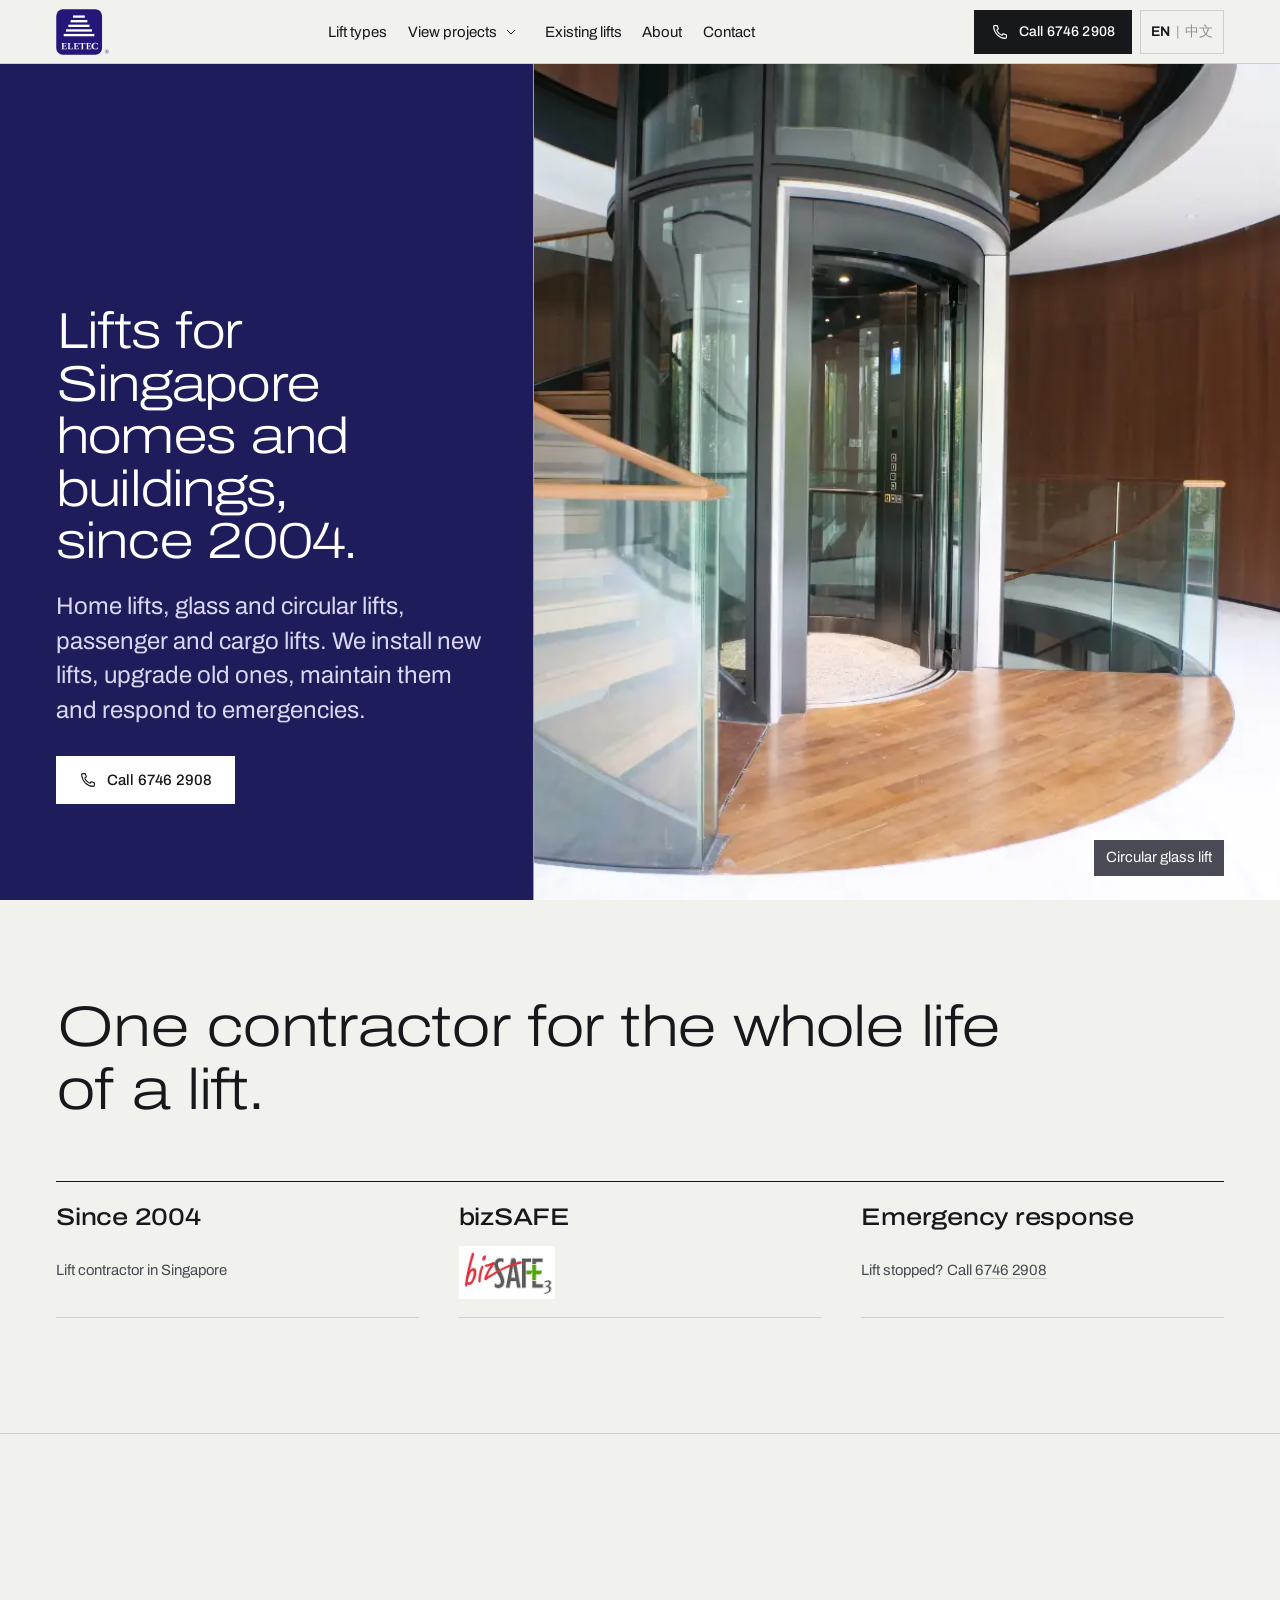
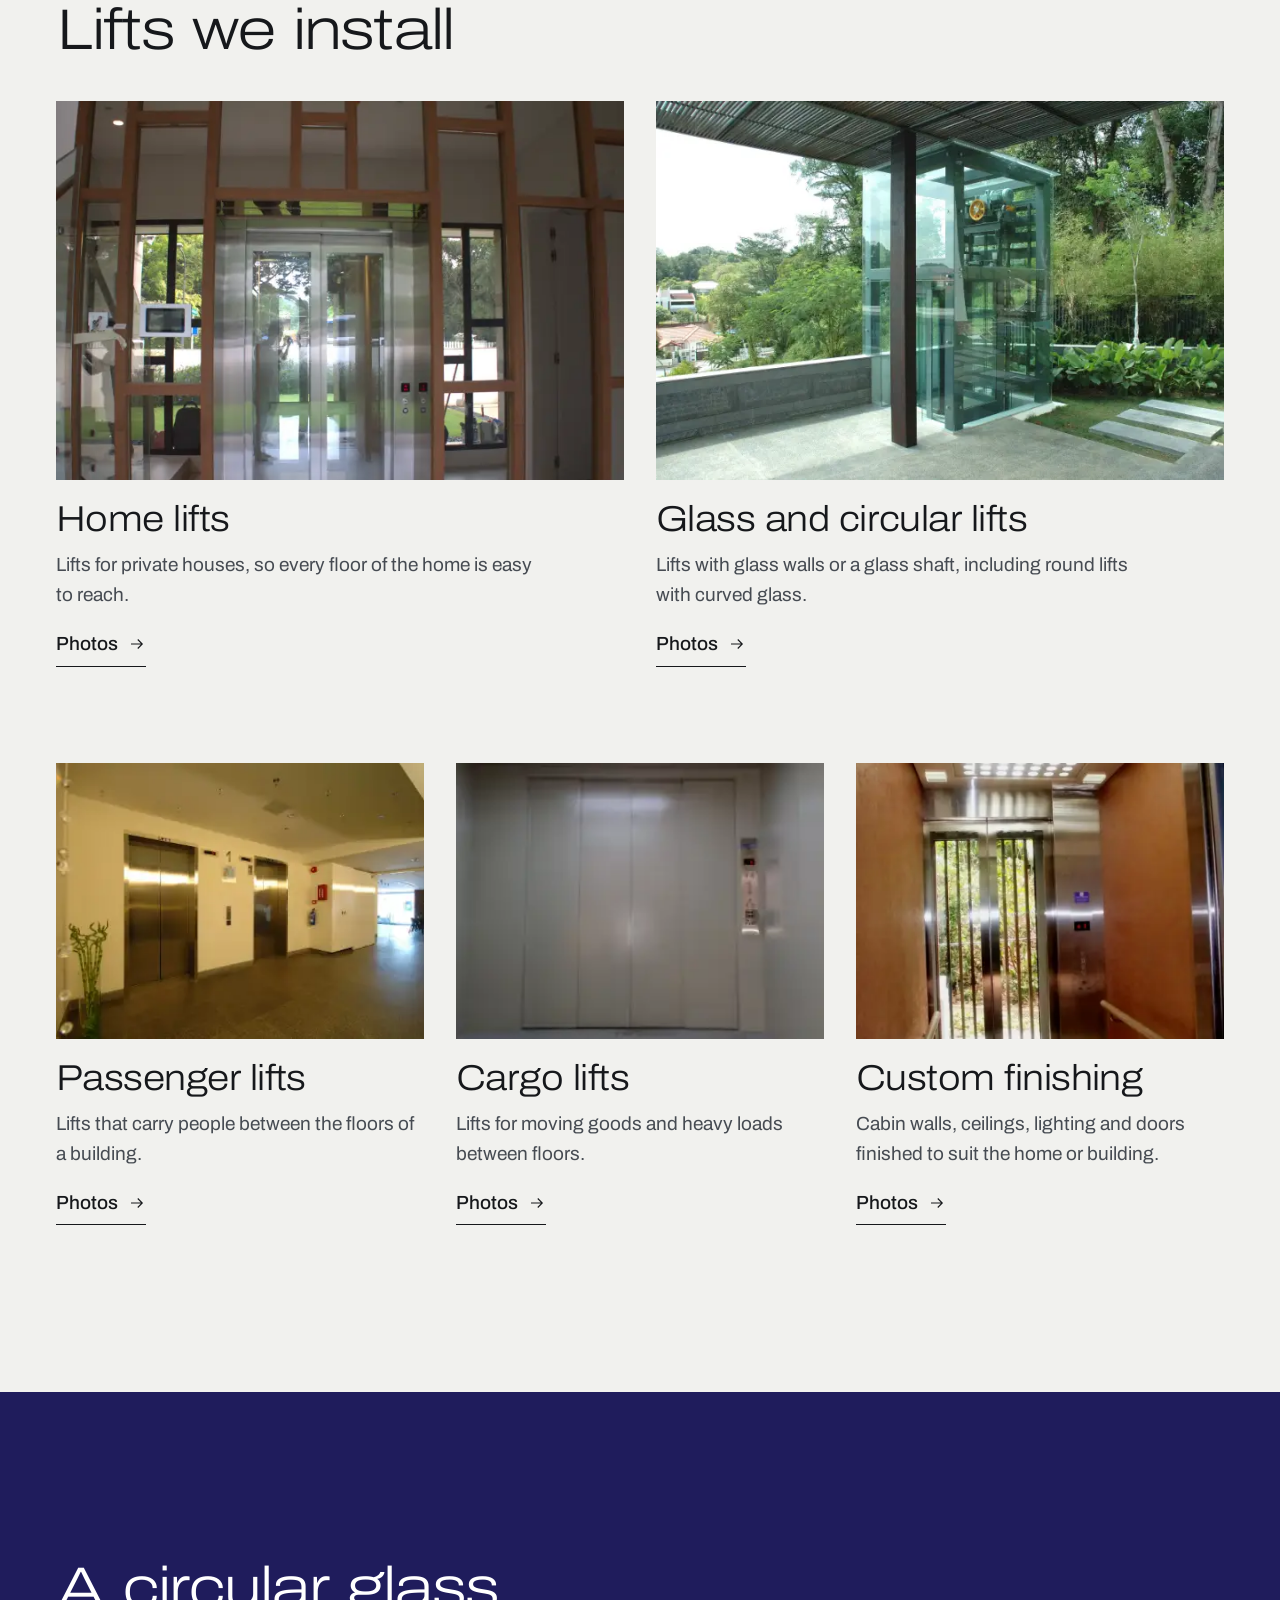
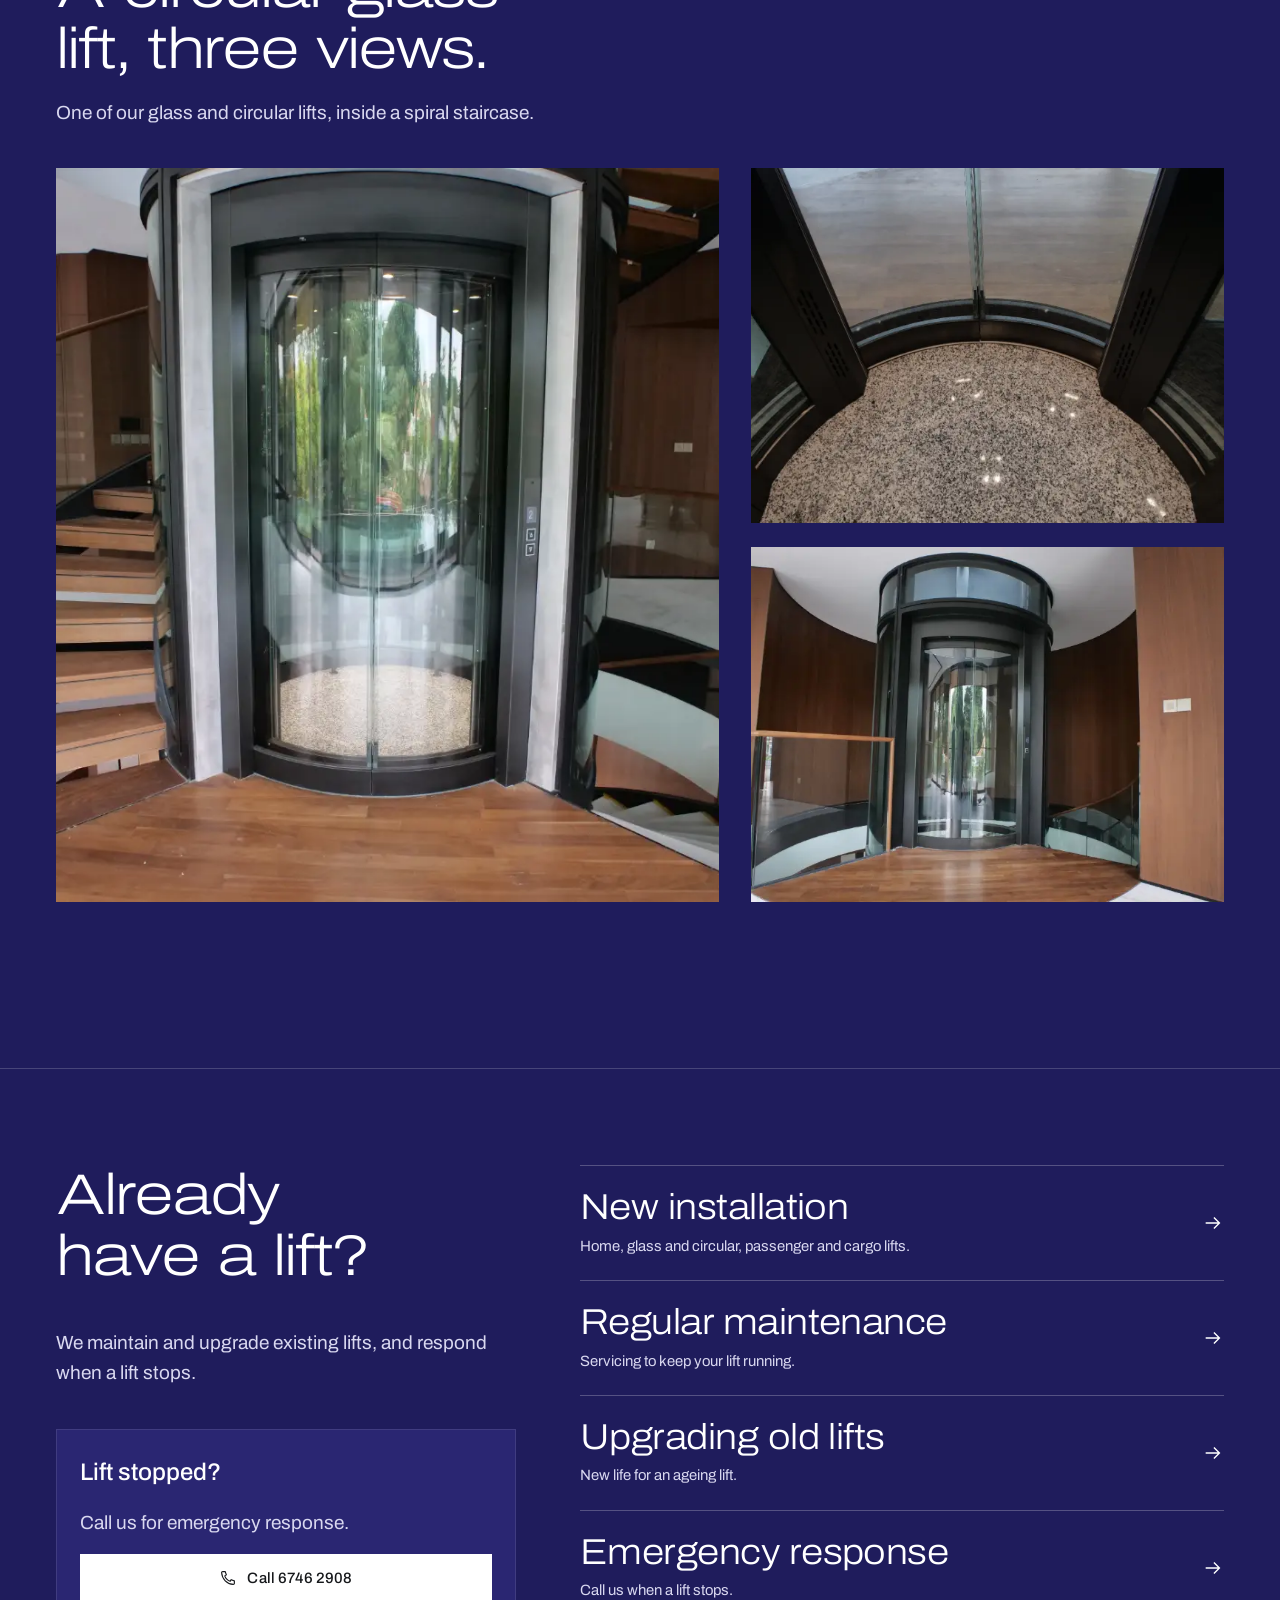
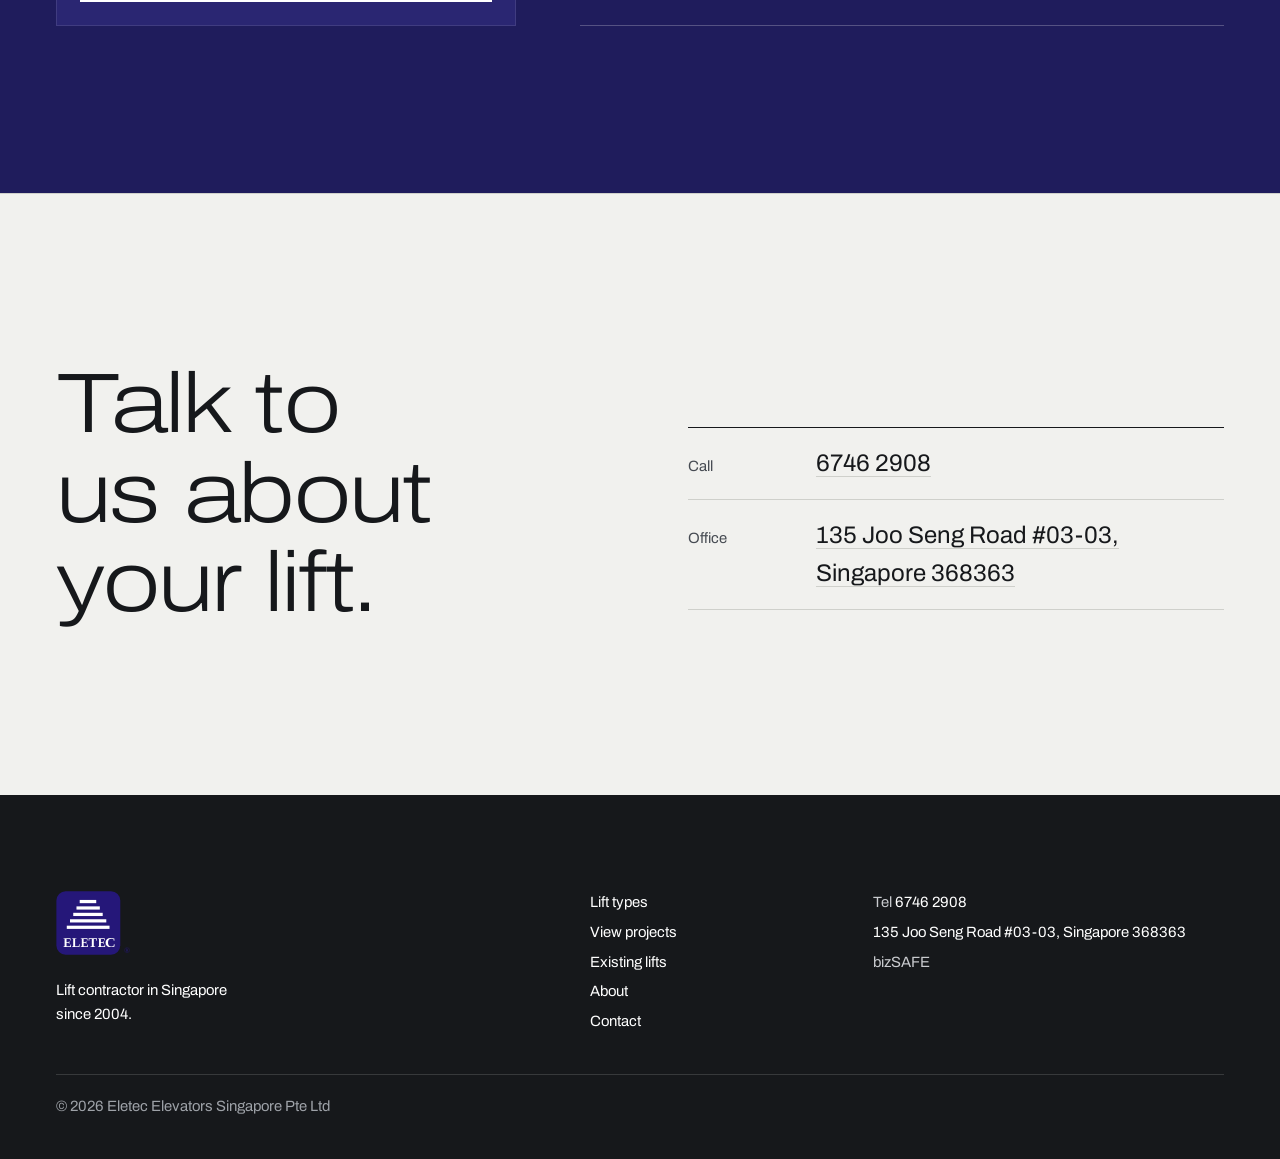
<file: index.html>
<!doctype html>
<html lang="en-SG">
<head>
<meta charset="utf-8">
<meta name="viewport" content="width=device-width, initial-scale=1, viewport-fit=cover">
<title>Eletec Elevators Singapore | Lifts for homes and buildings since 2004</title>
<meta name="description" content="Singapore lift contractor since 2004. Home lifts, glass and circular lifts, passenger and cargo lifts: new installation, upgrading, maintenance and emergency response.">
<meta name="robots" content="noindex, nofollow">
<link rel="canonical" href="https://eletec.com.sg/">
<meta property="og:type" content="website">
<meta property="og:site_name" content="Eletec Elevators Singapore">
<meta property="og:title" content="Eletec Elevators Singapore | Lifts for homes and buildings since 2004">
<meta property="og:description" content="Singapore lift contractor since 2004. Home lifts, glass and circular lifts, passenger and cargo lifts: new installation, upgrading, maintenance and emergency response.">
<meta property="og:image" content="https://eletec.com.sg/img/og-eletec.jpg">
<meta property="og:image:width" content="1200"><meta property="og:image:height" content="630">
<meta name="twitter:card" content="summary_large_image">
<meta name="theme-color" content="#1f1c5c">
<link rel="icon" href="img/eletec-favicon.svg" type="image/svg+xml">
<link rel="apple-touch-icon" href="img/eletec-touch-180.png">
<link rel="preload" href="fonts/archivo-wdth-latin.woff2" as="font" type="font/woff2" crossorigin>
<link rel="preload" as="image" href="img/circular-landing-1080.webp" imagesrcset="img/circular-landing-640.webp 640w, img/circular-landing-1080.webp 1080w, img/circular-landing-1600.webp 1600w, img/circular-landing-2200.webp 2200w, img/circular-landing-2880.webp 2880w" imagesizes="(min-width: 900px) 58vw, 100vw">
<link rel="stylesheet" href="css/site.css?v=1795293241">
<script type="application/ld+json">{"@context":"https://schema.org","@type":"HomeAndConstructionBusiness","name":"Eletec Elevators Singapore Pte Ltd","url":"https://eletec.com.sg/","telephone":"+65 6746 2908","foundingDate":"2004","image":"https://eletec.com.sg/img/og-eletec.jpg","address":{"@type":"PostalAddress","streetAddress":"135 Joo Seng Road #03-03","addressLocality":"Singapore","postalCode":"368363","addressCountry":"SG"},"areaServed":"Singapore","description":"Lift contractor in Singapore since 2004: home lifts, glass and circular lifts, passenger and cargo lifts. New installation, upgrading, maintenance and emergency response."}</script>
<meta name="x-zh-title" content="Eletec Elevators Singapore｜自2004年起为住宅和建筑提供电梯"><meta name="x-zh-description" content="自2004年起的新加坡电梯承包商。家用电梯、玻璃及圆形电梯、客梯和货梯：新电梯安装、翻新、保养和紧急响应。">
<script>try{if(localStorage.getItem('eletec-lang')==='zh'){var h=document.documentElement;h.lang='zh-Hans';var t=document.querySelector('title');t.setAttribute('data-en',t.textContent);t.textContent=document.querySelector('meta[name=x-zh-title]').content;}}catch(e){}</script>
</head>
<body>
<a class="skip" href="#main"><span class="l-en">Skip to content</span><span class="l-zh" lang="zh-Hans">跳到正文</span></a>
<header class="site-header">
  <div class="wrap">
    <a class="brand" href="index.html"><img class="brand__logo" src="img/eletec-logo.svg" width="206" height="179" alt="Eletec home" data-zh-alt="Eletec 首页"></a>
    <nav class="nav" aria-label="Main" data-zh-aria-label="主导航"><ul><li><a href="index.html#types"><span class="l-en">Lift types</span><span class="l-zh" lang="zh-Hans">电梯类型</span></a></li><li class="has-dd"><a href="projects.html"><span class="l-en">View projects</span><span class="l-zh" lang="zh-Hans">查看项目</span></a><button class="dd-btn" type="button" aria-expanded="false" aria-controls="dd-projects" aria-label="Show projects by lift type" data-zh-aria-label="按电梯类型显示项目"><svg viewBox="0 0 24 24" fill="none" stroke="currentColor" stroke-width="1.5" aria-hidden="true"><path d="M6 9l6 6 6-6"/></svg></button><ul class="dd" id="dd-projects"><li><a href="projects.html"><span class="l-en">All projects</span><span class="l-zh" lang="zh-Hans">全部项目</span></a></li><li><a href="projects.html#home"><span class="l-en">Home lifts</span><span class="l-zh" lang="zh-Hans">家用电梯</span></a></li><li><a href="projects.html#glass"><span class="l-en">Glass and circular lifts</span><span class="l-zh" lang="zh-Hans">玻璃及圆形电梯</span></a></li><li><a href="projects.html#passenger"><span class="l-en">Passenger lifts</span><span class="l-zh" lang="zh-Hans">客梯</span></a></li><li><a href="projects.html#cargo"><span class="l-en">Cargo lifts</span><span class="l-zh" lang="zh-Hans">货梯</span></a></li><li><a href="projects.html#custom"><span class="l-en">Custom finishing</span><span class="l-zh" lang="zh-Hans">定制装饰</span></a></li></ul></li><li><a href="existing-lifts.html"><span class="l-en">Existing lifts</span><span class="l-zh" lang="zh-Hans">现有电梯</span></a></li><li><a href="about.html"><span class="l-en">About</span><span class="l-zh" lang="zh-Hans">关于我们</span></a></li><li><a href="contact.html"><span class="l-en">Contact</span><span class="l-zh" lang="zh-Hans">联系我们</span></a></li></ul></nav>
    <div class="header-actions">
      <a class="btn btn--ghost btn--sm header-wa" href="#" data-wa hidden><svg viewBox="0 0 24 24" fill="none" stroke="currentColor" stroke-width="1.5" aria-hidden="true"><path d="M4 20l1.2-4A8.5 8.5 0 1 1 8.3 19Z"/><path d="M9 8.6c0 3.3 2.7 6.4 6.3 6.4l.9-1.6-1.9-.9-.8.8a4.5 4.5 0 0 1-2.4-2.4l.8-.8-.9-1.9Z"/></svg>WhatsApp</a>
      <a class="btn btn--solid btn--sm header-call" href="tel:+6567462908"><svg viewBox="0 0 24 24" fill="none" stroke="currentColor" stroke-width="1.5" aria-hidden="true"><path d="M5 3.5h3.2l1.6 4.3-2.1 1.4a11 11 0 0 0 7.1 7.1l1.4-2.1 4.3 1.6V19a1.5 1.5 0 0 1-1.6 1.5A16.5 16.5 0 0 1 3.5 5.1 1.5 1.5 0 0 1 5 3.5Z"/></svg><span class="l-en">Call 6746 2908</span><span class="l-zh" lang="zh-Hans">致电 6746 2908</span></a>
      <button class="lang-toggle" type="button" data-lang-toggle aria-label="Language / 语言"><span class="lt-en">EN</span><span class="lt-sep" aria-hidden="true">|</span><span class="lt-zh" lang="zh-Hans">中文</span></button>
      <button class="menu-btn" type="button" data-menu-open aria-expanded="false" aria-controls="menu"><i></i><span class="l-en">Menu</span><span class="l-zh" lang="zh-Hans">菜单</span></button>
    </div>
  </div>
</header>
<div class="menu on-dark" id="menu" data-open="false" aria-label="Menu" data-zh-aria-label="菜单">
  <div class="menu__top"><a class="brand" href="index.html"><img class="brand__logo" src="img/eletec-logo.svg" width="206" height="179" alt="Eletec home" data-zh-alt="Eletec 首页"></a><button class="menu-btn" type="button" data-menu-close><span class="l-en">Close</span><span class="l-zh" lang="zh-Hans">关闭</span></button></div>
  <nav aria-label="Menu" data-zh-aria-label="菜单"><ul><li><a class="menu__link" href="index.html"><span class="l-en">Home</span><span class="l-zh" lang="zh-Hans">首页</span><svg viewBox="0 0 24 24" fill="none" stroke="currentColor" stroke-width="1.5" aria-hidden="true"><path d="M4 12h15M13 6l6 6-6 6"/></svg></a></li><li><a class="menu__link" href="index.html#types"><span class="l-en">Lift types</span><span class="l-zh" lang="zh-Hans">电梯类型</span><svg viewBox="0 0 24 24" fill="none" stroke="currentColor" stroke-width="1.5" aria-hidden="true"><path d="M4 12h15M13 6l6 6-6 6"/></svg></a></li><li><a class="menu__link" href="existing-lifts.html"><span class="l-en">Existing lifts</span><span class="l-zh" lang="zh-Hans">现有电梯</span><svg viewBox="0 0 24 24" fill="none" stroke="currentColor" stroke-width="1.5" aria-hidden="true"><path d="M4 12h15M13 6l6 6-6 6"/></svg></a></li><li><a class="menu__link" href="about.html"><span class="l-en">About</span><span class="l-zh" lang="zh-Hans">关于我们</span><svg viewBox="0 0 24 24" fill="none" stroke="currentColor" stroke-width="1.5" aria-hidden="true"><path d="M4 12h15M13 6l6 6-6 6"/></svg></a></li><li><a class="menu__link" href="contact.html"><span class="l-en">Contact</span><span class="l-zh" lang="zh-Hans">联系我们</span><svg viewBox="0 0 24 24" fill="none" stroke="currentColor" stroke-width="1.5" aria-hidden="true"><path d="M4 12h15M13 6l6 6-6 6"/></svg></a></li><li class="menu__acc"><button class="menu__link menu__toggle" type="button" aria-expanded="false" aria-controls="menu-projects" data-acc><span class="l-en">View projects</span><span class="l-zh" lang="zh-Hans">查看项目</span><svg viewBox="0 0 24 24" fill="none" stroke="currentColor" stroke-width="1.5" aria-hidden="true"><path d="M6 9l6 6 6-6"/></svg></button><ul class="menu__subs" id="menu-projects" hidden><li><a class="menu__sub" href="projects.html"><span class="l-en">All projects</span><span class="l-zh" lang="zh-Hans">全部项目</span></a></li><li><a class="menu__sub" href="projects.html#home"><span class="l-en">Home lifts</span><span class="l-zh" lang="zh-Hans">家用电梯</span></a></li><li><a class="menu__sub" href="projects.html#glass"><span class="l-en">Glass and circular lifts</span><span class="l-zh" lang="zh-Hans">玻璃及圆形电梯</span></a></li><li><a class="menu__sub" href="projects.html#passenger"><span class="l-en">Passenger lifts</span><span class="l-zh" lang="zh-Hans">客梯</span></a></li><li><a class="menu__sub" href="projects.html#cargo"><span class="l-en">Cargo lifts</span><span class="l-zh" lang="zh-Hans">货梯</span></a></li><li><a class="menu__sub" href="projects.html#custom"><span class="l-en">Custom finishing</span><span class="l-zh" lang="zh-Hans">定制装饰</span></a></li></ul></li></ul></nav>
  <div class="menu__foot">
    <a class="btn btn--light" href="tel:+6567462908"><svg viewBox="0 0 24 24" fill="none" stroke="currentColor" stroke-width="1.5" aria-hidden="true"><path d="M5 3.5h3.2l1.6 4.3-2.1 1.4a11 11 0 0 0 7.1 7.1l1.4-2.1 4.3 1.6V19a1.5 1.5 0 0 1-1.6 1.5A16.5 16.5 0 0 1 3.5 5.1 1.5 1.5 0 0 1 5 3.5Z"/></svg><span class="l-en">Call 6746 2908</span><span class="l-zh" lang="zh-Hans">致电 6746 2908</span></a>
    <a class="btn btn--ghost" href="#" data-wa hidden><svg viewBox="0 0 24 24" fill="none" stroke="currentColor" stroke-width="1.5" aria-hidden="true"><path d="M4 20l1.2-4A8.5 8.5 0 1 1 8.3 19Z"/><path d="M9 8.6c0 3.3 2.7 6.4 6.3 6.4l.9-1.6-1.9-.9-.8.8a4.5 4.5 0 0 1-2.4-2.4l.8-.8-.9-1.9Z"/></svg>WhatsApp</a>
  </div>
</div>
<main id="main">
<section class="hero" aria-labelledby="hero-title">
  <img src="img/circular-landing-640.webp" srcset="img/circular-landing-400.webp 400w, img/circular-landing-640.webp 640w, img/circular-landing-1080.webp 1080w, img/circular-landing-1600.webp 1600w, img/circular-landing-2200.webp 2200w, img/circular-landing-2880.webp 2880w" sizes="(min-width: 900px) 58vw, 100vw" width="640" height="480" alt="A circular glass lift rising through the middle of a timber spiral staircase" data-zh-alt="从木质螺旋楼梯中央升起的圆形玻璃电梯" fetchpriority="high" decoding="async">
  <div class="hero__copy wrap">
    <h1 id="hero-title" class="display"><span class="l-en">Lifts for Singapore homes and buildings, since 2004.</span><span class="l-zh" lang="zh-Hans">自2004年起，为新加坡住宅与楼宇提供电梯。</span></h1>
    <p><span class="l-en">Home lifts, glass and circular lifts, passenger and cargo lifts. We install new lifts, upgrade old ones, maintain them and respond to emergencies.</span><span class="l-zh" lang="zh-Hans">家用电梯、玻璃及圆形电梯、客梯和货梯。我们安装新电梯、翻新旧电梯、定期保养，并提供紧急响应。</span></p>
    <div class="hero__actions"><a class="btn btn--light" href="tel:+6567462908"><svg viewBox="0 0 24 24" fill="none" stroke="currentColor" stroke-width="1.5" aria-hidden="true"><path d="M5 3.5h3.2l1.6 4.3-2.1 1.4a11 11 0 0 0 7.1 7.1l1.4-2.1 4.3 1.6V19a1.5 1.5 0 0 1-1.6 1.5A16.5 16.5 0 0 1 3.5 5.1 1.5 1.5 0 0 1 5 3.5Z"/></svg><span class="l-en">Call 6746 2908</span><span class="l-zh" lang="zh-Hans">致电 6746 2908</span></a><a class="btn btn--ghost" href="#" data-wa hidden><svg viewBox="0 0 24 24" fill="none" stroke="currentColor" stroke-width="1.5" aria-hidden="true"><path d="M4 20l1.2-4A8.5 8.5 0 1 1 8.3 19Z"/><path d="M9 8.6c0 3.3 2.7 6.4 6.3 6.4l.9-1.6-1.9-.9-.8.8a4.5 4.5 0 0 1-2.4-2.4l.8-.8-.9-1.9Z"/></svg>WhatsApp</a></div>
  </div>
  <p class="hero__caption"><span class="l-en">Circular glass lift</span><span class="l-zh" lang="zh-Hans">圆形玻璃电梯</span></p>
</section>

<section class="section--tight"><div class="wrap intro">
  <p class="intro__text"><span class="l-en">One contractor for the whole life of a lift.</span><span class="l-zh" lang="zh-Hans">一部电梯的整个生命周期，交给同一家承包商。</span></p>
  <dl class="plate">
    <div><dt><span class="l-en">Since 2004</span><span class="l-zh" lang="zh-Hans">始于2004年</span></dt><dd><span class="l-en">Lift contractor in Singapore</span><span class="l-zh" lang="zh-Hans">新加坡电梯承包商</span></dd></div>
    <div><dt>bizSAFE</dt><dd><img class="plate__logo" src="img/bizsafe-3-216.webp" width="216" height="118" alt="bizSAFE logo" data-zh-alt="bizSAFE 标志" loading="lazy"></dd></div>
    <div><dt><span class="l-en">Emergency response</span><span class="l-zh" lang="zh-Hans">紧急响应</span></dt><dd><span class="l-en">Lift stopped? Call</span><span class="l-zh" lang="zh-Hans">电梯停了？请致电</span> <a href="tel:+6567462908">6746 2908</a></dd></div>
  </dl>
</div></section>

<section class="section rule" id="types" aria-labelledby="types-title"><div class="wrap">
  <h2 id="types-title" class="display h-l" style="max-width:18ch;margin-bottom:var(--space-4)"><span class="l-en">Lifts we install</span><span class="l-zh" lang="zh-Hans">我们安装的电梯</span></h2>
  <div class="types">
    <article class="type type--big" id="home">
      <a class="type__media" href="projects.html#home" tabindex="-1"><img src="img/timber-frame-640.webp" srcset="img/timber-frame-400.webp 400w, img/timber-frame-640.webp 640w, img/timber-frame-1080.webp 1080w, img/timber-frame-1600.webp 1600w" sizes="(min-width: 1360px) 610px, (min-width: 700px) 46vw, 100vw" width="640" height="854" alt="A home lift with glass doors set inside a timber frame" data-zh-alt="嵌在木框中的玻璃门家用电梯" loading="lazy" decoding="async"></a>
      <h3><span class="l-en">Home lifts</span><span class="l-zh" lang="zh-Hans">家用电梯</span></h3><p><span class="l-en">Lifts for private houses, so every floor of the home is easy to reach.</span><span class="l-zh" lang="zh-Hans">为私人住宅而设，让家里每一层都方便到达。</span></p>
      <a class="link" href="projects.html#home"><span class="l-en">Photos</span><span class="l-zh" lang="zh-Hans">照片</span> <svg viewBox="0 0 24 24" fill="none" stroke="currentColor" stroke-width="1.5" aria-hidden="true"><path d="M4 12h15M13 6l6 6-6 6"/></svg></a>
    </article>
    <article class="type type--big" id="glass">
      <a class="type__media" href="projects.html#glass" tabindex="-1"><img src="img/glass-garden-640.webp" srcset="img/glass-garden-400.webp 400w, img/glass-garden-640.webp 640w, img/glass-garden-1080.webp 1080w, img/glass-garden-1600.webp 1600w, img/glass-garden-2400.webp 2400w" sizes="(min-width: 1360px) 610px, (min-width: 700px) 46vw, 100vw" width="640" height="426" alt="A glass lift shaft in a garden, with trees around it" data-zh-alt="花园中的玻璃电梯井，四周绿树环绕" loading="lazy" decoding="async"></a>
      <h3><span class="l-en">Glass and circular lifts</span><span class="l-zh" lang="zh-Hans">玻璃及圆形电梯</span></h3><p><span class="l-en">Lifts with glass walls or a glass shaft, including round lifts with curved glass.</span><span class="l-zh" lang="zh-Hans">玻璃轿厢或玻璃井道的电梯，包括弧形玻璃的圆形电梯。</span></p>
      <a class="link" href="projects.html#glass"><span class="l-en">Photos</span><span class="l-zh" lang="zh-Hans">照片</span> <svg viewBox="0 0 24 24" fill="none" stroke="currentColor" stroke-width="1.5" aria-hidden="true"><path d="M4 12h15M13 6l6 6-6 6"/></svg></a>
    </article>
    <article class="type" id="passenger">
      <a class="type__media" href="projects.html#passenger" tabindex="-1"><img src="img/lobby-pair-640.webp" srcset="img/lobby-pair-400.webp 400w, img/lobby-pair-640.webp 640w, img/lobby-pair-1080.webp 1080w, img/lobby-pair-1600.webp 1600w, img/lobby-pair-2400.webp 2400w, img/lobby-pair-2880.webp 2880w" sizes="(min-width: 1360px) 400px, (min-width: 900px) 30vw, (min-width: 700px) 46vw, 100vw" width="640" height="426" alt="Two stainless-steel passenger lifts in a building lobby" data-zh-alt="建筑大堂里的两部不锈钢客梯" loading="lazy" decoding="async"></a>
      <h3><span class="l-en">Passenger lifts</span><span class="l-zh" lang="zh-Hans">客梯</span></h3><p><span class="l-en">Lifts that carry people between the floors of a building.</span><span class="l-zh" lang="zh-Hans">在建筑楼层之间载人的电梯。</span></p>
      <a class="link" href="projects.html#passenger"><span class="l-en">Photos</span><span class="l-zh" lang="zh-Hans">照片</span> <svg viewBox="0 0 24 24" fill="none" stroke="currentColor" stroke-width="1.5" aria-hidden="true"><path d="M4 12h15M13 6l6 6-6 6"/></svg></a>
    </article>
    <article class="type" id="cargo">
      <a class="type__media" href="projects.html#cargo" tabindex="-1"><img src="img/wide-doors-640.webp" srcset="img/wide-doors-400.webp 400w, img/wide-doors-640.webp 640w, img/wide-doors-1080.webp 1080w, img/wide-doors-1600.webp 1600w" sizes="(min-width: 1360px) 400px, (min-width: 900px) 30vw, (min-width: 700px) 46vw, 100vw" width="640" height="360" alt="Wide stainless-steel lift doors" data-zh-alt="宽大的不锈钢电梯门" loading="lazy" decoding="async"></a>
      <h3><span class="l-en">Cargo lifts</span><span class="l-zh" lang="zh-Hans">货梯</span></h3><p><span class="l-en">Lifts for moving goods and heavy loads between floors.</span><span class="l-zh" lang="zh-Hans">在楼层之间运送货物和重物的电梯。</span></p>
      <a class="link" href="projects.html#cargo"><span class="l-en">Photos</span><span class="l-zh" lang="zh-Hans">照片</span> <svg viewBox="0 0 24 24" fill="none" stroke="currentColor" stroke-width="1.5" aria-hidden="true"><path d="M4 12h15M13 6l6 6-6 6"/></svg></a>
    </article>
    <article class="type" id="custom">
      <a class="type__media" href="projects.html#custom" tabindex="-1"><img src="img/cabin-timber-640.webp" srcset="img/cabin-timber-400.webp 400w, img/cabin-timber-640.webp 640w, img/cabin-timber-1080.webp 1080w, img/cabin-timber-1600.webp 1600w" sizes="(min-width: 1360px) 400px, (min-width: 900px) 30vw, (min-width: 700px) 46vw, 100vw" width="640" height="853" alt="A lift cabin with timber walls and a lit ceiling" data-zh-alt="木质墙面、带灯光天花板的电梯轿厢" loading="lazy" decoding="async"></a>
      <h3><span class="l-en">Custom finishing</span><span class="l-zh" lang="zh-Hans">定制装饰</span></h3><p><span class="l-en">Cabin walls, ceilings, lighting and doors finished to suit the home or building.</span><span class="l-zh" lang="zh-Hans">轿厢墙面、天花板、灯光和门，按住宅或建筑的风格定制。</span></p>
      <a class="link" href="projects.html#custom"><span class="l-en">Photos</span><span class="l-zh" lang="zh-Hans">照片</span> <svg viewBox="0 0 24 24" fill="none" stroke="currentColor" stroke-width="1.5" aria-hidden="true"><path d="M4 12h15M13 6l6 6-6 6"/></svg></a>
    </article>
  </div>
</div></section>

<section class="floors section on-dark" aria-labelledby="floors-title"><div class="wrap">
  <div class="floors__head"><h2 id="floors-title" class="display"><span class="l-en">A circular glass lift, three views.</span><span class="l-zh" lang="zh-Hans">一部圆形玻璃电梯，三个视角。</span></h2><p><span class="l-en">One of our glass and circular lifts, inside a spiral staircase.</span><span class="l-zh" lang="zh-Hans">我们的一部玻璃圆形电梯，位于螺旋楼梯之中。</span></p></div>
  <div class="floors__grid">
    <figure class="floor floor--main"><div class="floor__media"><img src="img/circular-ground-640.webp" srcset="img/circular-ground-400.webp 400w, img/circular-ground-640.webp 640w, img/circular-ground-1080.webp 1080w, img/circular-ground-1600.webp 1600w, img/circular-ground-2200.webp 2200w" sizes="(min-width: 800px) 55vw, 100vw" width="640" height="480" alt="The circular glass lift next to a timber spiral staircase" data-zh-alt="木质螺旋楼梯旁的圆形玻璃电梯" loading="lazy" decoding="async"></div></figure>
    <figure class="floor"><div class="floor__media"><img src="img/circular-floor-640.webp" srcset="img/circular-floor-400.webp 400w, img/circular-floor-640.webp 640w, img/circular-floor-1080.webp 1080w, img/circular-floor-1600.webp 1600w" sizes="(min-width: 800px) 38vw, 100vw" width="640" height="480" alt="The floor of the circular lift car, seen through its open curved doors" data-zh-alt="透过打开的弧形门看到的圆形电梯轿厢地面" loading="lazy" decoding="async"></div></figure>
    <figure class="floor"><div class="floor__media"><img src="img/circular-attic-640.webp" srcset="img/circular-attic-400.webp 400w, img/circular-attic-640.webp 640w, img/circular-attic-1080.webp 1080w, img/circular-attic-1600.webp 1600w" sizes="(min-width: 800px) 38vw, 100vw" width="640" height="480" alt="The circular glass lift at an upper floor, with curved glass doors" data-zh-alt="上层楼的圆形玻璃电梯，配弧形玻璃门" loading="lazy" decoding="async"></div></figure>
  </div>
</div></section>

<section class="field section on-dark" aria-labelledby="svc-title"><div class="wrap services">
  <div class="services__side">
    <h2 id="svc-title" class="display h-l"><span class="l-en">Already have a lift?</span><span class="l-zh" lang="zh-Hans">已有电梯？</span></h2>
    <p><span class="l-en">We maintain and upgrade existing lifts, and respond when a lift stops.</span><span class="l-zh" lang="zh-Hans">我们为现有电梯提供保养和翻新，并在电梯停运时响应处理。</span></p>
    <div class="emergency"><strong><span class="l-en">Lift stopped?</span><span class="l-zh" lang="zh-Hans">电梯停了？</span></strong><p><span class="l-en">Call us for emergency response.</span><span class="l-zh" lang="zh-Hans">请致电我们，紧急响应。</span></p><a class="btn btn--light" href="tel:+6567462908"><svg viewBox="0 0 24 24" fill="none" stroke="currentColor" stroke-width="1.5" aria-hidden="true"><path d="M5 3.5h3.2l1.6 4.3-2.1 1.4a11 11 0 0 0 7.1 7.1l1.4-2.1 4.3 1.6V19a1.5 1.5 0 0 1-1.6 1.5A16.5 16.5 0 0 1 3.5 5.1 1.5 1.5 0 0 1 5 3.5Z"/></svg><span class="l-en">Call 6746 2908</span><span class="l-zh" lang="zh-Hans">致电 6746 2908</span></a></div>
  </div>
  <ul class="svc-list">
    <li><a href="#types"><h3><span class="l-en">New installation</span><span class="l-zh" lang="zh-Hans">新电梯安装</span></h3><p><span class="l-en">Home, glass and circular, passenger and cargo lifts.</span><span class="l-zh" lang="zh-Hans">家用、玻璃及圆形、客梯和货梯。</span></p><svg viewBox="0 0 24 24" fill="none" stroke="currentColor" stroke-width="1.5" aria-hidden="true"><path d="M4 12h15M13 6l6 6-6 6"/></svg></a></li>
    <li><a href="existing-lifts.html#maintenance"><h3><span class="l-en">Regular maintenance</span><span class="l-zh" lang="zh-Hans">定期保养</span></h3><p><span class="l-en">Servicing to keep your lift running.</span><span class="l-zh" lang="zh-Hans">定期保养，让电梯正常运行。</span></p><svg viewBox="0 0 24 24" fill="none" stroke="currentColor" stroke-width="1.5" aria-hidden="true"><path d="M4 12h15M13 6l6 6-6 6"/></svg></a></li>
    <li><a href="existing-lifts.html#upgrading"><h3><span class="l-en">Upgrading old lifts</span><span class="l-zh" lang="zh-Hans">旧电梯翻新</span></h3><p><span class="l-en">New life for an ageing lift.</span><span class="l-zh" lang="zh-Hans">让老电梯焕然一新。</span></p><svg viewBox="0 0 24 24" fill="none" stroke="currentColor" stroke-width="1.5" aria-hidden="true"><path d="M4 12h15M13 6l6 6-6 6"/></svg></a></li>
    <li><a href="existing-lifts.html#emergency"><h3><span class="l-en">Emergency response</span><span class="l-zh" lang="zh-Hans">紧急响应</span></h3><p><span class="l-en">Call us when a lift stops.</span><span class="l-zh" lang="zh-Hans">电梯停运时，请致电我们。</span></p><svg viewBox="0 0 24 24" fill="none" stroke="currentColor" stroke-width="1.5" aria-hidden="true"><path d="M4 12h15M13 6l6 6-6 6"/></svg></a></li>
  </ul>
</div></section>
<section class="section fit rule" id="fit" data-needs-wa hidden aria-labelledby="fit-title"><div class="wrap split">
  <div><h2 id="fit-title" class="display"><span class="l-en">Will a lift fit my house?</span><span class="l-zh" lang="zh-Hans">我家装得下电梯吗？</span></h2><p class="muted" style="margin-top:16px;max-width:40ch"><span class="l-en">Answer a few quick questions. Your answers open in WhatsApp, ready to send to us.</span><span class="l-zh" lang="zh-Hans">回答几个简单问题。您的回答会在 WhatsApp 中打开，直接发给我们即可。</span></p></div>
  <form class="form form--fit" data-fit novalidate>
    <div class="form__row">
      <label for="fit-house"><span class="l-en">House type</span><span class="l-zh" lang="zh-Hans">房屋类型</span><select id="fit-house" name="house" required><option value="" data-zh="请选择">Choose one</option><option value="Terrace house" data-zh="排屋">Terrace house</option><option value="Semi-detached house" data-zh="半独立式洋房">Semi-detached house</option><option value="Detached house or bungalow" data-zh="独立式洋房">Detached house or bungalow</option><option value="Cluster house" data-zh="集群式住宅">Cluster house</option><option value="Shophouse" data-zh="店屋">Shophouse</option><option value="Other" data-zh="其他">Other</option></select></label>
      <label for="fit-floors"><span class="l-en">Number of floors</span><span class="l-zh" lang="zh-Hans">楼层数</span><select id="fit-floors" name="floors" required><option value="" data-zh="请选择">Choose one</option><option value="2">2</option><option value="3">3</option><option value="4">4</option><option value="5">5</option><option value="6 or more" data-zh="6层或以上">6 or more</option></select></label>
    </div>
    <label for="fit-space"><span class="l-en">Rough space available</span><span class="l-zh" lang="zh-Hans">大约可用空间</span><input id="fit-space" name="space" placeholder="For example: about 1.5 m by 1.5 m, or not sure" data-zh-placeholder="例如：约 1.5 米 × 1.5 米，或不确定"></label>
    <label for="fit-when"><span class="l-en">Timeline</span><span class="l-zh" lang="zh-Hans">时间安排</span><select id="fit-when" name="timeline" required><option value="" data-zh="请选择">Choose one</option><option value="As soon as possible" data-zh="越快越好">As soon as possible</option><option value="Within 6 months" data-zh="6个月内">Within 6 months</option><option value="Within a year" data-zh="一年内">Within a year</option><option value="Just exploring" data-zh="先了解一下">Just exploring</option></select></label>
    <div class="form__row">
      <label for="fit-name"><span class="l-en">Your name</span><span class="l-zh" lang="zh-Hans">您的姓名</span><input id="fit-name" name="name" autocomplete="name" required></label>
      <label for="fit-phone"><span class="l-en">Phone</span><span class="l-zh" lang="zh-Hans">电话</span><input id="fit-phone" name="phone" type="tel" autocomplete="tel" inputmode="tel" required></label>
    </div>
    <div><button class="btn btn--solid" type="submit"><svg viewBox="0 0 24 24" fill="none" stroke="currentColor" stroke-width="1.5" aria-hidden="true"><path d="M4 20l1.2-4A8.5 8.5 0 1 1 8.3 19Z"/><path d="M9 8.6c0 3.3 2.7 6.4 6.3 6.4l.9-1.6-1.9-.9-.8.8a4.5 4.5 0 0 1-2.4-2.4l.8-.8-.9-1.9Z"/></svg><span class="l-en">Send by WhatsApp</span><span class="l-zh" lang="zh-Hans">通过 WhatsApp 发送</span></button></div>
    <p class="note" data-form-note role="status" aria-live="polite"></p>
  </form>
</div></section>

<section class="section rule"><div class="wrap close">
  <h2 class="display"><span class="l-en">Talk to us about your lift.</span><span class="l-zh" lang="zh-Hans">和我们聊聊您的电梯。</span></h2>
  <dl class="contact-list">
    <div><dt><span class="l-en">Call</span><span class="l-zh" lang="zh-Hans">电话</span></dt><dd><a href="tel:+6567462908">6746 2908</a></dd></div>
    <div data-needs-wa hidden><dt>WhatsApp</dt><dd><a href="#" data-wa-text>WhatsApp</a></dd></div>
    <div><dt><span class="l-en">Office</span><span class="l-zh" lang="zh-Hans">办公室</span></dt><dd><a href="https://www.google.com/maps/search/?api=1&query=135+Joo+Seng+Road+Singapore+368363" rel="noopener">135 Joo Seng Road #03-03, Singapore 368363</a></dd></div>
  </dl>
</div></section>
</main>
<footer class="site-footer on-dark">
  <div class="wrap">
    <div class="foot">
      <div>
        <a class="brand brand--foot" href="index.html"><img class="brand__logo" src="img/eletec-logo.svg" width="206" height="179" alt="Eletec home" data-zh-alt="Eletec 首页"></a>
        <p class="foot__tag"><span class="l-en">Lift contractor in Singapore since 2004.</span><span class="l-zh" lang="zh-Hans">自2004年起的新加坡电梯承包商。</span></p>
      </div>
      <div><ul><li><a href="index.html#types"><span class="l-en">Lift types</span><span class="l-zh" lang="zh-Hans">电梯类型</span></a></li><li><a href="projects.html"><span class="l-en">View projects</span><span class="l-zh" lang="zh-Hans">查看项目</span></a></li><li><a href="existing-lifts.html"><span class="l-en">Existing lifts</span><span class="l-zh" lang="zh-Hans">现有电梯</span></a></li><li><a href="about.html"><span class="l-en">About</span><span class="l-zh" lang="zh-Hans">关于我们</span></a></li><li><a href="contact.html"><span class="l-en">Contact</span><span class="l-zh" lang="zh-Hans">联系我们</span></a></li></ul></div>
      <div>
        <ul>
          <li><span class="l-en">Tel</span><span class="l-zh" lang="zh-Hans">电话</span> <a href="tel:+6567462908">6746 2908</a></li>
          <li><a href="https://www.google.com/maps/search/?api=1&query=135+Joo+Seng+Road+Singapore+368363" rel="noopener">135 Joo Seng Road #03-03, Singapore 368363</a></li>
          <li>bizSAFE</li>
        </ul>
      </div>
    </div>
    <div class="foot__base"><span>© 2026 Eletec Elevators Singapore Pte Ltd</span></div>
  </div>
</footer>
<nav class="callbar" aria-label="Quick contact" data-zh-aria-label="快速联系">
  <a class="cb-call" href="tel:+6567462908"><svg viewBox="0 0 24 24" fill="none" stroke="currentColor" stroke-width="1.5" aria-hidden="true"><path d="M5 3.5h3.2l1.6 4.3-2.1 1.4a11 11 0 0 0 7.1 7.1l1.4-2.1 4.3 1.6V19a1.5 1.5 0 0 1-1.6 1.5A16.5 16.5 0 0 1 3.5 5.1 1.5 1.5 0 0 1 5 3.5Z"/></svg><span class="l-en">Call 6746 2908</span><span class="l-zh" lang="zh-Hans">致电 6746 2908</span></a>
  <a class="cb-wa" href="#" data-wa hidden><svg viewBox="0 0 24 24" fill="none" stroke="currentColor" stroke-width="1.5" aria-hidden="true"><path d="M4 20l1.2-4A8.5 8.5 0 1 1 8.3 19Z"/><path d="M9 8.6c0 3.3 2.7 6.4 6.3 6.4l.9-1.6-1.9-.9-.8.8a4.5 4.5 0 0 1-2.4-2.4l.8-.8-.9-1.9Z"/></svg>WhatsApp</a>
</nav>
<script src="config.js"></script>
<script src="js/site.js?v=1795293241" defer></script>
</body>
</html>
</file>
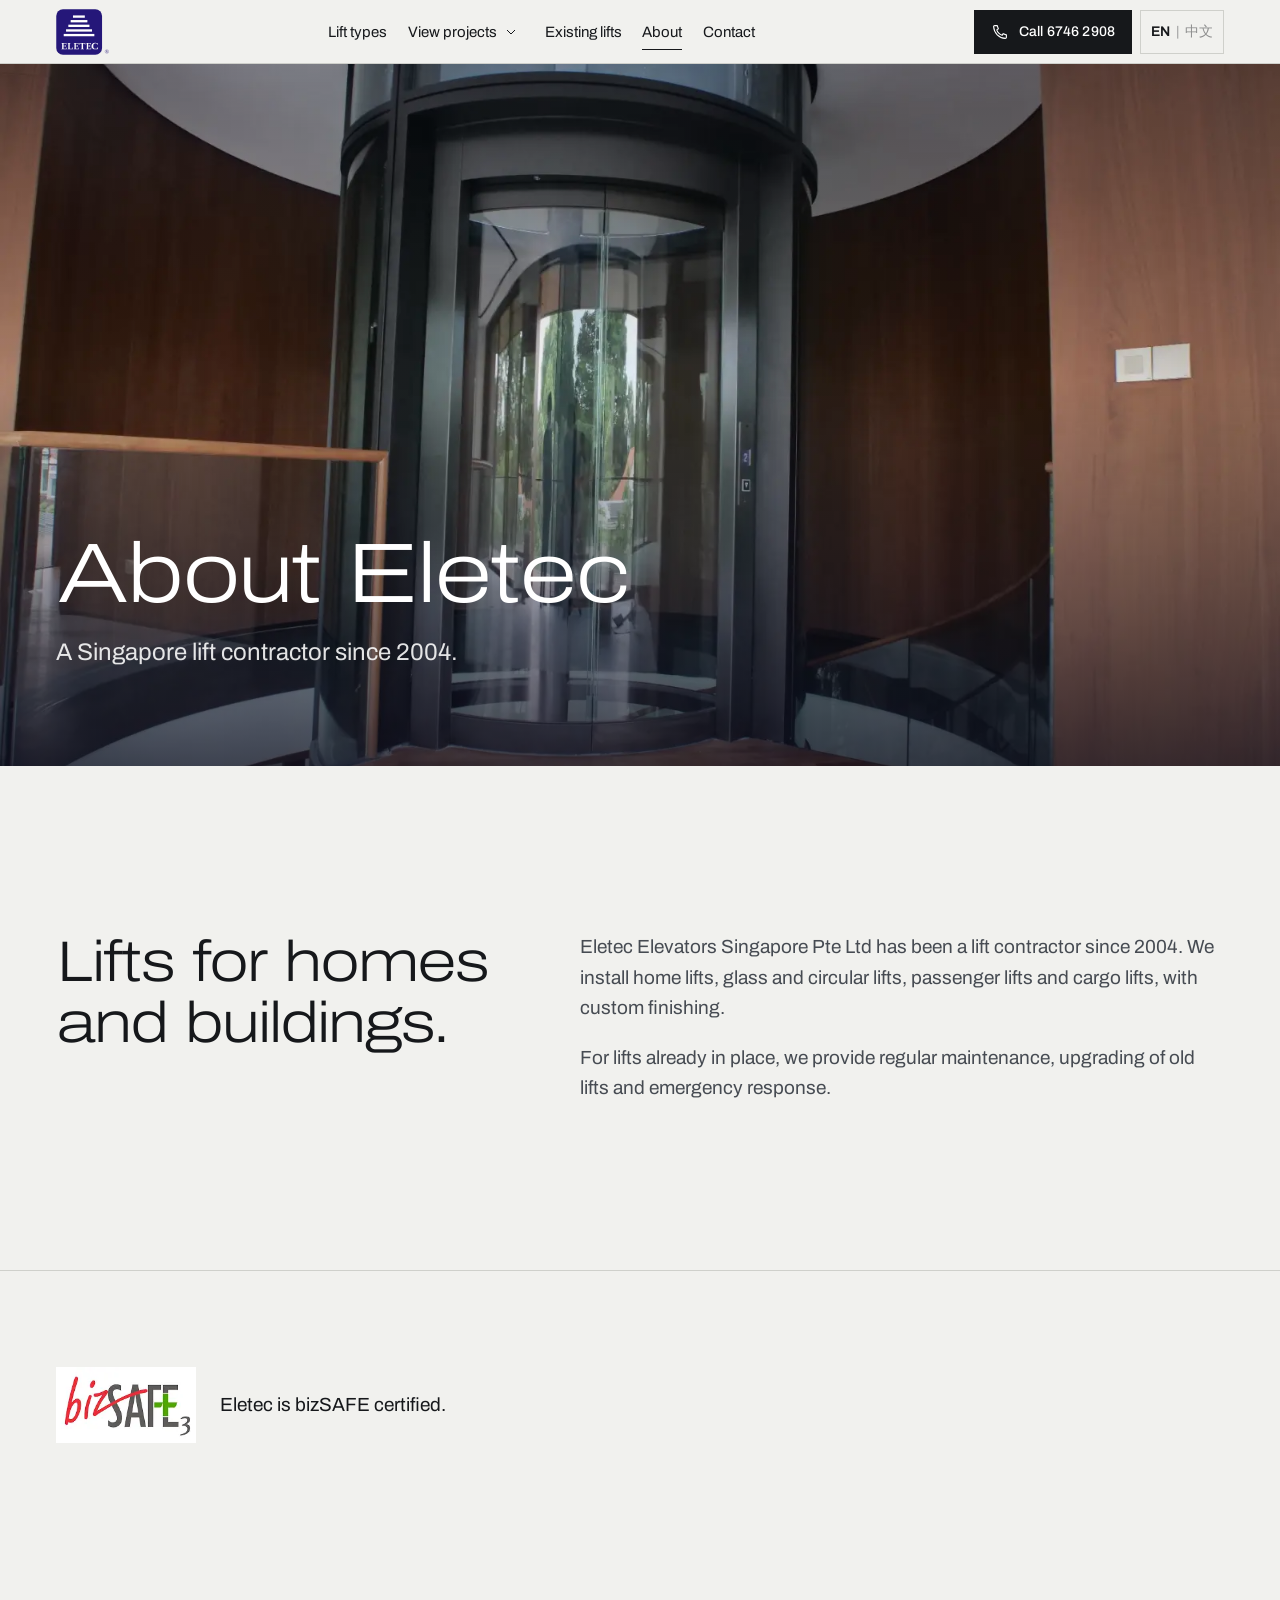
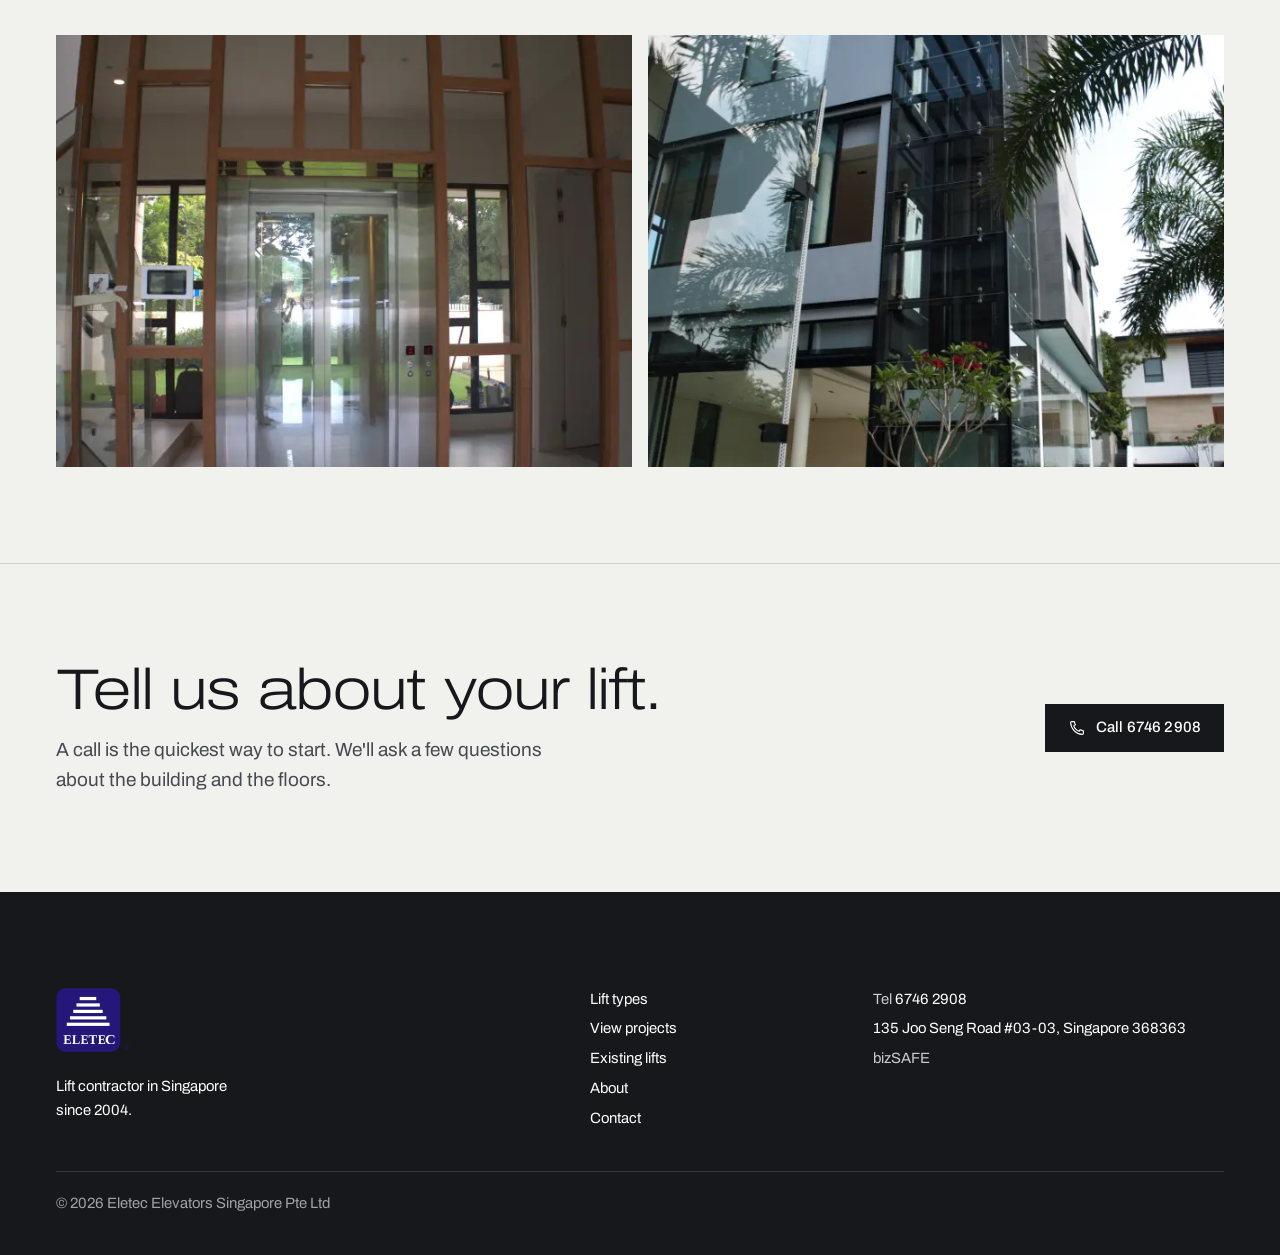
<file: about.html>
<!doctype html>
<html lang="en-SG">
<head>
<meta charset="utf-8">
<meta name="viewport" content="width=device-width, initial-scale=1, viewport-fit=cover">
<title>About Eletec Elevators Singapore | Lift contractor since 2004</title>
<meta name="description" content="Eletec Elevators Singapore Pte Ltd: lift contractor since 2004. Home, glass and circular, passenger and cargo lifts. bizSAFE.">
<meta name="robots" content="noindex, nofollow">
<link rel="canonical" href="https://eletec.com.sg/about.html">
<meta property="og:type" content="website">
<meta property="og:site_name" content="Eletec Elevators Singapore">
<meta property="og:title" content="About Eletec Elevators Singapore | Lift contractor since 2004">
<meta property="og:description" content="Eletec Elevators Singapore Pte Ltd: lift contractor since 2004. Home, glass and circular, passenger and cargo lifts. bizSAFE.">
<meta property="og:image" content="https://eletec.com.sg/img/og-eletec.jpg">
<meta property="og:image:width" content="1200"><meta property="og:image:height" content="630">
<meta name="twitter:card" content="summary_large_image">
<meta name="theme-color" content="#1f1c5c">
<link rel="icon" href="img/eletec-favicon.svg" type="image/svg+xml">
<link rel="apple-touch-icon" href="img/eletec-touch-180.png">
<link rel="preload" href="fonts/archivo-wdth-latin.woff2" as="font" type="font/woff2" crossorigin>
<link rel="stylesheet" href="css/site.css?v=1795293241">
<script type="application/ld+json">{"@context":"https://schema.org","@type":"HomeAndConstructionBusiness","name":"Eletec Elevators Singapore Pte Ltd","url":"https://eletec.com.sg/","telephone":"+65 6746 2908","foundingDate":"2004","image":"https://eletec.com.sg/img/og-eletec.jpg","address":{"@type":"PostalAddress","streetAddress":"135 Joo Seng Road #03-03","addressLocality":"Singapore","postalCode":"368363","addressCountry":"SG"},"areaServed":"Singapore","description":"Lift contractor in Singapore since 2004: home lifts, glass and circular lifts, passenger and cargo lifts. New installation, upgrading, maintenance and emergency response."}</script>
<meta name="x-zh-title" content="关于 Eletec Elevators Singapore｜自2004年起的电梯承包商"><meta name="x-zh-description" content="Eletec Elevators Singapore Pte Ltd：自2004年起的电梯承包商。家用、玻璃及圆形、客梯和货梯。bizSAFE。">
<script>try{if(localStorage.getItem('eletec-lang')==='zh'){var h=document.documentElement;h.lang='zh-Hans';var t=document.querySelector('title');t.setAttribute('data-en',t.textContent);t.textContent=document.querySelector('meta[name=x-zh-title]').content;}}catch(e){}</script>
</head>
<body>
<a class="skip" href="#main"><span class="l-en">Skip to content</span><span class="l-zh" lang="zh-Hans">跳到正文</span></a>
<header class="site-header">
  <div class="wrap">
    <a class="brand" href="index.html"><img class="brand__logo" src="img/eletec-logo.svg" width="206" height="179" alt="Eletec home" data-zh-alt="Eletec 首页"></a>
    <nav class="nav" aria-label="Main" data-zh-aria-label="主导航"><ul><li><a href="index.html#types"><span class="l-en">Lift types</span><span class="l-zh" lang="zh-Hans">电梯类型</span></a></li><li class="has-dd"><a href="projects.html"><span class="l-en">View projects</span><span class="l-zh" lang="zh-Hans">查看项目</span></a><button class="dd-btn" type="button" aria-expanded="false" aria-controls="dd-projects" aria-label="Show projects by lift type" data-zh-aria-label="按电梯类型显示项目"><svg viewBox="0 0 24 24" fill="none" stroke="currentColor" stroke-width="1.5" aria-hidden="true"><path d="M6 9l6 6 6-6"/></svg></button><ul class="dd" id="dd-projects"><li><a href="projects.html"><span class="l-en">All projects</span><span class="l-zh" lang="zh-Hans">全部项目</span></a></li><li><a href="projects.html#home"><span class="l-en">Home lifts</span><span class="l-zh" lang="zh-Hans">家用电梯</span></a></li><li><a href="projects.html#glass"><span class="l-en">Glass and circular lifts</span><span class="l-zh" lang="zh-Hans">玻璃及圆形电梯</span></a></li><li><a href="projects.html#passenger"><span class="l-en">Passenger lifts</span><span class="l-zh" lang="zh-Hans">客梯</span></a></li><li><a href="projects.html#cargo"><span class="l-en">Cargo lifts</span><span class="l-zh" lang="zh-Hans">货梯</span></a></li><li><a href="projects.html#custom"><span class="l-en">Custom finishing</span><span class="l-zh" lang="zh-Hans">定制装饰</span></a></li></ul></li><li><a href="existing-lifts.html"><span class="l-en">Existing lifts</span><span class="l-zh" lang="zh-Hans">现有电梯</span></a></li><li><a href="about.html" aria-current="page"><span class="l-en">About</span><span class="l-zh" lang="zh-Hans">关于我们</span></a></li><li><a href="contact.html"><span class="l-en">Contact</span><span class="l-zh" lang="zh-Hans">联系我们</span></a></li></ul></nav>
    <div class="header-actions">
      <a class="btn btn--ghost btn--sm header-wa" href="#" data-wa hidden><svg viewBox="0 0 24 24" fill="none" stroke="currentColor" stroke-width="1.5" aria-hidden="true"><path d="M4 20l1.2-4A8.5 8.5 0 1 1 8.3 19Z"/><path d="M9 8.6c0 3.3 2.7 6.4 6.3 6.4l.9-1.6-1.9-.9-.8.8a4.5 4.5 0 0 1-2.4-2.4l.8-.8-.9-1.9Z"/></svg>WhatsApp</a>
      <a class="btn btn--solid btn--sm header-call" href="tel:+6567462908"><svg viewBox="0 0 24 24" fill="none" stroke="currentColor" stroke-width="1.5" aria-hidden="true"><path d="M5 3.5h3.2l1.6 4.3-2.1 1.4a11 11 0 0 0 7.1 7.1l1.4-2.1 4.3 1.6V19a1.5 1.5 0 0 1-1.6 1.5A16.5 16.5 0 0 1 3.5 5.1 1.5 1.5 0 0 1 5 3.5Z"/></svg><span class="l-en">Call 6746 2908</span><span class="l-zh" lang="zh-Hans">致电 6746 2908</span></a>
      <button class="lang-toggle" type="button" data-lang-toggle aria-label="Language / 语言"><span class="lt-en">EN</span><span class="lt-sep" aria-hidden="true">|</span><span class="lt-zh" lang="zh-Hans">中文</span></button>
      <button class="menu-btn" type="button" data-menu-open aria-expanded="false" aria-controls="menu"><i></i><span class="l-en">Menu</span><span class="l-zh" lang="zh-Hans">菜单</span></button>
    </div>
  </div>
</header>
<div class="menu on-dark" id="menu" data-open="false" aria-label="Menu" data-zh-aria-label="菜单">
  <div class="menu__top"><a class="brand" href="index.html"><img class="brand__logo" src="img/eletec-logo.svg" width="206" height="179" alt="Eletec home" data-zh-alt="Eletec 首页"></a><button class="menu-btn" type="button" data-menu-close><span class="l-en">Close</span><span class="l-zh" lang="zh-Hans">关闭</span></button></div>
  <nav aria-label="Menu" data-zh-aria-label="菜单"><ul><li><a class="menu__link" href="index.html"><span class="l-en">Home</span><span class="l-zh" lang="zh-Hans">首页</span><svg viewBox="0 0 24 24" fill="none" stroke="currentColor" stroke-width="1.5" aria-hidden="true"><path d="M4 12h15M13 6l6 6-6 6"/></svg></a></li><li><a class="menu__link" href="index.html#types"><span class="l-en">Lift types</span><span class="l-zh" lang="zh-Hans">电梯类型</span><svg viewBox="0 0 24 24" fill="none" stroke="currentColor" stroke-width="1.5" aria-hidden="true"><path d="M4 12h15M13 6l6 6-6 6"/></svg></a></li><li><a class="menu__link" href="existing-lifts.html"><span class="l-en">Existing lifts</span><span class="l-zh" lang="zh-Hans">现有电梯</span><svg viewBox="0 0 24 24" fill="none" stroke="currentColor" stroke-width="1.5" aria-hidden="true"><path d="M4 12h15M13 6l6 6-6 6"/></svg></a></li><li><a class="menu__link" href="about.html" aria-current="page"><span class="l-en">About</span><span class="l-zh" lang="zh-Hans">关于我们</span><svg viewBox="0 0 24 24" fill="none" stroke="currentColor" stroke-width="1.5" aria-hidden="true"><path d="M4 12h15M13 6l6 6-6 6"/></svg></a></li><li><a class="menu__link" href="contact.html"><span class="l-en">Contact</span><span class="l-zh" lang="zh-Hans">联系我们</span><svg viewBox="0 0 24 24" fill="none" stroke="currentColor" stroke-width="1.5" aria-hidden="true"><path d="M4 12h15M13 6l6 6-6 6"/></svg></a></li><li class="menu__acc"><button class="menu__link menu__toggle" type="button" aria-expanded="false" aria-controls="menu-projects" data-acc><span class="l-en">View projects</span><span class="l-zh" lang="zh-Hans">查看项目</span><svg viewBox="0 0 24 24" fill="none" stroke="currentColor" stroke-width="1.5" aria-hidden="true"><path d="M6 9l6 6 6-6"/></svg></button><ul class="menu__subs" id="menu-projects" hidden><li><a class="menu__sub" href="projects.html"><span class="l-en">All projects</span><span class="l-zh" lang="zh-Hans">全部项目</span></a></li><li><a class="menu__sub" href="projects.html#home"><span class="l-en">Home lifts</span><span class="l-zh" lang="zh-Hans">家用电梯</span></a></li><li><a class="menu__sub" href="projects.html#glass"><span class="l-en">Glass and circular lifts</span><span class="l-zh" lang="zh-Hans">玻璃及圆形电梯</span></a></li><li><a class="menu__sub" href="projects.html#passenger"><span class="l-en">Passenger lifts</span><span class="l-zh" lang="zh-Hans">客梯</span></a></li><li><a class="menu__sub" href="projects.html#cargo"><span class="l-en">Cargo lifts</span><span class="l-zh" lang="zh-Hans">货梯</span></a></li><li><a class="menu__sub" href="projects.html#custom"><span class="l-en">Custom finishing</span><span class="l-zh" lang="zh-Hans">定制装饰</span></a></li></ul></li></ul></nav>
  <div class="menu__foot">
    <a class="btn btn--light" href="tel:+6567462908"><svg viewBox="0 0 24 24" fill="none" stroke="currentColor" stroke-width="1.5" aria-hidden="true"><path d="M5 3.5h3.2l1.6 4.3-2.1 1.4a11 11 0 0 0 7.1 7.1l1.4-2.1 4.3 1.6V19a1.5 1.5 0 0 1-1.6 1.5A16.5 16.5 0 0 1 3.5 5.1 1.5 1.5 0 0 1 5 3.5Z"/></svg><span class="l-en">Call 6746 2908</span><span class="l-zh" lang="zh-Hans">致电 6746 2908</span></a>
    <a class="btn btn--ghost" href="#" data-wa hidden><svg viewBox="0 0 24 24" fill="none" stroke="currentColor" stroke-width="1.5" aria-hidden="true"><path d="M4 20l1.2-4A8.5 8.5 0 1 1 8.3 19Z"/><path d="M9 8.6c0 3.3 2.7 6.4 6.3 6.4l.9-1.6-1.9-.9-.8.8a4.5 4.5 0 0 1-2.4-2.4l.8-.8-.9-1.9Z"/></svg>WhatsApp</a>
  </div>
</div>
<main id="main"><section class="page-hero">
  <img src="img/circular-attic-640.webp" srcset="img/circular-attic-400.webp 400w, img/circular-attic-640.webp 640w, img/circular-attic-1080.webp 1080w, img/circular-attic-1600.webp 1600w, img/circular-attic-2200.webp 2200w, img/circular-attic-2880.webp 2880w" sizes="100vw" width="640" height="480" alt="A circular glass lift at the top floor of a house" data-zh-alt="房屋顶层的圆形玻璃电梯" fetchpriority="high" decoding="async">
  <div class="page-hero__copy wrap"><h1 class="display"><span class="l-en">About Eletec</span><span class="l-zh" lang="zh-Hans">关于 Eletec</span></h1><p><span class="l-en">A Singapore lift contractor since 2004.</span><span class="l-zh" lang="zh-Hans">自2004年起的新加坡电梯承包商。</span></p></div>
</section>
<section class="section"><div class="wrap split">
  <h2 class="display"><span class="l-en">Lifts for homes and buildings.</span><span class="l-zh" lang="zh-Hans">为住宅和建筑而设的电梯。</span></h2>
  <div class="prose"><p><span class="l-en">Eletec Elevators Singapore Pte Ltd has been a lift contractor since 2004. We install home lifts, glass and circular lifts, passenger lifts and cargo lifts, with custom finishing.</span><span class="l-zh" lang="zh-Hans">Eletec Elevators Singapore Pte Ltd 自2004年起从事电梯承包。我们安装家用电梯、玻璃及圆形电梯、客梯和货梯，并提供定制装饰。</span></p><p><span class="l-en">For lifts already in place, we provide regular maintenance, upgrading of old lifts and emergency response.</span><span class="l-zh" lang="zh-Hans">对于已有的电梯，我们提供定期保养、旧电梯翻新和紧急响应。</span></p></div>
</div></section>
<section class="section--tight rule"><div class="wrap about-cert">
  <img src="img/bizsafe-3-216.webp" width="216" height="118" alt="bizSAFE logo" data-zh-alt="bizSAFE 标志" loading="lazy">
  <p><span class="l-en">Eletec is bizSAFE certified.</span><span class="l-zh" lang="zh-Hans">Eletec 已获得 bizSAFE 认证。</span></p>
</div></section>
<section class="section--tight"><div class="wrap gallery">
  <figure class="half"><img src="img/timber-frame-640.webp" srcset="img/timber-frame-400.webp 400w, img/timber-frame-640.webp 640w, img/timber-frame-1080.webp 1080w, img/timber-frame-1600.webp 1600w" sizes="(min-width: 1360px) 620px, 46vw" width="640" height="854" alt="A home lift inside a timber frame" data-zh-alt="木框中的家用电梯" loading="lazy" decoding="async"></figure>
  <figure class="half"><img src="img/glass-villa-640.webp" srcset="img/glass-villa-400.webp 400w, img/glass-villa-640.webp 640w, img/glass-villa-1080.webp 1080w, img/glass-villa-1600.webp 1600w" sizes="(min-width: 1360px) 620px, 46vw" width="640" height="853" alt="A glass lift shaft on the outside of a house" data-zh-alt="住宅外侧的玻璃电梯井" loading="lazy" decoding="async"></figure>
</div></section>
<section class="section--tight rule"><div class="wrap cta-band">
  <div><h2 class="display"><span class="l-en">Tell us about your lift.</span><span class="l-zh" lang="zh-Hans">告诉我们您的电梯情况。</span></h2><p class="muted" style="margin-top:14px;max-width:46ch"><span class="l-en">A call is the quickest way to start. We'll ask a few questions about the building and the floors.</span><span class="l-zh" lang="zh-Hans">打个电话是最快的开始方式。我们会了解一下建筑和楼层的情况。</span></p></div>
  <div class="actions"><a class="btn btn--solid" href="tel:+6567462908"><svg viewBox="0 0 24 24" fill="none" stroke="currentColor" stroke-width="1.5" aria-hidden="true"><path d="M5 3.5h3.2l1.6 4.3-2.1 1.4a11 11 0 0 0 7.1 7.1l1.4-2.1 4.3 1.6V19a1.5 1.5 0 0 1-1.6 1.5A16.5 16.5 0 0 1 3.5 5.1 1.5 1.5 0 0 1 5 3.5Z"/></svg><span class="l-en">Call 6746 2908</span><span class="l-zh" lang="zh-Hans">致电 6746 2908</span></a><a class="btn btn--ghost" href="#" data-wa hidden><svg viewBox="0 0 24 24" fill="none" stroke="currentColor" stroke-width="1.5" aria-hidden="true"><path d="M4 20l1.2-4A8.5 8.5 0 1 1 8.3 19Z"/><path d="M9 8.6c0 3.3 2.7 6.4 6.3 6.4l.9-1.6-1.9-.9-.8.8a4.5 4.5 0 0 1-2.4-2.4l.8-.8-.9-1.9Z"/></svg>WhatsApp</a></div>
</div></section>
</main><footer class="site-footer on-dark">
  <div class="wrap">
    <div class="foot">
      <div>
        <a class="brand brand--foot" href="index.html"><img class="brand__logo" src="img/eletec-logo.svg" width="206" height="179" alt="Eletec home" data-zh-alt="Eletec 首页"></a>
        <p class="foot__tag"><span class="l-en">Lift contractor in Singapore since 2004.</span><span class="l-zh" lang="zh-Hans">自2004年起的新加坡电梯承包商。</span></p>
      </div>
      <div><ul><li><a href="index.html#types"><span class="l-en">Lift types</span><span class="l-zh" lang="zh-Hans">电梯类型</span></a></li><li><a href="projects.html"><span class="l-en">View projects</span><span class="l-zh" lang="zh-Hans">查看项目</span></a></li><li><a href="existing-lifts.html"><span class="l-en">Existing lifts</span><span class="l-zh" lang="zh-Hans">现有电梯</span></a></li><li><a href="about.html"><span class="l-en">About</span><span class="l-zh" lang="zh-Hans">关于我们</span></a></li><li><a href="contact.html"><span class="l-en">Contact</span><span class="l-zh" lang="zh-Hans">联系我们</span></a></li></ul></div>
      <div>
        <ul>
          <li><span class="l-en">Tel</span><span class="l-zh" lang="zh-Hans">电话</span> <a href="tel:+6567462908">6746 2908</a></li>
          <li><a href="https://www.google.com/maps/search/?api=1&query=135+Joo+Seng+Road+Singapore+368363" rel="noopener">135 Joo Seng Road #03-03, Singapore 368363</a></li>
          <li>bizSAFE</li>
        </ul>
      </div>
    </div>
    <div class="foot__base"><span>© 2026 Eletec Elevators Singapore Pte Ltd</span></div>
  </div>
</footer>
<nav class="callbar" aria-label="Quick contact" data-zh-aria-label="快速联系">
  <a class="cb-call" href="tel:+6567462908"><svg viewBox="0 0 24 24" fill="none" stroke="currentColor" stroke-width="1.5" aria-hidden="true"><path d="M5 3.5h3.2l1.6 4.3-2.1 1.4a11 11 0 0 0 7.1 7.1l1.4-2.1 4.3 1.6V19a1.5 1.5 0 0 1-1.6 1.5A16.5 16.5 0 0 1 3.5 5.1 1.5 1.5 0 0 1 5 3.5Z"/></svg><span class="l-en">Call 6746 2908</span><span class="l-zh" lang="zh-Hans">致电 6746 2908</span></a>
  <a class="cb-wa" href="#" data-wa hidden><svg viewBox="0 0 24 24" fill="none" stroke="currentColor" stroke-width="1.5" aria-hidden="true"><path d="M4 20l1.2-4A8.5 8.5 0 1 1 8.3 19Z"/><path d="M9 8.6c0 3.3 2.7 6.4 6.3 6.4l.9-1.6-1.9-.9-.8.8a4.5 4.5 0 0 1-2.4-2.4l.8-.8-.9-1.9Z"/></svg>WhatsApp</a>
</nav>
<script src="config.js"></script>
<script src="js/site.js?v=1795293241" defer></script>
</body>
</html>
</file>
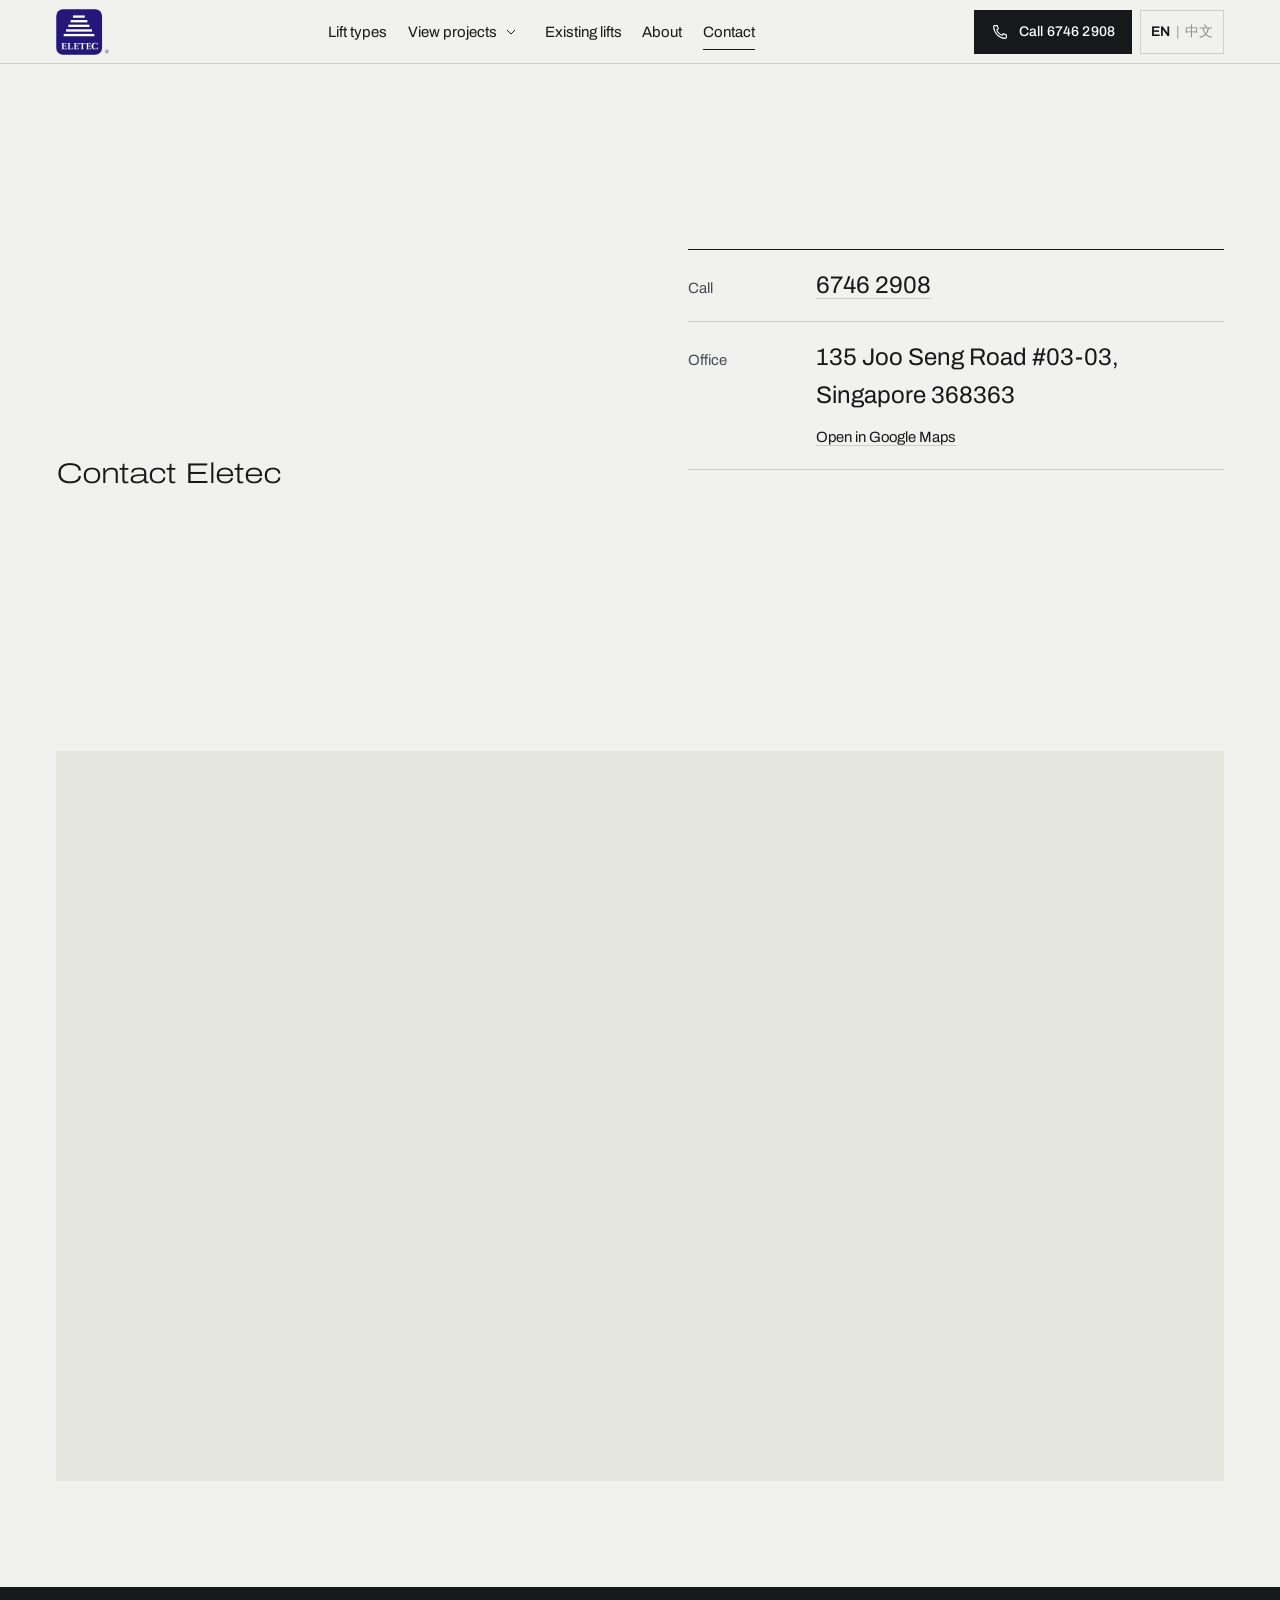
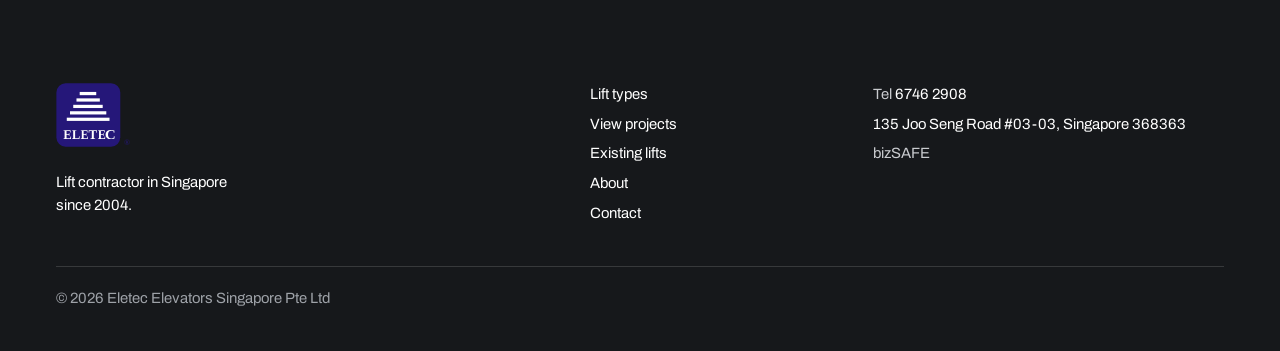
<file: contact.html>
<!doctype html>
<html lang="en-SG">
<head>
<meta charset="utf-8">
<meta name="viewport" content="width=device-width, initial-scale=1, viewport-fit=cover">
<title>Contact Eletec Elevators Singapore | 6746 2908</title>
<meta name="description" content="Call Eletec Elevators Singapore on 6746 2908. Office at 135 Joo Seng Road #03-03, Singapore 368363.">
<meta name="robots" content="noindex, nofollow">
<link rel="canonical" href="https://eletec.com.sg/contact.html">
<meta property="og:type" content="website">
<meta property="og:site_name" content="Eletec Elevators Singapore">
<meta property="og:title" content="Contact Eletec Elevators Singapore | 6746 2908">
<meta property="og:description" content="Call Eletec Elevators Singapore on 6746 2908. Office at 135 Joo Seng Road #03-03, Singapore 368363.">
<meta property="og:image" content="https://eletec.com.sg/img/og-eletec.jpg">
<meta property="og:image:width" content="1200"><meta property="og:image:height" content="630">
<meta name="twitter:card" content="summary_large_image">
<meta name="theme-color" content="#1f1c5c">
<link rel="icon" href="img/eletec-favicon.svg" type="image/svg+xml">
<link rel="apple-touch-icon" href="img/eletec-touch-180.png">
<link rel="preload" href="fonts/archivo-wdth-latin.woff2" as="font" type="font/woff2" crossorigin>
<link rel="stylesheet" href="css/site.css?v=1795293241">
<script type="application/ld+json">{"@context":"https://schema.org","@type":"HomeAndConstructionBusiness","name":"Eletec Elevators Singapore Pte Ltd","url":"https://eletec.com.sg/","telephone":"+65 6746 2908","foundingDate":"2004","image":"https://eletec.com.sg/img/og-eletec.jpg","address":{"@type":"PostalAddress","streetAddress":"135 Joo Seng Road #03-03","addressLocality":"Singapore","postalCode":"368363","addressCountry":"SG"},"areaServed":"Singapore","description":"Lift contractor in Singapore since 2004: home lifts, glass and circular lifts, passenger and cargo lifts. New installation, upgrading, maintenance and emergency response."}</script>
<meta name="x-zh-title" content="联系 Eletec Elevators Singapore｜6746 2908"><meta name="x-zh-description" content="致电 Eletec Elevators Singapore：6746 2908。办公室地址：135 Joo Seng Road #03-03, Singapore 368363。">
<script>try{if(localStorage.getItem('eletec-lang')==='zh'){var h=document.documentElement;h.lang='zh-Hans';var t=document.querySelector('title');t.setAttribute('data-en',t.textContent);t.textContent=document.querySelector('meta[name=x-zh-title]').content;}}catch(e){}</script>
</head>
<body>
<a class="skip" href="#main"><span class="l-en">Skip to content</span><span class="l-zh" lang="zh-Hans">跳到正文</span></a>
<header class="site-header">
  <div class="wrap">
    <a class="brand" href="index.html"><img class="brand__logo" src="img/eletec-logo.svg" width="206" height="179" alt="Eletec home" data-zh-alt="Eletec 首页"></a>
    <nav class="nav" aria-label="Main" data-zh-aria-label="主导航"><ul><li><a href="index.html#types"><span class="l-en">Lift types</span><span class="l-zh" lang="zh-Hans">电梯类型</span></a></li><li class="has-dd"><a href="projects.html"><span class="l-en">View projects</span><span class="l-zh" lang="zh-Hans">查看项目</span></a><button class="dd-btn" type="button" aria-expanded="false" aria-controls="dd-projects" aria-label="Show projects by lift type" data-zh-aria-label="按电梯类型显示项目"><svg viewBox="0 0 24 24" fill="none" stroke="currentColor" stroke-width="1.5" aria-hidden="true"><path d="M6 9l6 6 6-6"/></svg></button><ul class="dd" id="dd-projects"><li><a href="projects.html"><span class="l-en">All projects</span><span class="l-zh" lang="zh-Hans">全部项目</span></a></li><li><a href="projects.html#home"><span class="l-en">Home lifts</span><span class="l-zh" lang="zh-Hans">家用电梯</span></a></li><li><a href="projects.html#glass"><span class="l-en">Glass and circular lifts</span><span class="l-zh" lang="zh-Hans">玻璃及圆形电梯</span></a></li><li><a href="projects.html#passenger"><span class="l-en">Passenger lifts</span><span class="l-zh" lang="zh-Hans">客梯</span></a></li><li><a href="projects.html#cargo"><span class="l-en">Cargo lifts</span><span class="l-zh" lang="zh-Hans">货梯</span></a></li><li><a href="projects.html#custom"><span class="l-en">Custom finishing</span><span class="l-zh" lang="zh-Hans">定制装饰</span></a></li></ul></li><li><a href="existing-lifts.html"><span class="l-en">Existing lifts</span><span class="l-zh" lang="zh-Hans">现有电梯</span></a></li><li><a href="about.html"><span class="l-en">About</span><span class="l-zh" lang="zh-Hans">关于我们</span></a></li><li><a href="contact.html" aria-current="page"><span class="l-en">Contact</span><span class="l-zh" lang="zh-Hans">联系我们</span></a></li></ul></nav>
    <div class="header-actions">
      <a class="btn btn--ghost btn--sm header-wa" href="#" data-wa hidden><svg viewBox="0 0 24 24" fill="none" stroke="currentColor" stroke-width="1.5" aria-hidden="true"><path d="M4 20l1.2-4A8.5 8.5 0 1 1 8.3 19Z"/><path d="M9 8.6c0 3.3 2.7 6.4 6.3 6.4l.9-1.6-1.9-.9-.8.8a4.5 4.5 0 0 1-2.4-2.4l.8-.8-.9-1.9Z"/></svg>WhatsApp</a>
      <a class="btn btn--solid btn--sm header-call" href="tel:+6567462908"><svg viewBox="0 0 24 24" fill="none" stroke="currentColor" stroke-width="1.5" aria-hidden="true"><path d="M5 3.5h3.2l1.6 4.3-2.1 1.4a11 11 0 0 0 7.1 7.1l1.4-2.1 4.3 1.6V19a1.5 1.5 0 0 1-1.6 1.5A16.5 16.5 0 0 1 3.5 5.1 1.5 1.5 0 0 1 5 3.5Z"/></svg><span class="l-en">Call 6746 2908</span><span class="l-zh" lang="zh-Hans">致电 6746 2908</span></a>
      <button class="lang-toggle" type="button" data-lang-toggle aria-label="Language / 语言"><span class="lt-en">EN</span><span class="lt-sep" aria-hidden="true">|</span><span class="lt-zh" lang="zh-Hans">中文</span></button>
      <button class="menu-btn" type="button" data-menu-open aria-expanded="false" aria-controls="menu"><i></i><span class="l-en">Menu</span><span class="l-zh" lang="zh-Hans">菜单</span></button>
    </div>
  </div>
</header>
<div class="menu on-dark" id="menu" data-open="false" aria-label="Menu" data-zh-aria-label="菜单">
  <div class="menu__top"><a class="brand" href="index.html"><img class="brand__logo" src="img/eletec-logo.svg" width="206" height="179" alt="Eletec home" data-zh-alt="Eletec 首页"></a><button class="menu-btn" type="button" data-menu-close><span class="l-en">Close</span><span class="l-zh" lang="zh-Hans">关闭</span></button></div>
  <nav aria-label="Menu" data-zh-aria-label="菜单"><ul><li><a class="menu__link" href="index.html"><span class="l-en">Home</span><span class="l-zh" lang="zh-Hans">首页</span><svg viewBox="0 0 24 24" fill="none" stroke="currentColor" stroke-width="1.5" aria-hidden="true"><path d="M4 12h15M13 6l6 6-6 6"/></svg></a></li><li><a class="menu__link" href="index.html#types"><span class="l-en">Lift types</span><span class="l-zh" lang="zh-Hans">电梯类型</span><svg viewBox="0 0 24 24" fill="none" stroke="currentColor" stroke-width="1.5" aria-hidden="true"><path d="M4 12h15M13 6l6 6-6 6"/></svg></a></li><li><a class="menu__link" href="existing-lifts.html"><span class="l-en">Existing lifts</span><span class="l-zh" lang="zh-Hans">现有电梯</span><svg viewBox="0 0 24 24" fill="none" stroke="currentColor" stroke-width="1.5" aria-hidden="true"><path d="M4 12h15M13 6l6 6-6 6"/></svg></a></li><li><a class="menu__link" href="about.html"><span class="l-en">About</span><span class="l-zh" lang="zh-Hans">关于我们</span><svg viewBox="0 0 24 24" fill="none" stroke="currentColor" stroke-width="1.5" aria-hidden="true"><path d="M4 12h15M13 6l6 6-6 6"/></svg></a></li><li><a class="menu__link" href="contact.html" aria-current="page"><span class="l-en">Contact</span><span class="l-zh" lang="zh-Hans">联系我们</span><svg viewBox="0 0 24 24" fill="none" stroke="currentColor" stroke-width="1.5" aria-hidden="true"><path d="M4 12h15M13 6l6 6-6 6"/></svg></a></li><li class="menu__acc"><button class="menu__link menu__toggle" type="button" aria-expanded="false" aria-controls="menu-projects" data-acc><span class="l-en">View projects</span><span class="l-zh" lang="zh-Hans">查看项目</span><svg viewBox="0 0 24 24" fill="none" stroke="currentColor" stroke-width="1.5" aria-hidden="true"><path d="M6 9l6 6 6-6"/></svg></button><ul class="menu__subs" id="menu-projects" hidden><li><a class="menu__sub" href="projects.html"><span class="l-en">All projects</span><span class="l-zh" lang="zh-Hans">全部项目</span></a></li><li><a class="menu__sub" href="projects.html#home"><span class="l-en">Home lifts</span><span class="l-zh" lang="zh-Hans">家用电梯</span></a></li><li><a class="menu__sub" href="projects.html#glass"><span class="l-en">Glass and circular lifts</span><span class="l-zh" lang="zh-Hans">玻璃及圆形电梯</span></a></li><li><a class="menu__sub" href="projects.html#passenger"><span class="l-en">Passenger lifts</span><span class="l-zh" lang="zh-Hans">客梯</span></a></li><li><a class="menu__sub" href="projects.html#cargo"><span class="l-en">Cargo lifts</span><span class="l-zh" lang="zh-Hans">货梯</span></a></li><li><a class="menu__sub" href="projects.html#custom"><span class="l-en">Custom finishing</span><span class="l-zh" lang="zh-Hans">定制装饰</span></a></li></ul></li></ul></nav>
  <div class="menu__foot">
    <a class="btn btn--light" href="tel:+6567462908"><svg viewBox="0 0 24 24" fill="none" stroke="currentColor" stroke-width="1.5" aria-hidden="true"><path d="M5 3.5h3.2l1.6 4.3-2.1 1.4a11 11 0 0 0 7.1 7.1l1.4-2.1 4.3 1.6V19a1.5 1.5 0 0 1-1.6 1.5A16.5 16.5 0 0 1 3.5 5.1 1.5 1.5 0 0 1 5 3.5Z"/></svg><span class="l-en">Call 6746 2908</span><span class="l-zh" lang="zh-Hans">致电 6746 2908</span></a>
    <a class="btn btn--ghost" href="#" data-wa hidden><svg viewBox="0 0 24 24" fill="none" stroke="currentColor" stroke-width="1.5" aria-hidden="true"><path d="M4 20l1.2-4A8.5 8.5 0 1 1 8.3 19Z"/><path d="M9 8.6c0 3.3 2.7 6.4 6.3 6.4l.9-1.6-1.9-.9-.8.8a4.5 4.5 0 0 1-2.4-2.4l.8-.8-.9-1.9Z"/></svg>WhatsApp</a>
  </div>
</div>
<main id="main">
<section class="section"><div class="wrap close">
  <h1 class="display"><span class="l-en">Contact Eletec</span><span class="l-zh" lang="zh-Hans">联系 Eletec</span></h1>
  <dl class="contact-list">
    <div><dt><span class="l-en">Call</span><span class="l-zh" lang="zh-Hans">电话</span></dt><dd><a href="tel:+6567462908">6746 2908</a></dd></div>
    <div data-needs-wa hidden><dt>WhatsApp</dt><dd><a href="#" data-wa-text>WhatsApp</a></dd></div>
    <div data-needs-email hidden><dt><span class="l-en">Email</span><span class="l-zh" lang="zh-Hans">电邮</span></dt><dd><a href="#" data-email></a></dd></div>
    <div><dt><span class="l-en">Office</span><span class="l-zh" lang="zh-Hans">办公室</span></dt><dd>135 Joo Seng Road #03-03, Singapore 368363<br><a href="https://www.google.com/maps/search/?api=1&query=135+Joo+Seng+Road+Singapore+368363" rel="noopener" style="font-size:var(--step--1)"><span class="l-en">Open in Google Maps</span><span class="l-zh" lang="zh-Hans">在 Google 地图中打开</span></a></dd></div>
  </dl>
</div></section>
<section class="section--tight rule" data-needs-wa hidden><div class="wrap split">
  <div><h2 class="display"><span class="l-en">Send an enquiry</span><span class="l-zh" lang="zh-Hans">发送咨询</span></h2><p class="muted" style="margin-top:14px;max-width:40ch"><span class="l-en">Your message opens in WhatsApp, ready to send. For anything urgent, please call.</span><span class="l-zh" lang="zh-Hans">您的留言会在 WhatsApp 中打开，直接发送即可。如有急事，请来电。</span></p><p style="margin-top:18px"><a class="link" href="index.html#fit"><span class="l-en">Will a lift fit my house?</span><span class="l-zh" lang="zh-Hans">我家装得下电梯吗？</span> <svg viewBox="0 0 24 24" fill="none" stroke="currentColor" stroke-width="1.5" aria-hidden="true"><path d="M4 12h15M13 6l6 6-6 6"/></svg></a></p></div>
  <form class="form" data-enquiry novalidate>
    <label for="f-name"><span class="l-en">Your name</span><span class="l-zh" lang="zh-Hans">您的姓名</span><input id="f-name" name="name" autocomplete="name" required></label>
    <label for="f-phone"><span class="l-en">Phone (optional)</span><span class="l-zh" lang="zh-Hans">电话（可选填）</span><input id="f-phone" name="phone" type="tel" autocomplete="tel" inputmode="tel"></label>
    <label for="f-topic"><span class="l-en">Topic</span><span class="l-zh" lang="zh-Hans">咨询内容</span><select id="f-topic" name="topic"><option data-zh="新电梯">A new lift</option><option data-zh="保养">Maintenance</option><option data-zh="旧电梯翻新">Upgrading an old lift</option><option data-zh="其他">Something else</option></select></label>
    <label for="f-msg"><span class="l-en">Message</span><span class="l-zh" lang="zh-Hans">留言</span><textarea id="f-msg" name="message" required placeholder="For example: a lift for a 3-storey terrace house" data-zh-placeholder="例如：三层排屋的电梯"></textarea></label>
    <div><button class="btn btn--solid" type="submit"><svg viewBox="0 0 24 24" fill="none" stroke="currentColor" stroke-width="1.5" aria-hidden="true"><path d="M4 20l1.2-4A8.5 8.5 0 1 1 8.3 19Z"/><path d="M9 8.6c0 3.3 2.7 6.4 6.3 6.4l.9-1.6-1.9-.9-.8.8a4.5 4.5 0 0 1-2.4-2.4l.8-.8-.9-1.9Z"/></svg><span class="l-en">Send by WhatsApp</span><span class="l-zh" lang="zh-Hans">通过 WhatsApp 发送</span></button></div>
    <p class="note" data-form-note role="status" aria-live="polite"></p>
  </form>
</div></section>
<section class="section--tight"><div class="wrap">
  <iframe class="map" title="Map: 135 Joo Seng Road, Singapore 368363" data-zh-title="地图：135 Joo Seng Road, Singapore 368363" loading="lazy" referrerpolicy="no-referrer-when-downgrade" src="https://www.google.com/maps?q=135+Joo+Seng+Road+Singapore+368363&output=embed"></iframe>
</div></section>
</main>
<footer class="site-footer on-dark">
  <div class="wrap">
    <div class="foot">
      <div>
        <a class="brand brand--foot" href="index.html"><img class="brand__logo" src="img/eletec-logo.svg" width="206" height="179" alt="Eletec home" data-zh-alt="Eletec 首页"></a>
        <p class="foot__tag"><span class="l-en">Lift contractor in Singapore since 2004.</span><span class="l-zh" lang="zh-Hans">自2004年起的新加坡电梯承包商。</span></p>
      </div>
      <div><ul><li><a href="index.html#types"><span class="l-en">Lift types</span><span class="l-zh" lang="zh-Hans">电梯类型</span></a></li><li><a href="projects.html"><span class="l-en">View projects</span><span class="l-zh" lang="zh-Hans">查看项目</span></a></li><li><a href="existing-lifts.html"><span class="l-en">Existing lifts</span><span class="l-zh" lang="zh-Hans">现有电梯</span></a></li><li><a href="about.html"><span class="l-en">About</span><span class="l-zh" lang="zh-Hans">关于我们</span></a></li><li><a href="contact.html"><span class="l-en">Contact</span><span class="l-zh" lang="zh-Hans">联系我们</span></a></li></ul></div>
      <div>
        <ul>
          <li><span class="l-en">Tel</span><span class="l-zh" lang="zh-Hans">电话</span> <a href="tel:+6567462908">6746 2908</a></li>
          <li><a href="https://www.google.com/maps/search/?api=1&query=135+Joo+Seng+Road+Singapore+368363" rel="noopener">135 Joo Seng Road #03-03, Singapore 368363</a></li>
          <li>bizSAFE</li>
        </ul>
      </div>
    </div>
    <div class="foot__base"><span>© 2026 Eletec Elevators Singapore Pte Ltd</span></div>
  </div>
</footer>
<nav class="callbar" aria-label="Quick contact" data-zh-aria-label="快速联系">
  <a class="cb-call" href="tel:+6567462908"><svg viewBox="0 0 24 24" fill="none" stroke="currentColor" stroke-width="1.5" aria-hidden="true"><path d="M5 3.5h3.2l1.6 4.3-2.1 1.4a11 11 0 0 0 7.1 7.1l1.4-2.1 4.3 1.6V19a1.5 1.5 0 0 1-1.6 1.5A16.5 16.5 0 0 1 3.5 5.1 1.5 1.5 0 0 1 5 3.5Z"/></svg><span class="l-en">Call 6746 2908</span><span class="l-zh" lang="zh-Hans">致电 6746 2908</span></a>
  <a class="cb-wa" href="#" data-wa hidden><svg viewBox="0 0 24 24" fill="none" stroke="currentColor" stroke-width="1.5" aria-hidden="true"><path d="M4 20l1.2-4A8.5 8.5 0 1 1 8.3 19Z"/><path d="M9 8.6c0 3.3 2.7 6.4 6.3 6.4l.9-1.6-1.9-.9-.8.8a4.5 4.5 0 0 1-2.4-2.4l.8-.8-.9-1.9Z"/></svg>WhatsApp</a>
</nav>
<script src="config.js"></script>
<script src="js/site.js?v=1795293241" defer></script>
</body>
</html>
</file>
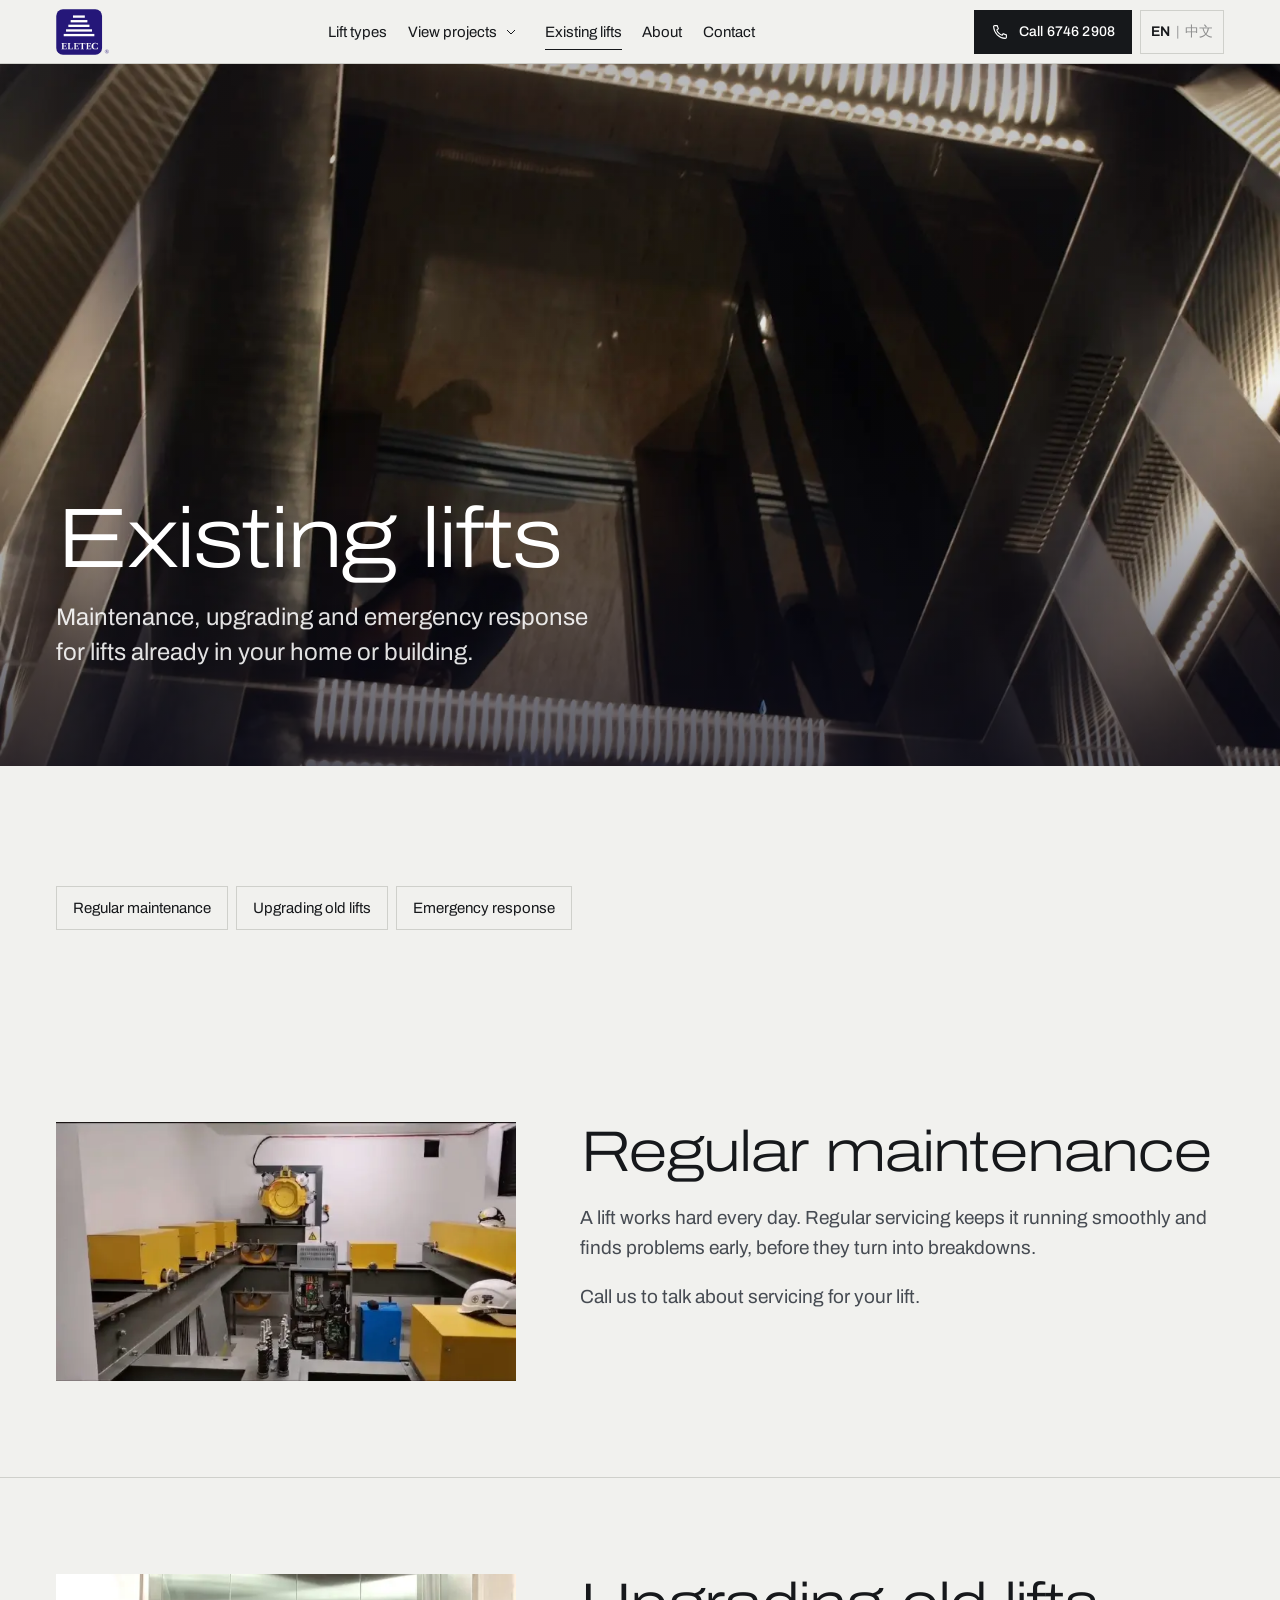
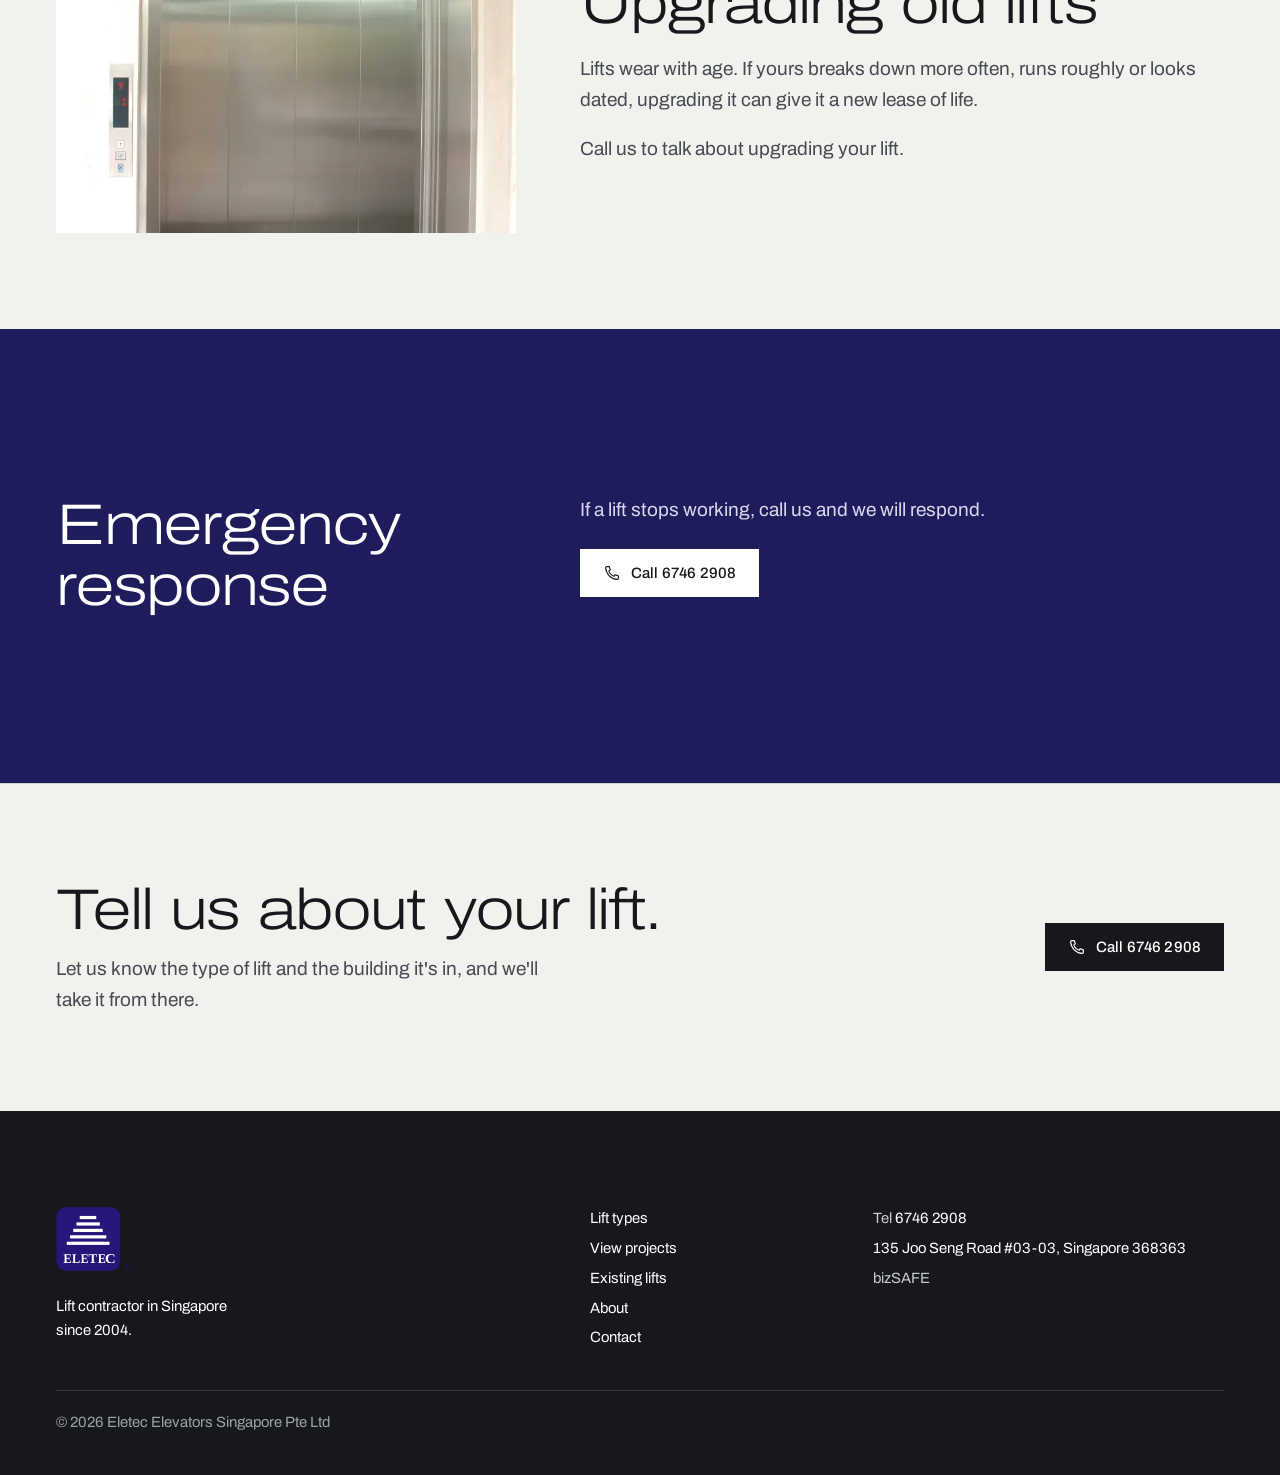
<file: existing-lifts.html>
<!doctype html>
<html lang="en-SG">
<head>
<meta charset="utf-8">
<meta name="viewport" content="width=device-width, initial-scale=1, viewport-fit=cover">
<title>Lift maintenance, upgrading and emergency response | Eletec Singapore</title>
<meta name="description" content="For lift owners in Singapore: regular lift maintenance, upgrading of old lifts and emergency response from Eletec, a lift contractor since 2004.">
<meta name="robots" content="noindex, nofollow">
<link rel="canonical" href="https://eletec.com.sg/existing-lifts.html">
<meta property="og:type" content="website">
<meta property="og:site_name" content="Eletec Elevators Singapore">
<meta property="og:title" content="Lift maintenance, upgrading and emergency response | Eletec Singapore">
<meta property="og:description" content="For lift owners in Singapore: regular lift maintenance, upgrading of old lifts and emergency response from Eletec, a lift contractor since 2004.">
<meta property="og:image" content="https://eletec.com.sg/img/og-eletec.jpg">
<meta property="og:image:width" content="1200"><meta property="og:image:height" content="630">
<meta name="twitter:card" content="summary_large_image">
<meta name="theme-color" content="#1f1c5c">
<link rel="icon" href="img/eletec-favicon.svg" type="image/svg+xml">
<link rel="apple-touch-icon" href="img/eletec-touch-180.png">
<link rel="preload" href="fonts/archivo-wdth-latin.woff2" as="font" type="font/woff2" crossorigin>
<link rel="stylesheet" href="css/site.css?v=1795293241">
<script type="application/ld+json">{"@context":"https://schema.org","@type":"HomeAndConstructionBusiness","name":"Eletec Elevators Singapore Pte Ltd","url":"https://eletec.com.sg/","telephone":"+65 6746 2908","foundingDate":"2004","image":"https://eletec.com.sg/img/og-eletec.jpg","address":{"@type":"PostalAddress","streetAddress":"135 Joo Seng Road #03-03","addressLocality":"Singapore","postalCode":"368363","addressCountry":"SG"},"areaServed":"Singapore","description":"Lift contractor in Singapore since 2004: home lifts, glass and circular lifts, passenger and cargo lifts. New installation, upgrading, maintenance and emergency response."}</script>
<meta name="x-zh-title" content="电梯保养、翻新与紧急响应｜Eletec Singapore"><meta name="x-zh-description" content="给新加坡电梯业主：Eletec 提供定期电梯保养、旧电梯翻新和紧急响应。自2004年起的电梯承包商。">
<script>try{if(localStorage.getItem('eletec-lang')==='zh'){var h=document.documentElement;h.lang='zh-Hans';var t=document.querySelector('title');t.setAttribute('data-en',t.textContent);t.textContent=document.querySelector('meta[name=x-zh-title]').content;}}catch(e){}</script>
</head>
<body>
<a class="skip" href="#main"><span class="l-en">Skip to content</span><span class="l-zh" lang="zh-Hans">跳到正文</span></a>
<header class="site-header">
  <div class="wrap">
    <a class="brand" href="index.html"><img class="brand__logo" src="img/eletec-logo.svg" width="206" height="179" alt="Eletec home" data-zh-alt="Eletec 首页"></a>
    <nav class="nav" aria-label="Main" data-zh-aria-label="主导航"><ul><li><a href="index.html#types"><span class="l-en">Lift types</span><span class="l-zh" lang="zh-Hans">电梯类型</span></a></li><li class="has-dd"><a href="projects.html"><span class="l-en">View projects</span><span class="l-zh" lang="zh-Hans">查看项目</span></a><button class="dd-btn" type="button" aria-expanded="false" aria-controls="dd-projects" aria-label="Show projects by lift type" data-zh-aria-label="按电梯类型显示项目"><svg viewBox="0 0 24 24" fill="none" stroke="currentColor" stroke-width="1.5" aria-hidden="true"><path d="M6 9l6 6 6-6"/></svg></button><ul class="dd" id="dd-projects"><li><a href="projects.html"><span class="l-en">All projects</span><span class="l-zh" lang="zh-Hans">全部项目</span></a></li><li><a href="projects.html#home"><span class="l-en">Home lifts</span><span class="l-zh" lang="zh-Hans">家用电梯</span></a></li><li><a href="projects.html#glass"><span class="l-en">Glass and circular lifts</span><span class="l-zh" lang="zh-Hans">玻璃及圆形电梯</span></a></li><li><a href="projects.html#passenger"><span class="l-en">Passenger lifts</span><span class="l-zh" lang="zh-Hans">客梯</span></a></li><li><a href="projects.html#cargo"><span class="l-en">Cargo lifts</span><span class="l-zh" lang="zh-Hans">货梯</span></a></li><li><a href="projects.html#custom"><span class="l-en">Custom finishing</span><span class="l-zh" lang="zh-Hans">定制装饰</span></a></li></ul></li><li><a href="existing-lifts.html" aria-current="page"><span class="l-en">Existing lifts</span><span class="l-zh" lang="zh-Hans">现有电梯</span></a></li><li><a href="about.html"><span class="l-en">About</span><span class="l-zh" lang="zh-Hans">关于我们</span></a></li><li><a href="contact.html"><span class="l-en">Contact</span><span class="l-zh" lang="zh-Hans">联系我们</span></a></li></ul></nav>
    <div class="header-actions">
      <a class="btn btn--ghost btn--sm header-wa" href="#" data-wa hidden><svg viewBox="0 0 24 24" fill="none" stroke="currentColor" stroke-width="1.5" aria-hidden="true"><path d="M4 20l1.2-4A8.5 8.5 0 1 1 8.3 19Z"/><path d="M9 8.6c0 3.3 2.7 6.4 6.3 6.4l.9-1.6-1.9-.9-.8.8a4.5 4.5 0 0 1-2.4-2.4l.8-.8-.9-1.9Z"/></svg>WhatsApp</a>
      <a class="btn btn--solid btn--sm header-call" href="tel:+6567462908"><svg viewBox="0 0 24 24" fill="none" stroke="currentColor" stroke-width="1.5" aria-hidden="true"><path d="M5 3.5h3.2l1.6 4.3-2.1 1.4a11 11 0 0 0 7.1 7.1l1.4-2.1 4.3 1.6V19a1.5 1.5 0 0 1-1.6 1.5A16.5 16.5 0 0 1 3.5 5.1 1.5 1.5 0 0 1 5 3.5Z"/></svg><span class="l-en">Call 6746 2908</span><span class="l-zh" lang="zh-Hans">致电 6746 2908</span></a>
      <button class="lang-toggle" type="button" data-lang-toggle aria-label="Language / 语言"><span class="lt-en">EN</span><span class="lt-sep" aria-hidden="true">|</span><span class="lt-zh" lang="zh-Hans">中文</span></button>
      <button class="menu-btn" type="button" data-menu-open aria-expanded="false" aria-controls="menu"><i></i><span class="l-en">Menu</span><span class="l-zh" lang="zh-Hans">菜单</span></button>
    </div>
  </div>
</header>
<div class="menu on-dark" id="menu" data-open="false" aria-label="Menu" data-zh-aria-label="菜单">
  <div class="menu__top"><a class="brand" href="index.html"><img class="brand__logo" src="img/eletec-logo.svg" width="206" height="179" alt="Eletec home" data-zh-alt="Eletec 首页"></a><button class="menu-btn" type="button" data-menu-close><span class="l-en">Close</span><span class="l-zh" lang="zh-Hans">关闭</span></button></div>
  <nav aria-label="Menu" data-zh-aria-label="菜单"><ul><li><a class="menu__link" href="index.html"><span class="l-en">Home</span><span class="l-zh" lang="zh-Hans">首页</span><svg viewBox="0 0 24 24" fill="none" stroke="currentColor" stroke-width="1.5" aria-hidden="true"><path d="M4 12h15M13 6l6 6-6 6"/></svg></a></li><li><a class="menu__link" href="index.html#types"><span class="l-en">Lift types</span><span class="l-zh" lang="zh-Hans">电梯类型</span><svg viewBox="0 0 24 24" fill="none" stroke="currentColor" stroke-width="1.5" aria-hidden="true"><path d="M4 12h15M13 6l6 6-6 6"/></svg></a></li><li><a class="menu__link" href="existing-lifts.html" aria-current="page"><span class="l-en">Existing lifts</span><span class="l-zh" lang="zh-Hans">现有电梯</span><svg viewBox="0 0 24 24" fill="none" stroke="currentColor" stroke-width="1.5" aria-hidden="true"><path d="M4 12h15M13 6l6 6-6 6"/></svg></a></li><li><a class="menu__link" href="about.html"><span class="l-en">About</span><span class="l-zh" lang="zh-Hans">关于我们</span><svg viewBox="0 0 24 24" fill="none" stroke="currentColor" stroke-width="1.5" aria-hidden="true"><path d="M4 12h15M13 6l6 6-6 6"/></svg></a></li><li><a class="menu__link" href="contact.html"><span class="l-en">Contact</span><span class="l-zh" lang="zh-Hans">联系我们</span><svg viewBox="0 0 24 24" fill="none" stroke="currentColor" stroke-width="1.5" aria-hidden="true"><path d="M4 12h15M13 6l6 6-6 6"/></svg></a></li><li class="menu__acc"><button class="menu__link menu__toggle" type="button" aria-expanded="false" aria-controls="menu-projects" data-acc><span class="l-en">View projects</span><span class="l-zh" lang="zh-Hans">查看项目</span><svg viewBox="0 0 24 24" fill="none" stroke="currentColor" stroke-width="1.5" aria-hidden="true"><path d="M6 9l6 6 6-6"/></svg></button><ul class="menu__subs" id="menu-projects" hidden><li><a class="menu__sub" href="projects.html"><span class="l-en">All projects</span><span class="l-zh" lang="zh-Hans">全部项目</span></a></li><li><a class="menu__sub" href="projects.html#home"><span class="l-en">Home lifts</span><span class="l-zh" lang="zh-Hans">家用电梯</span></a></li><li><a class="menu__sub" href="projects.html#glass"><span class="l-en">Glass and circular lifts</span><span class="l-zh" lang="zh-Hans">玻璃及圆形电梯</span></a></li><li><a class="menu__sub" href="projects.html#passenger"><span class="l-en">Passenger lifts</span><span class="l-zh" lang="zh-Hans">客梯</span></a></li><li><a class="menu__sub" href="projects.html#cargo"><span class="l-en">Cargo lifts</span><span class="l-zh" lang="zh-Hans">货梯</span></a></li><li><a class="menu__sub" href="projects.html#custom"><span class="l-en">Custom finishing</span><span class="l-zh" lang="zh-Hans">定制装饰</span></a></li></ul></li></ul></nav>
  <div class="menu__foot">
    <a class="btn btn--light" href="tel:+6567462908"><svg viewBox="0 0 24 24" fill="none" stroke="currentColor" stroke-width="1.5" aria-hidden="true"><path d="M5 3.5h3.2l1.6 4.3-2.1 1.4a11 11 0 0 0 7.1 7.1l1.4-2.1 4.3 1.6V19a1.5 1.5 0 0 1-1.6 1.5A16.5 16.5 0 0 1 3.5 5.1 1.5 1.5 0 0 1 5 3.5Z"/></svg><span class="l-en">Call 6746 2908</span><span class="l-zh" lang="zh-Hans">致电 6746 2908</span></a>
    <a class="btn btn--ghost" href="#" data-wa hidden><svg viewBox="0 0 24 24" fill="none" stroke="currentColor" stroke-width="1.5" aria-hidden="true"><path d="M4 20l1.2-4A8.5 8.5 0 1 1 8.3 19Z"/><path d="M9 8.6c0 3.3 2.7 6.4 6.3 6.4l.9-1.6-1.9-.9-.8.8a4.5 4.5 0 0 1-2.4-2.4l.8-.8-.9-1.9Z"/></svg>WhatsApp</a>
  </div>
</div>
<main id="main"><section class="page-hero">
  <img src="img/shaft-up-640.webp" srcset="img/shaft-up-400.webp 400w, img/shaft-up-640.webp 640w, img/shaft-up-1080.webp 1080w, img/shaft-up-1600.webp 1600w, img/shaft-up-1920.webp 1920w" sizes="100vw" width="640" height="853" alt="Looking up through a lift shaft" data-zh-alt="仰望电梯井" fetchpriority="high" decoding="async">
  <div class="page-hero__copy wrap"><h1 class="display"><span class="l-en">Existing lifts</span><span class="l-zh" lang="zh-Hans">现有电梯</span></h1><p><span class="l-en">Maintenance, upgrading and emergency response for lifts already in your home or building.</span><span class="l-zh" lang="zh-Hans">为您住宅或建筑中已有的电梯提供保养、翻新和紧急响应。</span></p></div>
</section>
<section class="section--tight"><div class="wrap"><nav class="cat-nav" aria-label="On this page" data-zh-aria-label="本页内容"><a href="#maintenance"><span class="l-en">Regular maintenance</span><span class="l-zh" lang="zh-Hans">定期保养</span></a><a href="#upgrading"><span class="l-en">Upgrading old lifts</span><span class="l-zh" lang="zh-Hans">旧电梯翻新</span></a><a href="#emergency"><span class="l-en">Emergency response</span><span class="l-zh" lang="zh-Hans">紧急响应</span></a></nav></div></section>
<section class="section--tight" id="maintenance"><div class="wrap split">
  <figure class="figure" style="aspect-ratio:16/9"><img src="img/machine-room-640.webp" srcset="img/machine-room-400.webp 400w, img/machine-room-640.webp 640w, img/machine-room-1080.webp 1080w" sizes="(min-width: 900px) 40vw, 100vw" width="640" height="359" alt="Lift motor and control equipment in a machine room" data-zh-alt="机房里的电梯主机和控制设备" loading="lazy" decoding="async"></figure>
  <div><h2 class="display"><span class="l-en">Regular maintenance</span><span class="l-zh" lang="zh-Hans">定期保养</span></h2><div class="prose" style="margin-top:20px"><p><span class="l-en">A lift works hard every day. Regular servicing keeps it running smoothly and finds problems early, before they turn into breakdowns.</span><span class="l-zh" lang="zh-Hans">电梯每天都在辛苦运转。定期保养让它运行顺畅，并能及早发现问题，避免故障。</span></p><p><span class="l-en">Call us to talk about servicing for your lift.</span><span class="l-zh" lang="zh-Hans">欢迎来电，了解您电梯的保养安排。</span></p></div></div>
</div></section>
<section class="section--tight rule" id="upgrading"><div class="wrap split">
  <figure class="figure" style="aspect-ratio:16/9"><img src="img/cabin-open-640.webp" srcset="img/cabin-open-400.webp 400w, img/cabin-open-640.webp 640w, img/cabin-open-1080.webp 1080w" sizes="(min-width: 900px) 40vw, 100vw" width="640" height="963" alt="A stainless-steel lift car with its doors open" data-zh-alt="开着门的不锈钢电梯轿厢" loading="lazy" decoding="async"></figure>
  <div><h2 class="display"><span class="l-en">Upgrading old lifts</span><span class="l-zh" lang="zh-Hans">旧电梯翻新</span></h2><div class="prose" style="margin-top:20px"><p><span class="l-en">Lifts wear with age. If yours breaks down more often, runs roughly or looks dated, upgrading it can give it a new lease of life.</span><span class="l-zh" lang="zh-Hans">电梯会随着时间老化。如果您的电梯越来越常出故障、运行不顺或外观过时，翻新可以让它焕然一新。</span></p><p><span class="l-en">Call us to talk about upgrading your lift.</span><span class="l-zh" lang="zh-Hans">欢迎来电，了解您电梯的翻新方案。</span></p></div></div>
</div></section>
<section class="section field on-dark" id="emergency"><div class="wrap split">
  <h2 class="display"><span class="l-en">Emergency response</span><span class="l-zh" lang="zh-Hans">紧急响应</span></h2>
  <div class="prose"><p><span class="l-en">If a lift stops working, call us and we will respond.</span><span class="l-zh" lang="zh-Hans">电梯停运时，请致电我们，我们会响应处理。</span></p><p style="margin-top:24px"><a class="btn btn--light" href="tel:+6567462908"><svg viewBox="0 0 24 24" fill="none" stroke="currentColor" stroke-width="1.5" aria-hidden="true"><path d="M5 3.5h3.2l1.6 4.3-2.1 1.4a11 11 0 0 0 7.1 7.1l1.4-2.1 4.3 1.6V19a1.5 1.5 0 0 1-1.6 1.5A16.5 16.5 0 0 1 3.5 5.1 1.5 1.5 0 0 1 5 3.5Z"/></svg><span class="l-en">Call 6746 2908</span><span class="l-zh" lang="zh-Hans">致电 6746 2908</span></a></p></div>
</div></section>
<section class="section--tight rule"><div class="wrap cta-band">
  <div><h2 class="display"><span class="l-en">Tell us about your lift.</span><span class="l-zh" lang="zh-Hans">告诉我们您的电梯情况。</span></h2><p class="muted" style="margin-top:14px;max-width:46ch"><span class="l-en">Let us know the type of lift and the building it's in, and we'll take it from there.</span><span class="l-zh" lang="zh-Hans">告诉我们电梯的类型和所在的建筑，其余交给我们。</span></p></div>
  <div class="actions"><a class="btn btn--solid" href="tel:+6567462908"><svg viewBox="0 0 24 24" fill="none" stroke="currentColor" stroke-width="1.5" aria-hidden="true"><path d="M5 3.5h3.2l1.6 4.3-2.1 1.4a11 11 0 0 0 7.1 7.1l1.4-2.1 4.3 1.6V19a1.5 1.5 0 0 1-1.6 1.5A16.5 16.5 0 0 1 3.5 5.1 1.5 1.5 0 0 1 5 3.5Z"/></svg><span class="l-en">Call 6746 2908</span><span class="l-zh" lang="zh-Hans">致电 6746 2908</span></a><a class="btn btn--ghost" href="#" data-wa hidden><svg viewBox="0 0 24 24" fill="none" stroke="currentColor" stroke-width="1.5" aria-hidden="true"><path d="M4 20l1.2-4A8.5 8.5 0 1 1 8.3 19Z"/><path d="M9 8.6c0 3.3 2.7 6.4 6.3 6.4l.9-1.6-1.9-.9-.8.8a4.5 4.5 0 0 1-2.4-2.4l.8-.8-.9-1.9Z"/></svg>WhatsApp</a></div>
</div></section>
</main><footer class="site-footer on-dark">
  <div class="wrap">
    <div class="foot">
      <div>
        <a class="brand brand--foot" href="index.html"><img class="brand__logo" src="img/eletec-logo.svg" width="206" height="179" alt="Eletec home" data-zh-alt="Eletec 首页"></a>
        <p class="foot__tag"><span class="l-en">Lift contractor in Singapore since 2004.</span><span class="l-zh" lang="zh-Hans">自2004年起的新加坡电梯承包商。</span></p>
      </div>
      <div><ul><li><a href="index.html#types"><span class="l-en">Lift types</span><span class="l-zh" lang="zh-Hans">电梯类型</span></a></li><li><a href="projects.html"><span class="l-en">View projects</span><span class="l-zh" lang="zh-Hans">查看项目</span></a></li><li><a href="existing-lifts.html"><span class="l-en">Existing lifts</span><span class="l-zh" lang="zh-Hans">现有电梯</span></a></li><li><a href="about.html"><span class="l-en">About</span><span class="l-zh" lang="zh-Hans">关于我们</span></a></li><li><a href="contact.html"><span class="l-en">Contact</span><span class="l-zh" lang="zh-Hans">联系我们</span></a></li></ul></div>
      <div>
        <ul>
          <li><span class="l-en">Tel</span><span class="l-zh" lang="zh-Hans">电话</span> <a href="tel:+6567462908">6746 2908</a></li>
          <li><a href="https://www.google.com/maps/search/?api=1&query=135+Joo+Seng+Road+Singapore+368363" rel="noopener">135 Joo Seng Road #03-03, Singapore 368363</a></li>
          <li>bizSAFE</li>
        </ul>
      </div>
    </div>
    <div class="foot__base"><span>© 2026 Eletec Elevators Singapore Pte Ltd</span></div>
  </div>
</footer>
<nav class="callbar" aria-label="Quick contact" data-zh-aria-label="快速联系">
  <a class="cb-call" href="tel:+6567462908"><svg viewBox="0 0 24 24" fill="none" stroke="currentColor" stroke-width="1.5" aria-hidden="true"><path d="M5 3.5h3.2l1.6 4.3-2.1 1.4a11 11 0 0 0 7.1 7.1l1.4-2.1 4.3 1.6V19a1.5 1.5 0 0 1-1.6 1.5A16.5 16.5 0 0 1 3.5 5.1 1.5 1.5 0 0 1 5 3.5Z"/></svg><span class="l-en">Call 6746 2908</span><span class="l-zh" lang="zh-Hans">致电 6746 2908</span></a>
  <a class="cb-wa" href="#" data-wa hidden><svg viewBox="0 0 24 24" fill="none" stroke="currentColor" stroke-width="1.5" aria-hidden="true"><path d="M4 20l1.2-4A8.5 8.5 0 1 1 8.3 19Z"/><path d="M9 8.6c0 3.3 2.7 6.4 6.3 6.4l.9-1.6-1.9-.9-.8.8a4.5 4.5 0 0 1-2.4-2.4l.8-.8-.9-1.9Z"/></svg>WhatsApp</a>
</nav>
<script src="config.js"></script>
<script src="js/site.js?v=1795293241" defer></script>
</body>
</html>
</file>
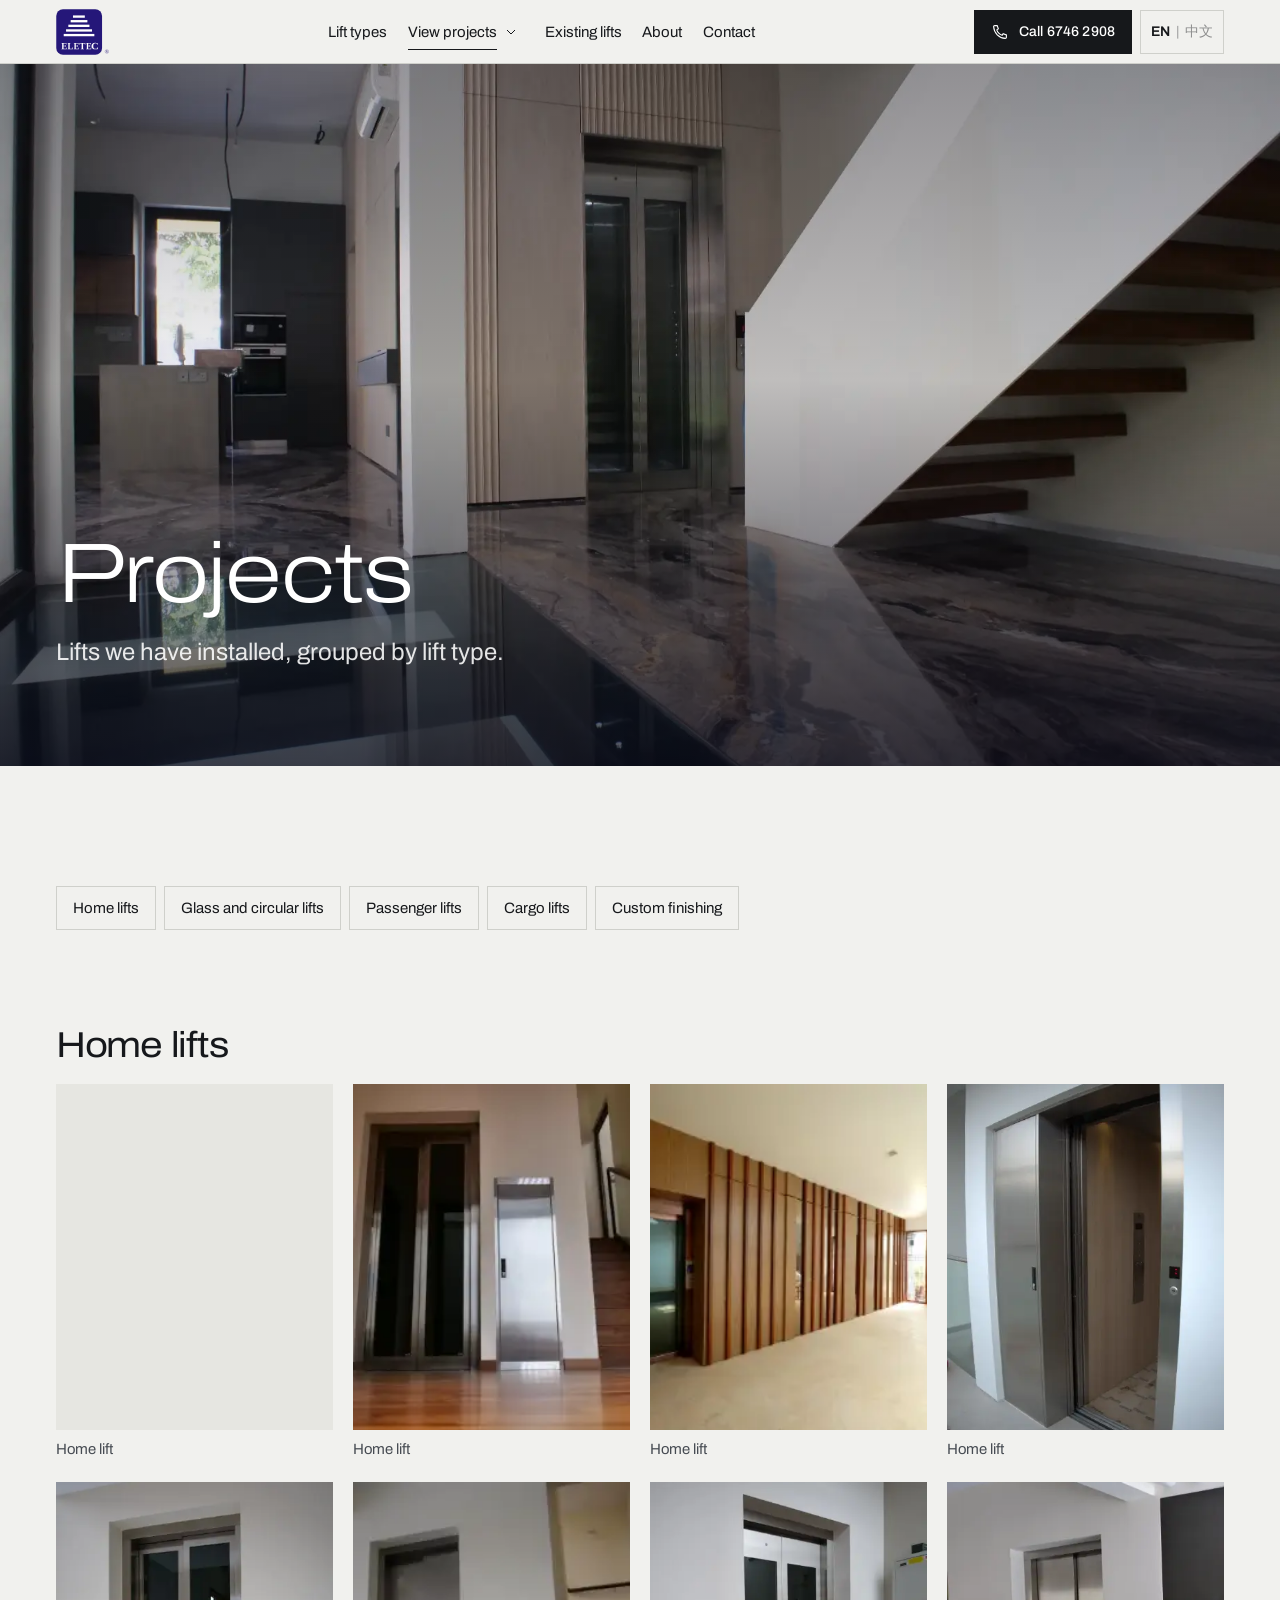
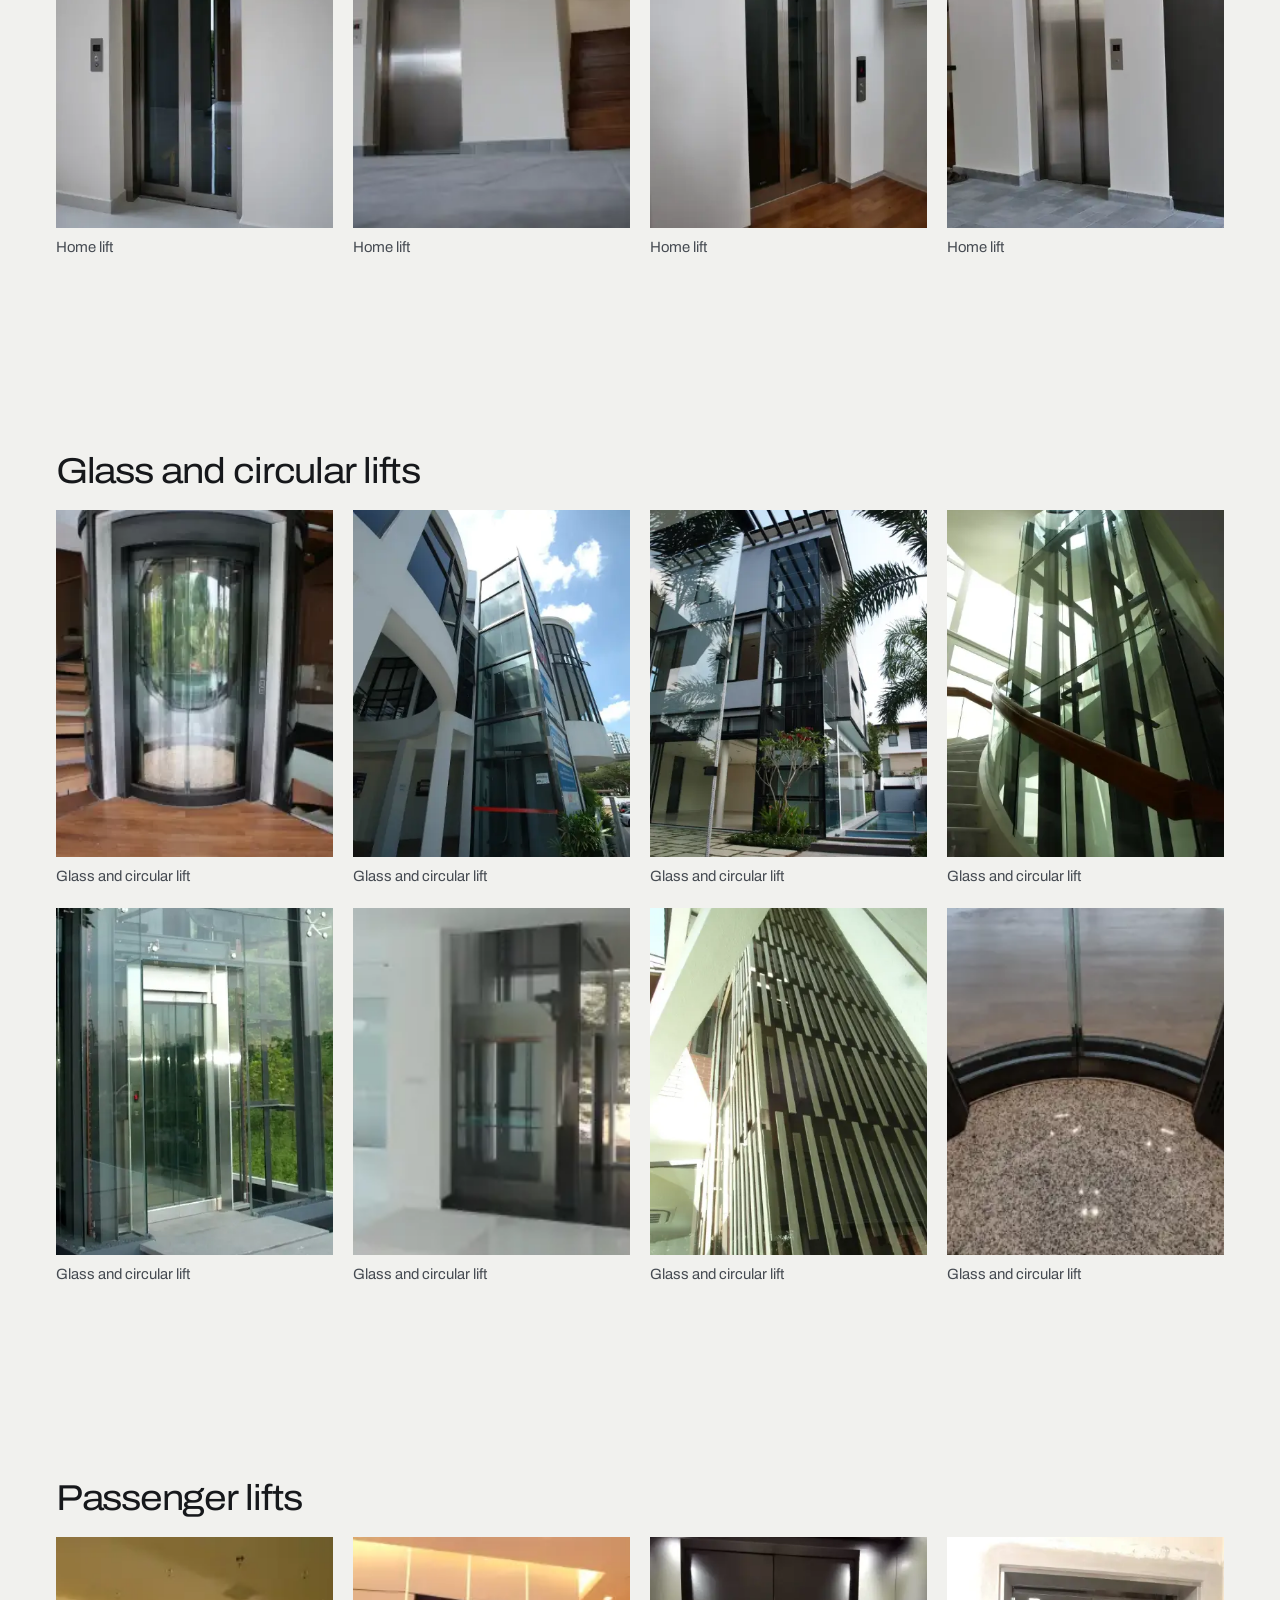
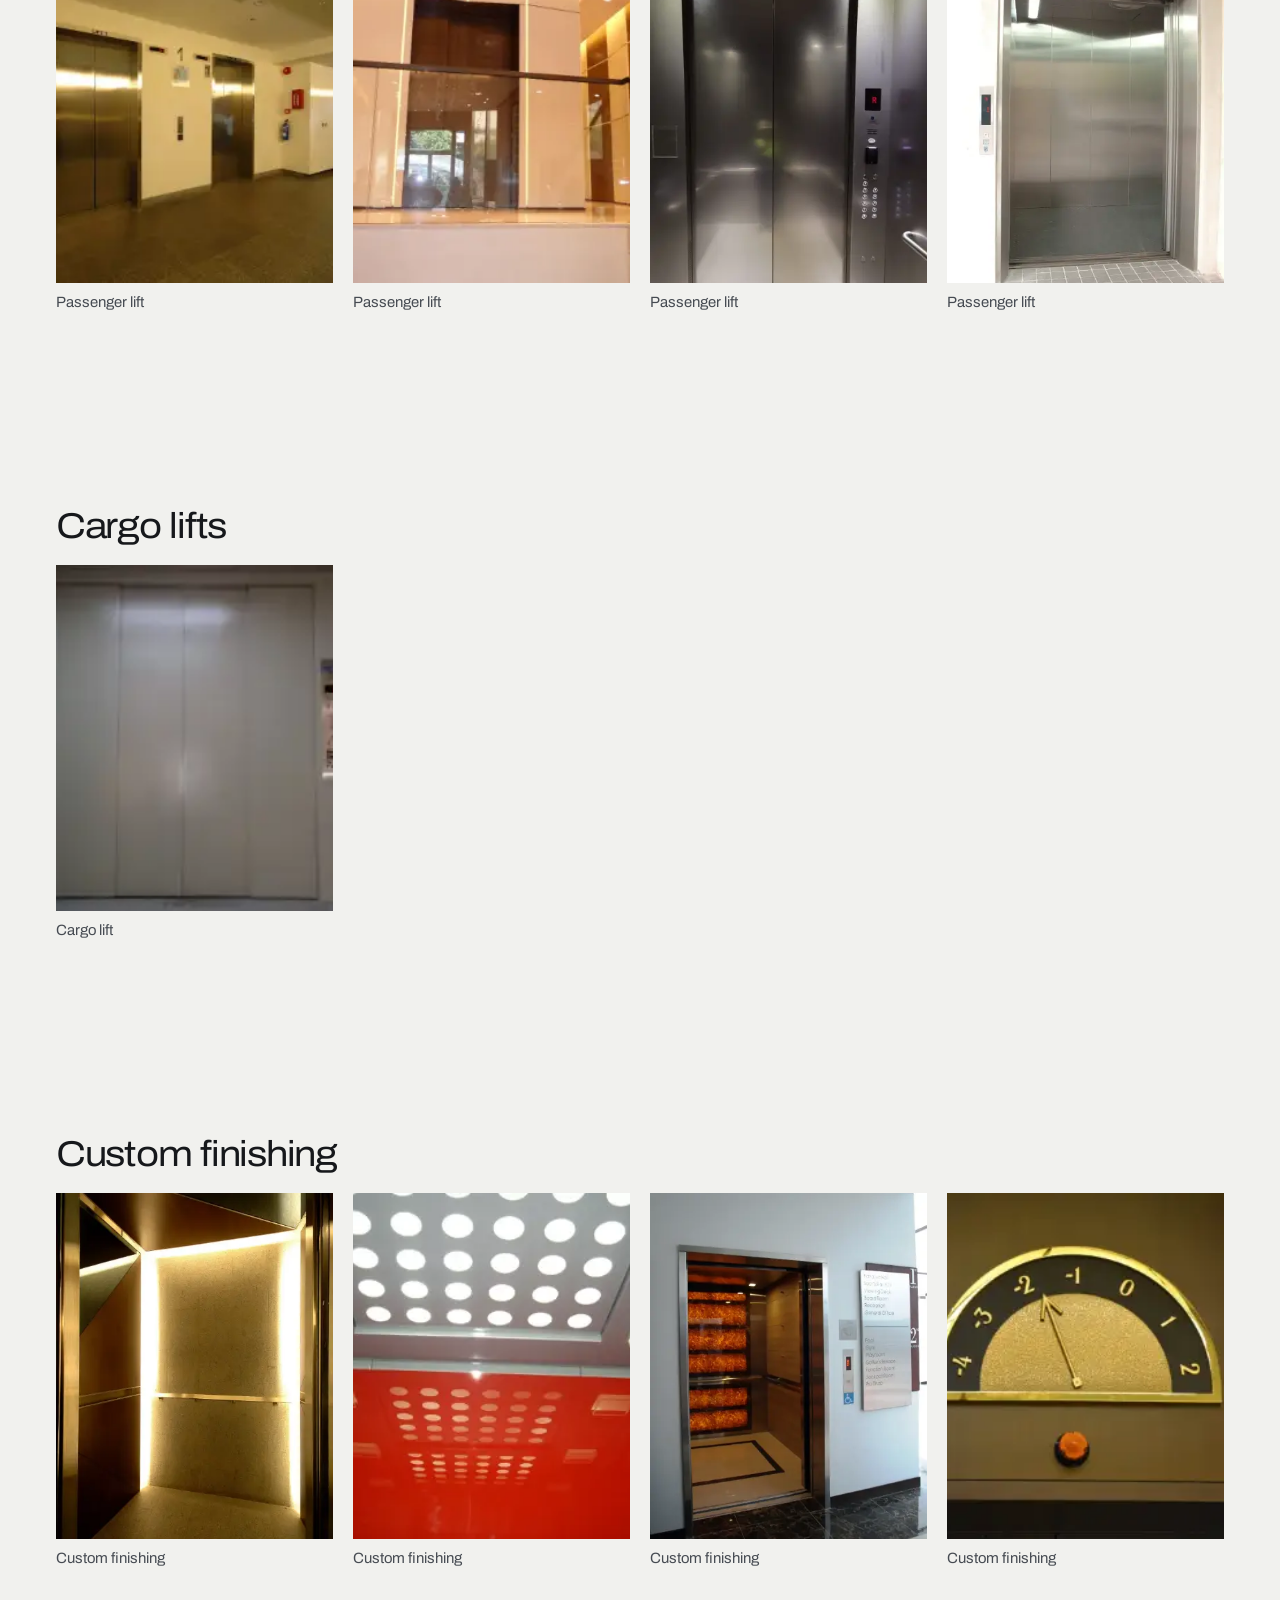
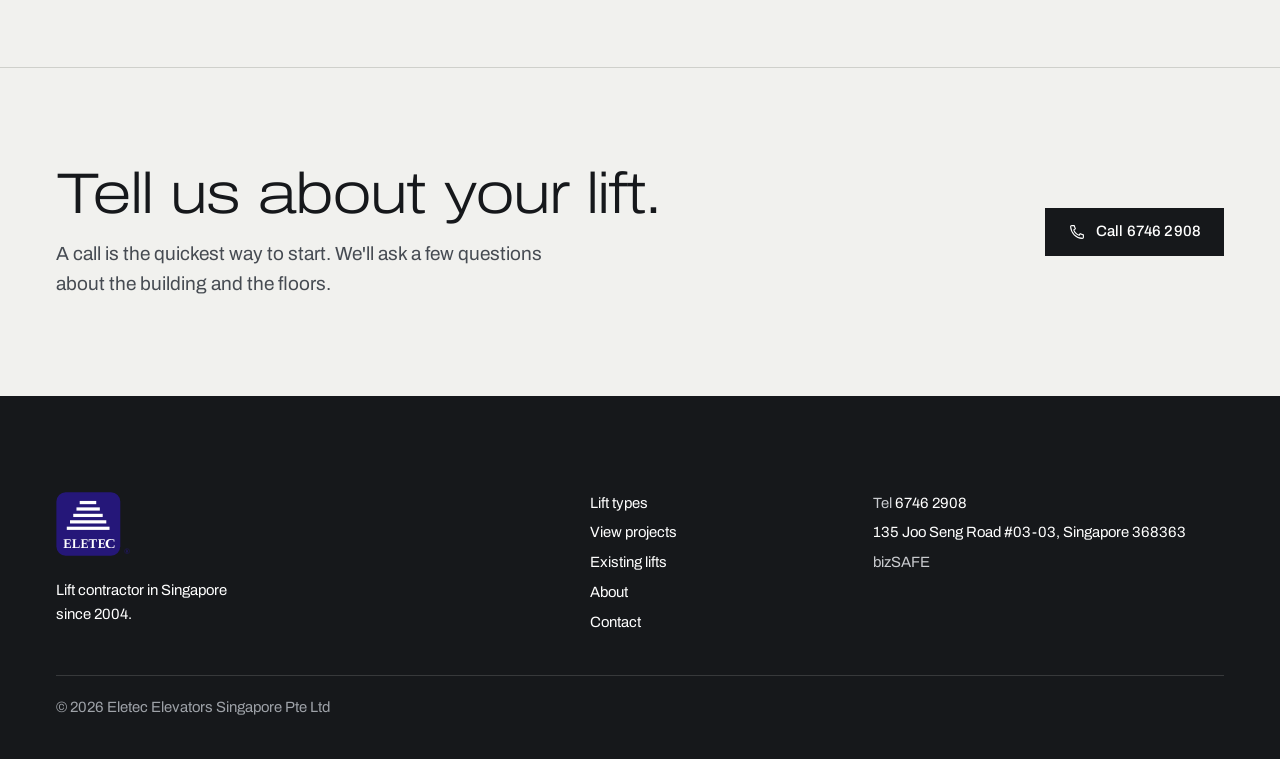
<file: projects.html>
<!doctype html>
<html lang="en-SG">
<head>
<meta charset="utf-8">
<meta name="viewport" content="width=device-width, initial-scale=1, viewport-fit=cover">
<title>Projects | Eletec Elevators Singapore</title>
<meta name="description" content="Photos of lifts installed by Eletec in Singapore: home lifts, glass and circular lifts, passenger lifts, cargo lifts and custom finishing.">
<meta name="robots" content="noindex, nofollow">
<link rel="canonical" href="https://eletec.com.sg/projects.html">
<meta property="og:type" content="website">
<meta property="og:site_name" content="Eletec Elevators Singapore">
<meta property="og:title" content="Projects | Eletec Elevators Singapore">
<meta property="og:description" content="Photos of lifts installed by Eletec in Singapore: home lifts, glass and circular lifts, passenger lifts, cargo lifts and custom finishing.">
<meta property="og:image" content="https://eletec.com.sg/img/og-eletec.jpg">
<meta property="og:image:width" content="1200"><meta property="og:image:height" content="630">
<meta name="twitter:card" content="summary_large_image">
<meta name="theme-color" content="#1f1c5c">
<link rel="icon" href="img/eletec-favicon.svg" type="image/svg+xml">
<link rel="apple-touch-icon" href="img/eletec-touch-180.png">
<link rel="preload" href="fonts/archivo-wdth-latin.woff2" as="font" type="font/woff2" crossorigin>
<link rel="stylesheet" href="css/site.css?v=1795293241">
<script type="application/ld+json">{"@context":"https://schema.org","@type":"HomeAndConstructionBusiness","name":"Eletec Elevators Singapore Pte Ltd","url":"https://eletec.com.sg/","telephone":"+65 6746 2908","foundingDate":"2004","image":"https://eletec.com.sg/img/og-eletec.jpg","address":{"@type":"PostalAddress","streetAddress":"135 Joo Seng Road #03-03","addressLocality":"Singapore","postalCode":"368363","addressCountry":"SG"},"areaServed":"Singapore","description":"Lift contractor in Singapore since 2004: home lifts, glass and circular lifts, passenger and cargo lifts. New installation, upgrading, maintenance and emergency response."}</script>
<meta name="x-zh-title" content="项目案例｜Eletec Elevators Singapore"><meta name="x-zh-description" content="Eletec 在新加坡安装的电梯照片：家用电梯、玻璃及圆形电梯、客梯、货梯和定制装饰。">
<script>try{if(localStorage.getItem('eletec-lang')==='zh'){var h=document.documentElement;h.lang='zh-Hans';var t=document.querySelector('title');t.setAttribute('data-en',t.textContent);t.textContent=document.querySelector('meta[name=x-zh-title]').content;}}catch(e){}</script>
</head>
<body>
<a class="skip" href="#main"><span class="l-en">Skip to content</span><span class="l-zh" lang="zh-Hans">跳到正文</span></a>
<header class="site-header">
  <div class="wrap">
    <a class="brand" href="index.html"><img class="brand__logo" src="img/eletec-logo.svg" width="206" height="179" alt="Eletec home" data-zh-alt="Eletec 首页"></a>
    <nav class="nav" aria-label="Main" data-zh-aria-label="主导航"><ul><li><a href="index.html#types"><span class="l-en">Lift types</span><span class="l-zh" lang="zh-Hans">电梯类型</span></a></li><li class="has-dd"><a href="projects.html" aria-current="page"><span class="l-en">View projects</span><span class="l-zh" lang="zh-Hans">查看项目</span></a><button class="dd-btn" type="button" aria-expanded="false" aria-controls="dd-projects" aria-label="Show projects by lift type" data-zh-aria-label="按电梯类型显示项目"><svg viewBox="0 0 24 24" fill="none" stroke="currentColor" stroke-width="1.5" aria-hidden="true"><path d="M6 9l6 6 6-6"/></svg></button><ul class="dd" id="dd-projects"><li><a href="projects.html"><span class="l-en">All projects</span><span class="l-zh" lang="zh-Hans">全部项目</span></a></li><li><a href="projects.html#home"><span class="l-en">Home lifts</span><span class="l-zh" lang="zh-Hans">家用电梯</span></a></li><li><a href="projects.html#glass"><span class="l-en">Glass and circular lifts</span><span class="l-zh" lang="zh-Hans">玻璃及圆形电梯</span></a></li><li><a href="projects.html#passenger"><span class="l-en">Passenger lifts</span><span class="l-zh" lang="zh-Hans">客梯</span></a></li><li><a href="projects.html#cargo"><span class="l-en">Cargo lifts</span><span class="l-zh" lang="zh-Hans">货梯</span></a></li><li><a href="projects.html#custom"><span class="l-en">Custom finishing</span><span class="l-zh" lang="zh-Hans">定制装饰</span></a></li></ul></li><li><a href="existing-lifts.html"><span class="l-en">Existing lifts</span><span class="l-zh" lang="zh-Hans">现有电梯</span></a></li><li><a href="about.html"><span class="l-en">About</span><span class="l-zh" lang="zh-Hans">关于我们</span></a></li><li><a href="contact.html"><span class="l-en">Contact</span><span class="l-zh" lang="zh-Hans">联系我们</span></a></li></ul></nav>
    <div class="header-actions">
      <a class="btn btn--ghost btn--sm header-wa" href="#" data-wa hidden><svg viewBox="0 0 24 24" fill="none" stroke="currentColor" stroke-width="1.5" aria-hidden="true"><path d="M4 20l1.2-4A8.5 8.5 0 1 1 8.3 19Z"/><path d="M9 8.6c0 3.3 2.7 6.4 6.3 6.4l.9-1.6-1.9-.9-.8.8a4.5 4.5 0 0 1-2.4-2.4l.8-.8-.9-1.9Z"/></svg>WhatsApp</a>
      <a class="btn btn--solid btn--sm header-call" href="tel:+6567462908"><svg viewBox="0 0 24 24" fill="none" stroke="currentColor" stroke-width="1.5" aria-hidden="true"><path d="M5 3.5h3.2l1.6 4.3-2.1 1.4a11 11 0 0 0 7.1 7.1l1.4-2.1 4.3 1.6V19a1.5 1.5 0 0 1-1.6 1.5A16.5 16.5 0 0 1 3.5 5.1 1.5 1.5 0 0 1 5 3.5Z"/></svg><span class="l-en">Call 6746 2908</span><span class="l-zh" lang="zh-Hans">致电 6746 2908</span></a>
      <button class="lang-toggle" type="button" data-lang-toggle aria-label="Language / 语言"><span class="lt-en">EN</span><span class="lt-sep" aria-hidden="true">|</span><span class="lt-zh" lang="zh-Hans">中文</span></button>
      <button class="menu-btn" type="button" data-menu-open aria-expanded="false" aria-controls="menu"><i></i><span class="l-en">Menu</span><span class="l-zh" lang="zh-Hans">菜单</span></button>
    </div>
  </div>
</header>
<div class="menu on-dark" id="menu" data-open="false" aria-label="Menu" data-zh-aria-label="菜单">
  <div class="menu__top"><a class="brand" href="index.html"><img class="brand__logo" src="img/eletec-logo.svg" width="206" height="179" alt="Eletec home" data-zh-alt="Eletec 首页"></a><button class="menu-btn" type="button" data-menu-close><span class="l-en">Close</span><span class="l-zh" lang="zh-Hans">关闭</span></button></div>
  <nav aria-label="Menu" data-zh-aria-label="菜单"><ul><li><a class="menu__link" href="index.html"><span class="l-en">Home</span><span class="l-zh" lang="zh-Hans">首页</span><svg viewBox="0 0 24 24" fill="none" stroke="currentColor" stroke-width="1.5" aria-hidden="true"><path d="M4 12h15M13 6l6 6-6 6"/></svg></a></li><li><a class="menu__link" href="index.html#types"><span class="l-en">Lift types</span><span class="l-zh" lang="zh-Hans">电梯类型</span><svg viewBox="0 0 24 24" fill="none" stroke="currentColor" stroke-width="1.5" aria-hidden="true"><path d="M4 12h15M13 6l6 6-6 6"/></svg></a></li><li><a class="menu__link" href="existing-lifts.html"><span class="l-en">Existing lifts</span><span class="l-zh" lang="zh-Hans">现有电梯</span><svg viewBox="0 0 24 24" fill="none" stroke="currentColor" stroke-width="1.5" aria-hidden="true"><path d="M4 12h15M13 6l6 6-6 6"/></svg></a></li><li><a class="menu__link" href="about.html"><span class="l-en">About</span><span class="l-zh" lang="zh-Hans">关于我们</span><svg viewBox="0 0 24 24" fill="none" stroke="currentColor" stroke-width="1.5" aria-hidden="true"><path d="M4 12h15M13 6l6 6-6 6"/></svg></a></li><li><a class="menu__link" href="contact.html"><span class="l-en">Contact</span><span class="l-zh" lang="zh-Hans">联系我们</span><svg viewBox="0 0 24 24" fill="none" stroke="currentColor" stroke-width="1.5" aria-hidden="true"><path d="M4 12h15M13 6l6 6-6 6"/></svg></a></li><li class="menu__acc"><button class="menu__link menu__toggle" type="button" aria-expanded="false" aria-controls="menu-projects" data-acc><span class="l-en">View projects</span><span class="l-zh" lang="zh-Hans">查看项目</span><svg viewBox="0 0 24 24" fill="none" stroke="currentColor" stroke-width="1.5" aria-hidden="true"><path d="M6 9l6 6 6-6"/></svg></button><ul class="menu__subs" id="menu-projects" hidden><li><a class="menu__sub" href="projects.html"><span class="l-en">All projects</span><span class="l-zh" lang="zh-Hans">全部项目</span></a></li><li><a class="menu__sub" href="projects.html#home"><span class="l-en">Home lifts</span><span class="l-zh" lang="zh-Hans">家用电梯</span></a></li><li><a class="menu__sub" href="projects.html#glass"><span class="l-en">Glass and circular lifts</span><span class="l-zh" lang="zh-Hans">玻璃及圆形电梯</span></a></li><li><a class="menu__sub" href="projects.html#passenger"><span class="l-en">Passenger lifts</span><span class="l-zh" lang="zh-Hans">客梯</span></a></li><li><a class="menu__sub" href="projects.html#cargo"><span class="l-en">Cargo lifts</span><span class="l-zh" lang="zh-Hans">货梯</span></a></li><li><a class="menu__sub" href="projects.html#custom"><span class="l-en">Custom finishing</span><span class="l-zh" lang="zh-Hans">定制装饰</span></a></li></ul></li></ul></nav>
  <div class="menu__foot">
    <a class="btn btn--light" href="tel:+6567462908"><svg viewBox="0 0 24 24" fill="none" stroke="currentColor" stroke-width="1.5" aria-hidden="true"><path d="M5 3.5h3.2l1.6 4.3-2.1 1.4a11 11 0 0 0 7.1 7.1l1.4-2.1 4.3 1.6V19a1.5 1.5 0 0 1-1.6 1.5A16.5 16.5 0 0 1 3.5 5.1 1.5 1.5 0 0 1 5 3.5Z"/></svg><span class="l-en">Call 6746 2908</span><span class="l-zh" lang="zh-Hans">致电 6746 2908</span></a>
    <a class="btn btn--ghost" href="#" data-wa hidden><svg viewBox="0 0 24 24" fill="none" stroke="currentColor" stroke-width="1.5" aria-hidden="true"><path d="M4 20l1.2-4A8.5 8.5 0 1 1 8.3 19Z"/><path d="M9 8.6c0 3.3 2.7 6.4 6.3 6.4l.9-1.6-1.9-.9-.8.8a4.5 4.5 0 0 1-2.4-2.4l.8-.8-.9-1.9Z"/></svg>WhatsApp</a>
  </div>
</div>
<main id="main"><section class="page-hero">
  <img src="img/stair-home-640.webp" srcset="img/stair-home-400.webp 400w, img/stair-home-640.webp 640w, img/stair-home-1080.webp 1080w, img/stair-home-1600.webp 1600w, img/stair-home-2200.webp 2200w, img/stair-home-2880.webp 2880w" sizes="100vw" width="640" height="453" alt="A home lift beside a floating staircase" data-zh-alt="悬浮楼梯旁的家用电梯" fetchpriority="high" decoding="async">
  <div class="page-hero__copy wrap"><h1 class="display"><span class="l-en">Projects</span><span class="l-zh" lang="zh-Hans">项目案例</span></h1><p><span class="l-en">Lifts we have installed, grouped by lift type.</span><span class="l-zh" lang="zh-Hans">我们安装过的电梯，按类型分类。</span></p></div>
</section>
<section class="section--tight" style="padding-bottom:0"><div class="wrap"><nav class="cat-nav" aria-label="Lift types" data-zh-aria-label="电梯类型"><a href="#home"><span class="l-en">Home lifts</span><span class="l-zh" lang="zh-Hans">家用电梯</span></a><a href="#glass"><span class="l-en">Glass and circular lifts</span><span class="l-zh" lang="zh-Hans">玻璃及圆形电梯</span></a><a href="#passenger"><span class="l-en">Passenger lifts</span><span class="l-zh" lang="zh-Hans">客梯</span></a><a href="#cargo"><span class="l-en">Cargo lifts</span><span class="l-zh" lang="zh-Hans">货梯</span></a><a href="#custom"><span class="l-en">Custom finishing</span><span class="l-zh" lang="zh-Hans">定制装饰</span></a></nav></div></section>
<section class="section--tight proj" id="home"><div class="wrap"><h2 class="display h-m"><span class="l-en">Home lifts</span><span class="l-zh" lang="zh-Hans">家用电梯</span></h2><div class="pgrid"><figure><img src="img/stair-home-640.webp" srcset="img/stair-home-400.webp 400w, img/stair-home-640.webp 640w, img/stair-home-1080.webp 1080w, img/stair-home-1600.webp 1600w, img/stair-home-2200.webp 2200w, img/stair-home-2880.webp 2880w" sizes="(min-width: 900px) 22vw, 46vw" width="640" height="453" alt="A home lift beside a floating staircase" data-zh-alt="悬浮楼梯旁的家用电梯" loading="lazy" decoding="async"><figcaption><span class="l-en">Home lift</span><span class="l-zh" lang="zh-Hans">家用电梯</span></figcaption></figure><figure><img src="img/bronze-doors-640.webp" srcset="img/bronze-doors-400.webp 400w, img/bronze-doors-640.webp 640w, img/bronze-doors-1080.webp 1080w, img/bronze-doors-1600.webp 1600w" sizes="(min-width: 900px) 22vw, 46vw" width="640" height="480" alt="A home lift with dark-framed glass doors beside a timber stair" data-zh-alt="木楼梯旁、深色框玻璃门的家用电梯" loading="lazy" decoding="async"><figcaption><span class="l-en">Home lift</span><span class="l-zh" lang="zh-Hans">家用电梯</span></figcaption></figure><figure><img src="img/timber-corridor-640.webp" srcset="img/timber-corridor-400.webp 400w, img/timber-corridor-640.webp 640w, img/timber-corridor-1080.webp 1080w, img/timber-corridor-1600.webp 1600w" sizes="(min-width: 900px) 22vw, 46vw" width="640" height="426" alt="A lift set into a timber-panelled hallway" data-zh-alt="嵌入木饰面走廊的电梯" loading="lazy" decoding="async"><figcaption><span class="l-en">Home lift</span><span class="l-zh" lang="zh-Hans">家用电梯</span></figcaption></figure><figure><img src="img/steel-timber-640.webp" srcset="img/steel-timber-400.webp 400w, img/steel-timber-640.webp 640w, img/steel-timber-1080.webp 1080w, img/steel-timber-1600.webp 1600w" sizes="(min-width: 900px) 22vw, 46vw" width="640" height="854" alt="A steel lift door framed in timber and stone" data-zh-alt="木材与石材框边的钢制电梯门" loading="lazy" decoding="async"><figcaption><span class="l-en">Home lift</span><span class="l-zh" lang="zh-Hans">家用电梯</span></figcaption></figure><figure><img src="img/glass-door-home-640.webp" srcset="img/glass-door-home-400.webp 400w, img/glass-door-home-640.webp 640w, img/glass-door-home-1080.webp 1080w" sizes="(min-width: 900px) 22vw, 46vw" width="640" height="853" alt="A home lift with tall glass-panel doors" data-zh-alt="高玻璃面板门的家用电梯" loading="lazy" decoding="async"><figcaption><span class="l-en">Home lift</span><span class="l-zh" lang="zh-Hans">家用电梯</span></figcaption></figure><figure><img src="img/stair-landing-640.webp" srcset="img/stair-landing-400.webp 400w, img/stair-landing-640.webp 640w, img/stair-landing-1080.webp 1080w, img/stair-landing-1600.webp 1600w" sizes="(min-width: 900px) 22vw, 46vw" width="640" height="480" alt="A stainless-steel lift door on a stair landing" data-zh-alt="楼梯平台上的不锈钢电梯门" loading="lazy" decoding="async"><figcaption><span class="l-en">Home lift</span><span class="l-zh" lang="zh-Hans">家用电梯</span></figcaption></figure><figure><img src="img/compact-door-640.webp" srcset="img/compact-door-400.webp 400w, img/compact-door-640.webp 640w, img/compact-door-1080.webp 1080w" sizes="(min-width: 900px) 22vw, 46vw" width="640" height="853" alt="A lift with glass-panel doors in a white room" data-zh-alt="白色空间里的玻璃面板门电梯" loading="lazy" decoding="async"><figcaption><span class="l-en">Home lift</span><span class="l-zh" lang="zh-Hans">家用电梯</span></figcaption></figure><figure><img src="img/accessible-door-640.webp" srcset="img/accessible-door-400.webp 400w, img/accessible-door-640.webp 640w, img/accessible-door-1080.webp 1080w" sizes="(min-width: 900px) 22vw, 46vw" width="640" height="853" alt="A stainless-steel lift door with a call button" data-zh-alt="带呼梯按钮的不锈钢电梯门" loading="lazy" decoding="async"><figcaption><span class="l-en">Home lift</span><span class="l-zh" lang="zh-Hans">家用电梯</span></figcaption></figure></div></div></section>
<section class="section--tight proj" id="glass"><div class="wrap"><h2 class="display h-m"><span class="l-en">Glass and circular lifts</span><span class="l-zh" lang="zh-Hans">玻璃及圆形电梯</span></h2><div class="pgrid"><figure><img src="img/circular-ground-640.webp" srcset="img/circular-ground-400.webp 400w, img/circular-ground-640.webp 640w, img/circular-ground-1080.webp 1080w, img/circular-ground-1600.webp 1600w, img/circular-ground-2200.webp 2200w, img/circular-ground-2880.webp 2880w" sizes="(min-width: 900px) 22vw, 46vw" width="640" height="480" alt="A circular glass lift beside a spiral staircase" data-zh-alt="螺旋楼梯旁的圆形玻璃电梯" loading="lazy" decoding="async"><figcaption><span class="l-en">Glass and circular lift</span><span class="l-zh" lang="zh-Hans">玻璃及圆形电梯</span></figcaption></figure><figure><img src="img/glass-shaft-640.webp" srcset="img/glass-shaft-400.webp 400w, img/glass-shaft-640.webp 640w, img/glass-shaft-1080.webp 1080w, img/glass-shaft-1600.webp 1600w" sizes="(min-width: 900px) 22vw, 46vw" width="640" height="963" alt="A glass lift shaft on the outside of a curved white building" data-zh-alt="弧形白色建筑外侧的玻璃电梯井" loading="lazy" decoding="async"><figcaption><span class="l-en">Glass and circular lift</span><span class="l-zh" lang="zh-Hans">玻璃及圆形电梯</span></figcaption></figure><figure><img src="img/glass-villa-640.webp" srcset="img/glass-villa-400.webp 400w, img/glass-villa-640.webp 640w, img/glass-villa-1080.webp 1080w, img/glass-villa-1600.webp 1600w" sizes="(min-width: 900px) 22vw, 46vw" width="640" height="853" alt="A glass lift shaft on the outside of a house among palm trees" data-zh-alt="棕榈树间、住宅外侧的玻璃电梯井" loading="lazy" decoding="async"><figcaption><span class="l-en">Glass and circular lift</span><span class="l-zh" lang="zh-Hans">玻璃及圆形电梯</span></figcaption></figure><figure><img src="img/glass-curve-640.webp" srcset="img/glass-curve-400.webp 400w, img/glass-curve-640.webp 640w, img/glass-curve-1080.webp 1080w, img/glass-curve-1600.webp 1600w" sizes="(min-width: 900px) 22vw, 46vw" width="640" height="853" alt="A glass lift shaft beside a curved timber handrail" data-zh-alt="弧形木扶手旁的玻璃电梯井道" loading="lazy" decoding="async"><figcaption><span class="l-en">Glass and circular lift</span><span class="l-zh" lang="zh-Hans">玻璃及圆形电梯</span></figcaption></figure><figure><img src="img/glass-doors-640.webp" srcset="img/glass-doors-400.webp 400w, img/glass-doors-640.webp 640w, img/glass-doors-889.webp 889w" sizes="(min-width: 900px) 22vw, 46vw" width="640" height="932" alt="Glass lift doors with greenery behind" data-zh-alt="背后是绿植的玻璃电梯门" loading="lazy" decoding="async"><figcaption><span class="l-en">Glass and circular lift</span><span class="l-zh" lang="zh-Hans">玻璃及圆形电梯</span></figcaption></figure><figure><img src="img/white-house-glass-640.webp" srcset="img/white-house-glass-400.webp 400w, img/white-house-glass-640.webp 640w, img/white-house-glass-1080.webp 1080w, img/white-house-glass-1600.webp 1600w" sizes="(min-width: 900px) 22vw, 46vw" width="640" height="360" alt="A glass lift beside full-height windows in a white room" data-zh-alt="白色空间里、落地窗旁的玻璃电梯" loading="lazy" decoding="async"><figcaption><span class="l-en">Glass and circular lift</span><span class="l-zh" lang="zh-Hans">玻璃及圆形电梯</span></figcaption></figure><figure><img src="img/timber-louvre-640.webp" srcset="img/timber-louvre-400.webp 400w, img/timber-louvre-640.webp 640w, img/timber-louvre-1080.webp 1080w, img/timber-louvre-1600.webp 1600w, img/timber-louvre-2400.webp 2400w, img/timber-louvre-2880.webp 2880w" sizes="(min-width: 900px) 22vw, 46vw" width="640" height="853" alt="A lift shaft behind timber louvres" data-zh-alt="木百叶后的电梯井" loading="lazy" decoding="async"><figcaption><span class="l-en">Glass and circular lift</span><span class="l-zh" lang="zh-Hans">玻璃及圆形电梯</span></figcaption></figure><figure><img src="img/circular-floor-640.webp" srcset="img/circular-floor-400.webp 400w, img/circular-floor-640.webp 640w, img/circular-floor-1080.webp 1080w, img/circular-floor-1600.webp 1600w" sizes="(min-width: 900px) 22vw, 46vw" width="640" height="480" alt="Looking down into a circular lift car through its open doors" data-zh-alt="透过打开的门，俯视圆形电梯轿厢" loading="lazy" decoding="async"><figcaption><span class="l-en">Glass and circular lift</span><span class="l-zh" lang="zh-Hans">玻璃及圆形电梯</span></figcaption></figure></div></div></section>
<section class="section--tight proj" id="passenger"><div class="wrap"><h2 class="display h-m"><span class="l-en">Passenger lifts</span><span class="l-zh" lang="zh-Hans">客梯</span></h2><div class="pgrid"><figure><img src="img/lobby-pair-640.webp" srcset="img/lobby-pair-400.webp 400w, img/lobby-pair-640.webp 640w, img/lobby-pair-1080.webp 1080w, img/lobby-pair-1600.webp 1600w, img/lobby-pair-2400.webp 2400w, img/lobby-pair-2880.webp 2880w" sizes="(min-width: 900px) 22vw, 46vw" width="640" height="426" alt="Two stainless-steel passenger lifts in a building lobby" data-zh-alt="建筑大堂里的两部不锈钢客梯" loading="lazy" decoding="async"><figcaption><span class="l-en">Passenger lift</span><span class="l-zh" lang="zh-Hans">客梯</span></figcaption></figure><figure><img src="img/lobby-glass-640.webp" srcset="img/lobby-glass-400.webp 400w, img/lobby-glass-640.webp 640w, img/lobby-glass-1080.webp 1080w, img/lobby-glass-1600.webp 1600w" sizes="(min-width: 900px) 22vw, 46vw" width="640" height="480" alt="A passenger lift in a warm-lit lobby" data-zh-alt="暖色灯光大堂里的客梯" loading="lazy" decoding="async"><figcaption><span class="l-en">Passenger lift</span><span class="l-zh" lang="zh-Hans">客梯</span></figcaption></figure><figure><img src="img/cabin-steel-640.webp" srcset="img/cabin-steel-400.webp 400w, img/cabin-steel-640.webp 640w, img/cabin-steel-998.webp 998w" sizes="(min-width: 900px) 22vw, 46vw" width="640" height="823" alt="Inside a stainless-steel lift car, facing the doors" data-zh-alt="不锈钢电梯轿厢内部，面向电梯门" loading="lazy" decoding="async"><figcaption><span class="l-en">Passenger lift</span><span class="l-zh" lang="zh-Hans">客梯</span></figcaption></figure><figure><img src="img/cabin-open-640.webp" srcset="img/cabin-open-400.webp 400w, img/cabin-open-640.webp 640w, img/cabin-open-1080.webp 1080w" sizes="(min-width: 900px) 22vw, 46vw" width="640" height="963" alt="A stainless-steel lift car with its doors open" data-zh-alt="开着门的不锈钢电梯轿厢" loading="lazy" decoding="async"><figcaption><span class="l-en">Passenger lift</span><span class="l-zh" lang="zh-Hans">客梯</span></figcaption></figure></div></div></section>
<section class="section--tight proj" id="cargo"><div class="wrap"><h2 class="display h-m"><span class="l-en">Cargo lifts</span><span class="l-zh" lang="zh-Hans">货梯</span></h2><div class="pgrid"><figure><img src="img/wide-doors-640.webp" srcset="img/wide-doors-400.webp 400w, img/wide-doors-640.webp 640w, img/wide-doors-1080.webp 1080w, img/wide-doors-1600.webp 1600w" sizes="(min-width: 900px) 22vw, 46vw" width="640" height="360" alt="Wide stainless-steel lift doors" data-zh-alt="宽大的不锈钢电梯门" loading="lazy" decoding="async"><figcaption><span class="l-en">Cargo lift</span><span class="l-zh" lang="zh-Hans">货梯</span></figcaption></figure></div></div></section>
<section class="section--tight proj" id="custom"><div class="wrap"><h2 class="display h-m"><span class="l-en">Custom finishing</span><span class="l-zh" lang="zh-Hans">定制装饰</span></h2><div class="pgrid"><figure><img src="img/cabin-gold-640.webp" srcset="img/cabin-gold-400.webp 400w, img/cabin-gold-640.webp 640w, img/cabin-gold-1080.webp 1080w, img/cabin-gold-1600.webp 1600w" sizes="(min-width: 900px) 22vw, 46vw" width="640" height="963" alt="A lift cabin with warm lighting along the walls" data-zh-alt="墙面带暖色灯光的电梯轿厢" loading="lazy" decoding="async"><figcaption><span class="l-en">Custom finishing</span><span class="l-zh" lang="zh-Hans">定制装饰</span></figcaption></figure><figure><img src="img/cabin-ceiling-640.webp" srcset="img/cabin-ceiling-400.webp 400w, img/cabin-ceiling-640.webp 640w, img/cabin-ceiling-1080.webp 1080w" sizes="(min-width: 900px) 22vw, 46vw" width="640" height="480" alt="A lift cabin ceiling with round lights" data-zh-alt="带圆形灯的电梯轿厢天花板" loading="lazy" decoding="async"><figcaption><span class="l-en">Custom finishing</span><span class="l-zh" lang="zh-Hans">定制装饰</span></figcaption></figure><figure><img src="img/cabin-amber-640.webp" srcset="img/cabin-amber-400.webp 400w, img/cabin-amber-640.webp 640w, img/cabin-amber-1080.webp 1080w" sizes="(min-width: 900px) 22vw, 46vw" width="640" height="820" alt="An open lift cabin with an amber feature wall" data-zh-alt="琥珀色装饰墙的电梯轿厢，门已打开" loading="lazy" decoding="async"><figcaption><span class="l-en">Custom finishing</span><span class="l-zh" lang="zh-Hans">定制装饰</span></figcaption></figure><figure><img src="img/floor-dial-640.webp" srcset="img/floor-dial-400.webp 400w, img/floor-dial-640.webp 640w, img/floor-dial-1080.webp 1080w, img/floor-dial-1600.webp 1600w" sizes="(min-width: 900px) 22vw, 46vw" width="640" height="427" alt="A brass floor-indicator dial above a lift door" data-zh-alt="电梯门上方的黄铜楼层指示盘" loading="lazy" decoding="async"><figcaption><span class="l-en">Custom finishing</span><span class="l-zh" lang="zh-Hans">定制装饰</span></figcaption></figure></div></div></section>
<section class="section--tight rule"><div class="wrap cta-band">
  <div><h2 class="display"><span class="l-en">Tell us about your lift.</span><span class="l-zh" lang="zh-Hans">告诉我们您的电梯情况。</span></h2><p class="muted" style="margin-top:14px;max-width:46ch"><span class="l-en">A call is the quickest way to start. We'll ask a few questions about the building and the floors.</span><span class="l-zh" lang="zh-Hans">打个电话是最快的开始方式。我们会了解一下建筑和楼层的情况。</span></p></div>
  <div class="actions"><a class="btn btn--solid" href="tel:+6567462908"><svg viewBox="0 0 24 24" fill="none" stroke="currentColor" stroke-width="1.5" aria-hidden="true"><path d="M5 3.5h3.2l1.6 4.3-2.1 1.4a11 11 0 0 0 7.1 7.1l1.4-2.1 4.3 1.6V19a1.5 1.5 0 0 1-1.6 1.5A16.5 16.5 0 0 1 3.5 5.1 1.5 1.5 0 0 1 5 3.5Z"/></svg><span class="l-en">Call 6746 2908</span><span class="l-zh" lang="zh-Hans">致电 6746 2908</span></a><a class="btn btn--ghost" href="#" data-wa hidden><svg viewBox="0 0 24 24" fill="none" stroke="currentColor" stroke-width="1.5" aria-hidden="true"><path d="M4 20l1.2-4A8.5 8.5 0 1 1 8.3 19Z"/><path d="M9 8.6c0 3.3 2.7 6.4 6.3 6.4l.9-1.6-1.9-.9-.8.8a4.5 4.5 0 0 1-2.4-2.4l.8-.8-.9-1.9Z"/></svg>WhatsApp</a></div>
</div></section>
</main><footer class="site-footer on-dark">
  <div class="wrap">
    <div class="foot">
      <div>
        <a class="brand brand--foot" href="index.html"><img class="brand__logo" src="img/eletec-logo.svg" width="206" height="179" alt="Eletec home" data-zh-alt="Eletec 首页"></a>
        <p class="foot__tag"><span class="l-en">Lift contractor in Singapore since 2004.</span><span class="l-zh" lang="zh-Hans">自2004年起的新加坡电梯承包商。</span></p>
      </div>
      <div><ul><li><a href="index.html#types"><span class="l-en">Lift types</span><span class="l-zh" lang="zh-Hans">电梯类型</span></a></li><li><a href="projects.html"><span class="l-en">View projects</span><span class="l-zh" lang="zh-Hans">查看项目</span></a></li><li><a href="existing-lifts.html"><span class="l-en">Existing lifts</span><span class="l-zh" lang="zh-Hans">现有电梯</span></a></li><li><a href="about.html"><span class="l-en">About</span><span class="l-zh" lang="zh-Hans">关于我们</span></a></li><li><a href="contact.html"><span class="l-en">Contact</span><span class="l-zh" lang="zh-Hans">联系我们</span></a></li></ul></div>
      <div>
        <ul>
          <li><span class="l-en">Tel</span><span class="l-zh" lang="zh-Hans">电话</span> <a href="tel:+6567462908">6746 2908</a></li>
          <li><a href="https://www.google.com/maps/search/?api=1&query=135+Joo+Seng+Road+Singapore+368363" rel="noopener">135 Joo Seng Road #03-03, Singapore 368363</a></li>
          <li>bizSAFE</li>
        </ul>
      </div>
    </div>
    <div class="foot__base"><span>© 2026 Eletec Elevators Singapore Pte Ltd</span></div>
  </div>
</footer>
<nav class="callbar" aria-label="Quick contact" data-zh-aria-label="快速联系">
  <a class="cb-call" href="tel:+6567462908"><svg viewBox="0 0 24 24" fill="none" stroke="currentColor" stroke-width="1.5" aria-hidden="true"><path d="M5 3.5h3.2l1.6 4.3-2.1 1.4a11 11 0 0 0 7.1 7.1l1.4-2.1 4.3 1.6V19a1.5 1.5 0 0 1-1.6 1.5A16.5 16.5 0 0 1 3.5 5.1 1.5 1.5 0 0 1 5 3.5Z"/></svg><span class="l-en">Call 6746 2908</span><span class="l-zh" lang="zh-Hans">致电 6746 2908</span></a>
  <a class="cb-wa" href="#" data-wa hidden><svg viewBox="0 0 24 24" fill="none" stroke="currentColor" stroke-width="1.5" aria-hidden="true"><path d="M4 20l1.2-4A8.5 8.5 0 1 1 8.3 19Z"/><path d="M9 8.6c0 3.3 2.7 6.4 6.3 6.4l.9-1.6-1.9-.9-.8.8a4.5 4.5 0 0 1-2.4-2.4l.8-.8-.9-1.9Z"/></svg>WhatsApp</a>
</nav>
<script src="config.js"></script>
<script src="js/site.js?v=1795293241" defer></script>
</body>
</html>
</file>
<file: css/site.css>
/* Eletec preview — "the lift lobby". Plain CSS, no build step. */
@font-face {
  font-family: "Archivo";
  font-style: normal;
  font-weight: 100 900;
  font-stretch: 62% 125%;
  font-display: swap;
  src: url("../fonts/archivo-wdth-latin.woff2") format("woff2");
  unicode-range: U+0000-00FF, U+0131, U+0152-0153, U+02BB-02BC, U+02C6, U+02DA, U+02DC, U+0304, U+0308, U+0329, U+2000-206F, U+20AC, U+2122, U+2191, U+2193, U+2212, U+2215, U+FEFF, U+FFFD;
}

:root {
  --plaster: #f1f1ee;
  --plaster-2: #e6e6e1;
  --ink: #16181b;
  --ink-2: #464b52;
  --steel: #9aa0a6;
  --rule: #cfd0cb;
  --indigo: #1f1c5c;
  --indigo-2: #2a2672;
  --indigo-ink: #d9d8f0;
  --amber: #ffb648;
  --white: #fff;

  --font: "Archivo", "PingFang SC", "Hiragino Sans GB", "Noto Sans SC", "Noto Sans CJK SC", "Microsoft YaHei", "Source Han Sans SC", system-ui, -apple-system, "Segoe UI", sans-serif;
  --wide: 125%;

  --gutter: clamp(16px, 4.5vw, 56px);
  --max: 1360px;
  --space-1: 8px; --space-2: 16px; --space-3: 24px; --space-4: 40px;
  --space-5: clamp(56px, 8vw, 96px); --space-6: clamp(88px, 13vw, 176px);

  --step--1: clamp(0.875rem, 0.85rem + 0.1vw, 0.9375rem);
  --step-0: clamp(1.0625rem, 1rem + 0.25vw, 1.1875rem);
  --step-1: clamp(1.25rem, 1.1rem + 0.6vw, 1.5rem);
  --step-2: clamp(1.6rem, 1.3rem + 1.3vw, 2.25rem);
  --step-3: clamp(2.1rem, 1.5rem + 2.6vw, 3.6rem);
  --step-4: clamp(2.6rem, 1.6rem + 4.6vw, 5.6rem);

  --ease-out: cubic-bezier(0.16, 1, 0.3, 1);
  --header-h: 64px;
  --bar-h: 0px;
}

*, *::before, *::after { box-sizing: border-box; }
[hidden] { display: none !important; }
html { -webkit-text-size-adjust: 100%; scroll-padding-top: calc(var(--header-h) + 16px); }
body {
  margin: 0; background: var(--plaster); color: var(--ink);
  font-family: var(--font); font-size: var(--step-0); line-height: 1.6;
  font-stretch: 100%; hyphens: none; -webkit-hyphens: none; overflow-wrap: normal;
  text-rendering: optimizeLegibility; -webkit-font-smoothing: antialiased;
  padding-bottom: var(--bar-h);
}
img { display: block; max-width: 100%; height: auto; }
figure { margin: 0; }
a { color: inherit; text-decoration-thickness: 1px; text-underline-offset: 0.22em; }
::selection { background: var(--indigo); color: var(--white); }
:focus-visible { outline: 2px solid var(--indigo); outline-offset: 3px; }
.on-dark :focus-visible, .field :focus-visible { outline-color: var(--amber); }
h1, h2, h3, h4 { margin: 0; font-weight: 400; line-height: 1.06; text-wrap: balance; letter-spacing: -0.015em; }
p { margin: 0; text-wrap: pretty; }
.wrap { width: 100%; max-width: var(--max); margin-inline: auto; padding-inline: var(--gutter); }
.sr-only { position: absolute !important; width: 1px; height: 1px; padding: 0; margin: -1px; overflow: hidden; clip: rect(0 0 0 0); white-space: nowrap; border: 0; }
.skip { position: absolute; left: 12px; top: -60px; z-index: 100; background: var(--ink); color: var(--white); padding: 10px 14px; }
.skip:focus { top: 12px; }

/* Display type: Archivo opened up wide */
.display { font-stretch: var(--wide); font-weight: 260; letter-spacing: -0.035em; }
.h-xl { font-size: var(--step-4); }
.h-l { font-size: var(--step-3); }
.h-m { font-size: var(--step-2); font-stretch: 112%; font-weight: 400; }
.h-s { font-size: var(--step-1); font-weight: 500; letter-spacing: -0.005em; }
.lede { font-size: var(--step-1); line-height: 1.5; color: var(--ink-2); max-width: 36ch; }
.prose { max-width: 62ch; color: var(--ink-2); }
.prose p + p { margin-top: 1em; }
.muted { color: var(--ink-2); }

/* ---------- Header ---------- */
.site-header {
  position: sticky; top: 0; inset: 0 0 auto 0; z-index: 50; height: var(--header-h);
  display: flex; align-items: center;
  background: var(--plaster);
  border-bottom: 1px solid var(--rule);
}
.site-header .wrap { display: flex; align-items: center; justify-content: space-between; gap: 24px; }
.brand { display: inline-flex; align-items: center; gap: 10px; text-decoration: none; min-height: 44px; }
.brand__logo { width: auto; height: 46px; flex: none; }
.menu .brand__logo { height: 46px; }
.brand--foot .brand__logo { height: 64px; }
.nav { display: none; }
.nav ul { list-style: none; margin: 0; padding: 0; display: flex; gap: clamp(14px, 1.6vw, 28px); }
.nav a { text-decoration: none; font-size: 15px; padding: 10px 0; display: inline-block; position: relative; }
.nav a::after { content: ""; position: absolute; left: 0; right: 0; bottom: 4px; height: 1px; background: currentColor; opacity: 0; transition: opacity .15s; }
.nav a:hover::after, .nav a[aria-current="page"]::after { opacity: 1; }
.header-actions { display: flex; align-items: center; gap: 8px; }
.btn {
  display: inline-flex; align-items: center; justify-content: center; gap: 10px;
  min-height: 48px; padding: 0 22px; border: 1px solid currentColor; border-radius: 0;
  font: 500 15px/1 var(--font); letter-spacing: 0.01em; text-decoration: none; cursor: pointer;
  background: transparent; color: inherit; transition: background-color .15s, color .15s, border-color .15s;
}
.btn svg { width: 18px; height: 18px; flex: none; }
.btn--solid { background: var(--ink); color: var(--white); border-color: var(--ink); }
.btn--solid:hover { background: var(--indigo); border-color: var(--indigo); }
.btn--light { background: var(--white); color: var(--ink); border-color: var(--white); }
.btn--light:hover { background: var(--plaster-2); border-color: var(--plaster-2); }
.btn--ghost:hover { background: var(--ink); color: var(--white); border-color: var(--ink); }
.on-dark .btn--ghost:hover { background: var(--white); color: var(--indigo); border-color: var(--white); }
.btn--sm { min-height: 44px; padding: 0 16px; font-size: 14px; }
.header-call, .header-wa { display: none; }
.menu-btn { display: inline-flex; align-items: center; gap: 10px; min-height: 44px; padding: 0 4px; background: none; border: 0; color: inherit; font: 500 15px var(--font); cursor: pointer; }
.menu-btn i { display: grid; gap: 5px; width: 22px; }
.menu-btn i::before, .menu-btn i::after { content: ""; height: 1.5px; background: currentColor; }

@media (min-width: 1100px) {
  .nav { display: block; }
  .menu-btn { display: none; }
  .header-call, .header-wa { display: inline-flex; }
}

/* Projects dropdown (desktop) */
.has-dd { position: relative; display: flex; align-items: center; }
.dd-btn { background: none; border: 0; color: inherit; width: 28px; height: 44px; display: grid; place-items: center; cursor: pointer; padding: 0; }
.dd-btn svg { width: 16px; height: 16px; transition: transform .15s; }
.has-dd.is-open .dd-btn svg { transform: rotate(180deg); }
.nav .dd { display: none; position: absolute; top: 100%; left: -16px; min-width: 260px; margin: 0; padding: 8px 0; flex-direction: column; gap: 0; background: var(--white, #fff); color: var(--ink); border: 1px solid var(--rule); box-shadow: 0 12px 32px rgba(0,0,0,.12); z-index: 70; }
.has-dd.is-open .dd, .has-dd:hover .dd, .has-dd:focus-within .dd { display: flex; }
.nav .dd a { display: block; padding: 11px 20px; white-space: nowrap; }
.nav .dd a::after { display: none; }
.nav .dd a:hover { background: var(--plaster-2); }
.menu ul.menu__subs { margin: 0 0 12px; border: 0; padding-left: 4px; }
.menu__subs li { border: 0; }
.menu button.menu__toggle { -webkit-appearance: none; appearance: none; border-radius: 0; margin: 0; width: 100%; display: flex; justify-content: space-between; align-items: center; padding: 14px 0; background: none; border: 0; color: inherit; cursor: pointer; text-align: left; font-family: var(--font); font-size: clamp(1.5rem, 6vw, 2rem); font-stretch: 115%; font-weight: inherit; }
.menu button.menu__toggle svg { width: 22px; height: 22px; opacity: .6; transition: transform .2s; }
.menu__toggle[aria-expanded="true"] svg { transform: rotate(180deg); }
.menu__sub, .menu a.menu__sub { display: block; padding: 12px 0 12px 14px; text-decoration: none; font-size: 1.05rem; opacity: .8; border-left: 1px solid rgba(255,255,255,.25); }

/* Menu panel (mobile) — a lobby directory board */
.menu {
  position: fixed; inset: 0; z-index: 60; background: var(--indigo); color: var(--white);
  display: flex; flex-direction: column; padding: 0 var(--gutter) calc(24px + env(safe-area-inset-bottom));
  overflow-y: auto; overscroll-behavior: contain;
  visibility: hidden; opacity: 0; transition: opacity .15s, visibility 0s .15s;
}
.menu[data-open="true"] { visibility: visible; opacity: 1; transition: opacity .15s; }
.menu__top { flex: none; height: var(--header-h); display: flex; align-items: center; justify-content: space-between; }
.menu ul { list-style: none; margin: 24px 0 0; padding: 0; border-top: 1px solid rgba(255,255,255,.18); }
.menu li { border-bottom: 1px solid rgba(255,255,255,.18); }
.menu a.menu__link { display: flex; justify-content: space-between; align-items: center; padding: 14px 0; text-decoration: none; font-size: clamp(1.5rem, 6vw, 2rem); font-stretch: 115%; font-weight: 300; }
.menu a.menu__link svg { width: 20px; height: 20px; opacity: .6; }
.menu__foot { margin-top: auto; display: grid; gap: 10px; padding-top: 24px; }
.menu__foot .btn { width: 100%; }

/* ---------- Call bar (phones) ---------- */
.callbar {
  position: fixed; left: 0; right: 0; bottom: 0; z-index: 45;
  display: flex; gap: 1px; background: var(--rule);
  padding-bottom: env(safe-area-inset-bottom); border-top: 1px solid var(--rule);
}
.callbar a, .callbar button {
  flex: 1; display: flex; align-items: center; justify-content: center; gap: 10px; min-height: 56px;
  font: 500 16px var(--font); text-decoration: none; border: 0; cursor: pointer;
}
.callbar svg { width: 20px; height: 20px; }
.callbar .cb-call { background: var(--ink); color: var(--white); }
.callbar .cb-wa { background: var(--plaster); color: var(--ink); }
@media (max-width: 1099px) { :root { --bar-h: calc(56px + env(safe-area-inset-bottom)); } }
@media (min-width: 1100px) { .callbar { display: none; } }

/* ---------- Home hero: one still photo ---------- */
.hero { position: relative; height: min(calc(100svh - var(--header-h)), 980px); min-height: 540px; background: var(--indigo); color: var(--white); overflow: hidden; }
.hero > img { position: absolute; inset: 0; width: 100%; height: 100%; object-fit: cover; object-position: 50% 50%; }
.hero::after { content: ""; position: absolute; inset: 0; background: linear-gradient(to top, rgba(8,8,22,.92) 0%, rgba(8,8,22,.78) 42%, rgba(8,8,22,.25) 70%, rgba(8,8,22,0) 85%); }
.hero__copy { position: absolute; z-index: 1; left: 0; right: 0; bottom: 0; padding-bottom: calc(var(--space-5) + var(--bar-h)); }
.hero__copy h1 { font-size: clamp(2.2rem, 1.4rem + 3.6vw, 4.6rem); max-width: 14ch; line-height: 1.04; }
.hero__copy p { margin-top: 20px; max-width: 40ch; font-size: var(--step-1); line-height: 1.45; color: #fff; }
.hero__actions { display: flex; gap: 10px; margin-top: 28px; }
@media (max-width: 520px) { .hero__actions .btn { flex: 1; padding: 0 12px; } .hero__actions small { display: none; } }
.hero__caption { display: none; }
@media (min-width: 900px) {
  .hero { display: grid; grid-template-columns: 5fr 7fr; height: min(calc(100svh - var(--header-h)), 900px); background: var(--indigo); }
  .hero::after { content: none; }
  .hero > img { position: relative; grid-column: 2; grid-row: 1; height: 100%; border-left: 1px solid var(--steel); }
  .hero__copy { position: relative; grid-column: 1; grid-row: 1; display: flex; flex-direction: column; justify-content: flex-end; padding: var(--space-5) clamp(24px, 4vw, 64px) var(--space-5) var(--gutter); max-width: none; margin: 0; }
  .hero__copy h1 { font-size: clamp(2.4rem, 0.6rem + 3.2vw, 4.4rem); }
  .hero__copy p { color: var(--indigo-ink); }
  .hero__caption { display: block; position: absolute; z-index: 1; right: var(--gutter); bottom: 24px; font-size: var(--step--1); color: #fff; background: rgba(8,8,22,.72); padding: 6px 12px; }
}
.btn small { font-weight: 400; font-size: var(--step--1); opacity: .8; }

/* ---------- Sections ---------- */
.section { padding-block: var(--space-6); }
.section--tight { padding-block: var(--space-5); }
.rule { border-top: 1px solid var(--rule); }

.intro { display: grid; gap: var(--space-5); }
.intro__text { font-weight: 260 !important; font-stretch: 125% !important; letter-spacing: -0.03em !important; }
.intro__text { font-size: var(--step-3); line-height: 1.1; max-width: 24ch; }
.plate { display: grid; grid-template-columns: 1fr; border-top: 1px solid var(--ink); }
.plate > div { padding: 16px 0 18px; border-bottom: 1px solid var(--rule); display: grid; gap: 4px; }
@media (min-width: 560px) { .plate > div { grid-template-columns: minmax(9rem, 40%) 1fr; gap: 16px; align-items: baseline; } }
.plate dt { white-space: nowrap; }
.plate dt { font-stretch: 118%; font-weight: 500; font-size: var(--step-1); letter-spacing: -0.01em; }
.plate dd a { text-decoration: none; border-bottom: 1px solid var(--rule); }
.plate__logo { width: 96px; height: auto; margin-top: 4px; }
.plate dd { margin: 0; color: var(--ink-2); font-size: var(--step--1); line-height: 1.5; }
@media (min-width: 900px) {
  .plate { grid-template-columns: repeat(3, 1fr); column-gap: 40px; }
  .plate > div { grid-template-columns: 1fr; gap: 6px; }
}

/* Floors: the same lift on three levels, shown still */
.floors { background: var(--indigo); color: var(--white); }
.floors__head { display: grid; gap: 18px; margin-bottom: var(--space-4); }
.floors__head h2 { font-size: var(--step-3); max-width: 16ch; }
.floors__head p { color: var(--indigo-ink); max-width: 46ch; }
.floors__grid { display: grid; gap: 16px; }
.floor { margin: 0; display: flex; flex-direction: column; }
.floor__media { aspect-ratio: 4 / 3; overflow: hidden; background: #07061a; }
.floor__media img { width: 100%; height: 100%; object-fit: cover; }
@media (min-width: 800px) {
  .floors__grid { grid-template-columns: 7fr 5fr; grid-template-rows: auto auto; gap: 24px 32px; }
  .floor--main { grid-row: 1 / span 2; }
  .floor--main .floor__media { aspect-ratio: auto; flex: 1; position: relative; min-height: 0; }
  .floor--main .floor__media img { position: absolute; inset: 0; }
  .floor:not(.floor--main) .floor__media { aspect-ratio: 4 / 3; }
}

.link { display: inline-flex; align-items: center; gap: 10px; font-weight: 500; text-decoration: none; min-height: 44px; border-bottom: 1px solid currentColor; }
.link svg { width: 18px; height: 18px; }
.link { transition: opacity .15s; }
.link:hover { opacity: .7; }
@media (min-width: 900px) {
  .kind { grid-template-columns: repeat(12, 1fr); align-items: end; gap: 0 32px; }
  .kind__media { grid-column: 1 / span 7; aspect-ratio: 5 / 4; }
  .kind__body { grid-column: 9 / span 4; padding-bottom: 8px; }
  .kind:nth-child(even) .kind__media { grid-column: 6 / span 7; grid-row: 1; }
  .kind:nth-child(even) .kind__body { grid-column: 1 / span 4; grid-row: 1; }
  .kind--tall .kind__media { aspect-ratio: 4 / 5; grid-column: 2 / span 5; }
  .kind--tall .kind__body { grid-column: 8 / span 4; }
}

/* Lift types: two large cards, then three */
.types { display: grid; gap: var(--space-5) 32px; }
.type { display: grid; align-content: start; gap: 12px; }
.type__media { display: block; overflow: hidden; background: var(--plaster-2); aspect-ratio: 4 / 3; margin-bottom: 8px; }
.type__media img { width: 100%; height: 100%; object-fit: cover; }
.type h3 { font-size: var(--step-2); font-stretch: 112%; font-weight: 300; }
.type p { color: var(--ink-2); max-width: 44ch; }
.type .link { justify-self: start; }
@media (min-width: 700px) { .types { grid-template-columns: repeat(2, 1fr); } }
@media (min-width: 900px) {
  .types { grid-template-columns: repeat(6, 1fr); }
  .type { grid-column: span 2; }
  .type--big { grid-column: span 3; }
  .type--big .type__media { aspect-ratio: 3 / 2; }
}

/* Indigo field */
.field { background: var(--indigo); color: var(--white); }
.field .muted, .field p { color: var(--indigo-ink); }
.services { display: grid; gap: var(--space-5); }
.svc-list { list-style: none; margin: 0; padding: 0; border-top: 1px solid rgba(255,255,255,.24); }
.svc-list li { border-bottom: 1px solid rgba(255,255,255,.24); }
.svc-list a { display: grid; grid-template-columns: 1fr auto; gap: 8px 20px; align-items: center; padding: 22px 0; text-decoration: none; }
.svc-list h3 { font-size: var(--step-2); font-stretch: 112%; font-weight: 300; color: var(--white); }
.svc-list p { grid-column: 1; font-size: var(--step--1); max-width: 46ch; }
.svc-list svg { grid-column: 2; grid-row: 1 / span 2; width: 22px; height: 22px; color: var(--white); }
.svc-list a { transition: opacity .15s; }
.svc-list a:hover { opacity: .75; }
.emergency { display: grid; gap: 16px; padding: 24px; background: var(--indigo-2); box-shadow: inset 0 0 0 1px rgba(255,255,255,.1); }
.emergency strong { font-size: var(--step-1); font-weight: 500; color: var(--white); }
@media (min-width: 900px) {
  .services { grid-template-columns: 5fr 7fr; column-gap: 64px; align-items: stretch; }
  .services__side { align-content: space-between; }
  .services__side { display: grid; gap: 24px; }
}

/* Full-bleed project */
.bleed { position: relative; overflow: hidden; height: min(92svh, 980px); min-height: 480px; background: var(--ink); color: var(--white); }
.bleed img { position: absolute; inset: 0; width: 100%; height: 100%; object-fit: cover; }
.bleed__copy { position: absolute; left: 0; right: 0; bottom: 0; padding: 140px var(--gutter) var(--space-4); background: linear-gradient(to top, rgba(10,10,20,.78), rgba(10,10,20,0)); }
.bleed__copy h2 { font-size: var(--step-3); }
.bleed__copy p { margin-top: 10px; color: rgba(255,255,255,.85); }

/* Close / contact */
.close { display: grid; gap: var(--space-5); }
.close h2 { font-size: var(--step-4); max-width: 13ch; }
.contact-list { display: grid; gap: 0; border-top: 1px solid var(--ink); }
.contact-list > div { display: grid; grid-template-columns: 7rem 1fr; gap: 16px; padding: 16px 0; border-bottom: 1px solid var(--rule); align-items: baseline; }
.contact-list dt { color: var(--ink-2); font-size: var(--step--1); }
.contact-list dd { margin: 0; font-size: var(--step-1); }
.contact-list dd a { text-decoration: none; border-bottom: 1px solid var(--rule); }
.contact-list dd a:hover { border-color: var(--ink); }
@media (min-width: 900px) { .close { grid-template-columns: 1fr 1fr; align-items: end; } }

/* ---------- Inner pages ---------- */
.page-hero { position: relative; height: min(78svh, 820px); min-height: 460px; overflow: hidden; background: var(--indigo); color: var(--white); }
.page-hero img { position: absolute; inset: 0; width: 100%; height: 100%; object-fit: cover; }
.page-hero::after { content: ""; position: absolute; inset: 0; background: linear-gradient(to top, rgba(10,10,26,.7), rgba(10,10,26,.05) 55%, rgba(10,10,26,.3)); }
.page-hero__copy { position: absolute; z-index: 2; left: 0; right: 0; bottom: 0; padding-bottom: var(--space-5); }
.page-hero h1 { font-size: var(--step-4); max-width: 14ch; }
.page-hero p { margin-top: 16px; font-size: var(--step-1); max-width: 40ch; color: rgba(255,255,255,.88); line-height: 1.45; }
.split { display: grid; gap: var(--space-4); }
@media (min-width: 900px) { .split { grid-template-columns: 5fr 7fr; column-gap: 64px; } .split--rev { grid-template-columns: 7fr 5fr; } }
.split h2 { font-size: var(--step-3); }

.figure { margin: 0; overflow: hidden; background: var(--plaster-2); }
.figure img { width: 100%; height: 100%; object-fit: cover; }
.figure figcaption { padding-top: 10px; font-size: var(--step--1); color: var(--ink-2); background: var(--plaster); }

.specs { list-style: none; margin: 0; padding: 0; border-top: 1px solid var(--ink); }
.specs li { padding: 20px 0; border-bottom: 1px solid var(--rule); display: grid; gap: 6px; }
@media (min-width: 700px) { .specs li { grid-template-columns: minmax(12rem, 32%) 1fr; gap: 24px; } }
.specs b { font-weight: 500; font-size: var(--step-1); font-stretch: 110%; letter-spacing: -0.01em; }
.specs span { color: var(--ink-2); }

.gallery { display: grid; gap: 12px; grid-template-columns: repeat(2, 1fr); }
.gallery figure { margin: 0; overflow: hidden; background: var(--plaster-2); aspect-ratio: 3 / 4; }
.gallery figure.wide { grid-column: span 2; aspect-ratio: 4 / 3; }
.gallery img { width: 100%; height: 100%; object-fit: cover; }
@media (min-width: 900px) {
  .gallery { grid-template-columns: repeat(12, 1fr); gap: 16px; }
  .gallery figure { grid-column: span 4; }
  .gallery figure.wide { grid-column: span 8; aspect-ratio: auto; }
  .gallery figure.half { grid-column: span 6; aspect-ratio: 4 / 3; }
}
/* Projects: even grid, lift-type captions */
.proj h2 { margin-bottom: 20px; }
.pgrid { display: grid; gap: 12px; grid-template-columns: repeat(2, 1fr); }
.pgrid figure { margin: 0; }
.pgrid img { width: 100%; aspect-ratio: 4 / 5; object-fit: cover; background: var(--plaster-2); }
.pgrid figcaption { padding-top: 8px; font-size: var(--step--1); color: var(--ink-2); }
@media (min-width: 900px) { .pgrid { grid-template-columns: repeat(4, 1fr); gap: 20px; } }
.about-cert { display: flex; align-items: center; gap: 24px; flex-wrap: wrap; }
.about-cert img { width: 140px; height: auto; }
.cat-nav { display: flex; flex-wrap: wrap; gap: 8px; margin-top: 24px; }
.cat-nav a { min-height: 44px; display: inline-flex; align-items: center; padding: 0 16px; border: 1px solid var(--rule); text-decoration: none; font-size: 15px; }
.cat-nav a:hover { border-color: var(--ink); }

.cta-band { display: grid; gap: 24px; align-items: center; }
.cta-band h2 { font-size: var(--step-3); max-width: 18ch; }
.cta-band .actions { display: flex; flex-wrap: wrap; gap: 10px; }
@media (min-width: 900px) { .cta-band { grid-template-columns: 1fr auto; } }

.checks { list-style: none; margin: 0; padding: 0; display: grid; gap: 0; border-top: 1px solid var(--ink); }
.checks li { display: grid; grid-template-columns: 28px 1fr; gap: 12px; padding: 16px 0; border-bottom: 1px solid var(--rule); }
.checks svg { width: 20px; height: 20px; margin-top: 4px; color: var(--indigo); }

.form { display: grid; gap: 18px; }
.form label { display: grid; gap: 8px; font-size: 15px; font-weight: 500; }
.form input, .form textarea, .form select {
  font: 400 17px/1.4 var(--font); color: var(--ink); background: var(--white);
  border: 1px solid var(--rule); border-radius: 0; padding: 12px 14px; min-height: 48px; width: 100%;
}
.form input:focus, .form textarea:focus, .form select:focus { outline: 2px solid var(--indigo); outline-offset: 0; border-color: var(--indigo); }
.form textarea { min-height: 130px; resize: vertical; }
.form__row { display: grid; gap: 18px; }
@media (min-width: 560px) { .form__row { grid-template-columns: 1fr 1fr; } }
.form .note { font-size: 14px; color: var(--ink-2); }
.map { aspect-ratio: 4 / 3; background: var(--plaster-2); border: 0; width: 100%; }
@media (min-width: 900px) { .map { aspect-ratio: 16 / 10; } }

/* ---------- Footer ---------- */
.site-footer { background: var(--ink); color: #c9cbcf; padding: var(--space-5) 0 calc(var(--space-4) + var(--bar-h)); font-size: var(--step--1); }
.site-footer a { color: var(--white); text-decoration: none; }
.site-footer a:hover { text-decoration: underline; }
.foot { display: grid; gap: 32px; }
.foot__tag { margin-top: 16px; color: var(--white); max-width: 24ch; }
.foot ul { list-style: none; margin: 0; padding: 0; display: grid; gap: 6px; }
.foot__base { margin-top: var(--space-4); padding-top: 20px; border-top: 1px solid rgba(255,255,255,.14); display: flex; flex-wrap: wrap; gap: 8px 24px; justify-content: space-between; color: #9ea2a8; }
@media (min-width: 900px) { .foot { grid-template-columns: 2fr 1fr 1.4fr; } }

@media (prefers-reduced-motion: reduce) {
  *, *::before, *::after { animation-duration: 0.01ms !important; transition-duration: 0.01ms !important; }
}

/* ---------- English / 中文 ---------- */
.l-zh { display: none; }
:root[lang|="zh"] .l-en { display: none; }
:root[lang|="zh"] .l-zh { display: inline; }
.lang-toggle { display: inline-flex; align-items: center; gap: 6px; min-height: 44px; padding: 0 10px; background: none; border: 1px solid var(--rule); color: inherit; font: 500 14px/1 var(--font); cursor: pointer; transition: border-color .15s; white-space: nowrap; }
.lang-toggle:hover { border-color: var(--ink); }
.lang-toggle .lt-sep { opacity: .35; }
.lang-toggle .lt-en, .lang-toggle .lt-zh { opacity: .45; }
:root:not([lang|="zh"]) .lang-toggle .lt-en, :root[lang|="zh"] .lang-toggle .lt-zh { opacity: 1; font-weight: 600; }
.menu .lang-toggle { border-color: rgba(255,255,255,.3); }
/* Chinese typography: system CJK fonts, no extra download */
:root[lang|="zh"] body { line-height: 1.75; letter-spacing: 0.01em; }
:root[lang|="zh"] h1, :root[lang|="zh"] h2, :root[lang|="zh"] h3, :root[lang|="zh"] .display, :root[lang|="zh"] .intro__text { letter-spacing: 0 !important; line-height: 1.25; }
:root[lang|="zh"] .display, :root[lang|="zh"] .intro__text { font-weight: 300 !important; }
:root[lang|="zh"] .hero__copy h1 { max-width: 9em; }
:root[lang|="zh"] .intro__text { max-width: 20em; }
:root[lang|="zh"] .plate dt, :root[lang|="zh"] .specs b { letter-spacing: 0; }

/* Two indigo sections in a row: share one block instead of doubling the padding */
.floors + .field { padding-top: 0; }
.floors + .field .services { border-top: 1px solid rgba(255,255,255,.18); padding-top: var(--space-5); }
.intro { gap: var(--space-4); }
</file>
